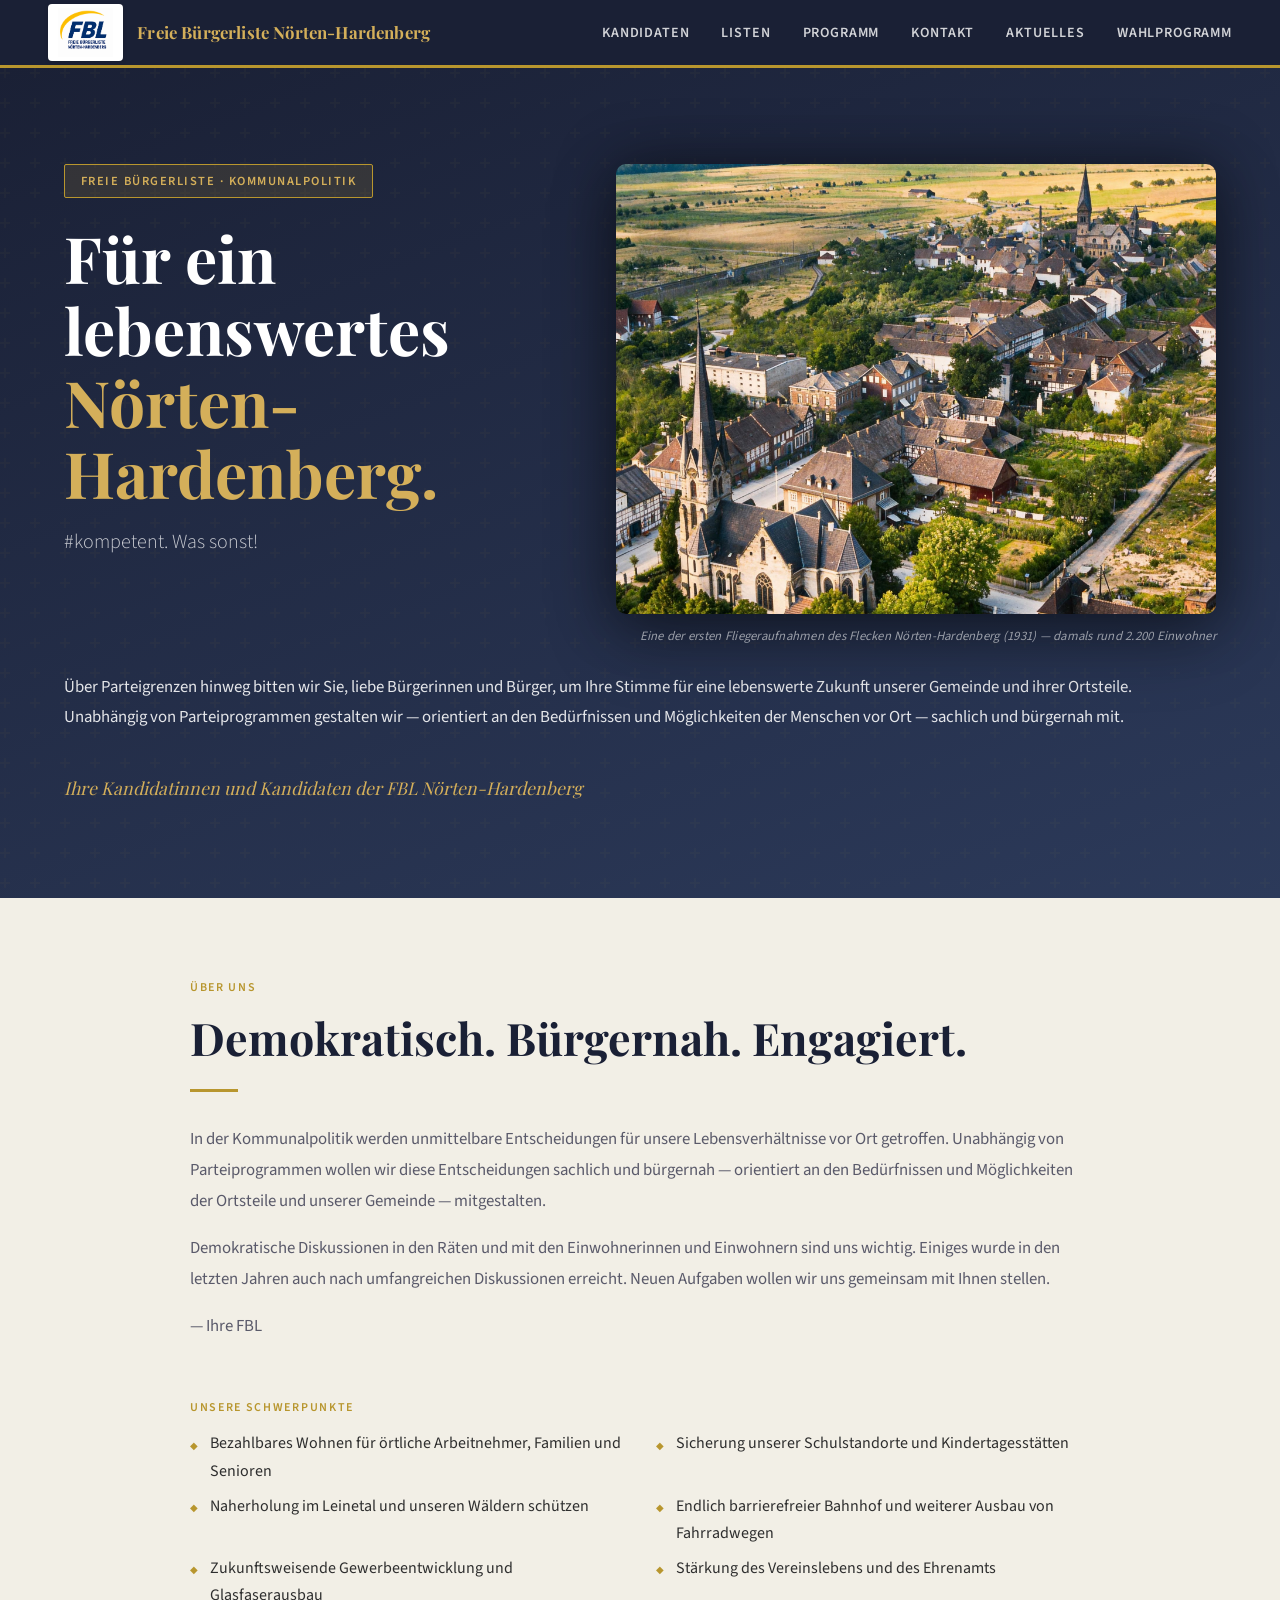
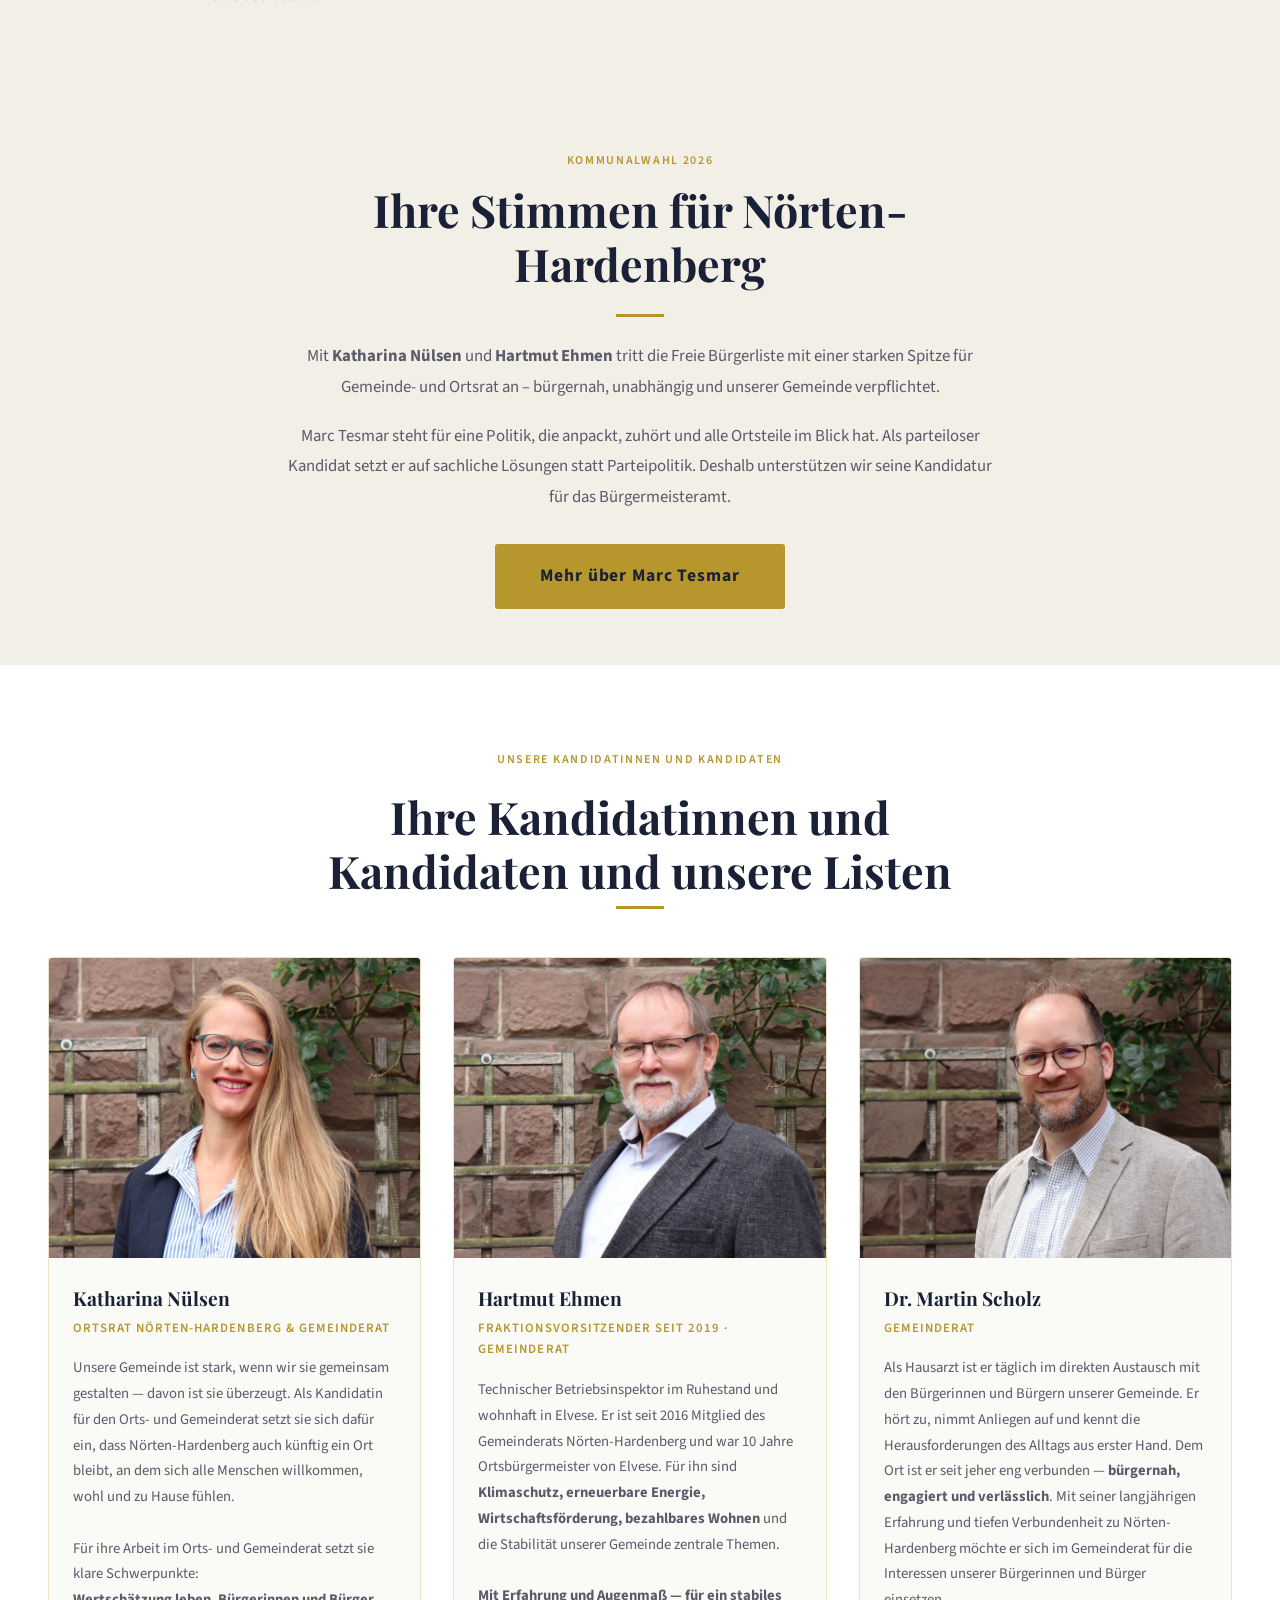
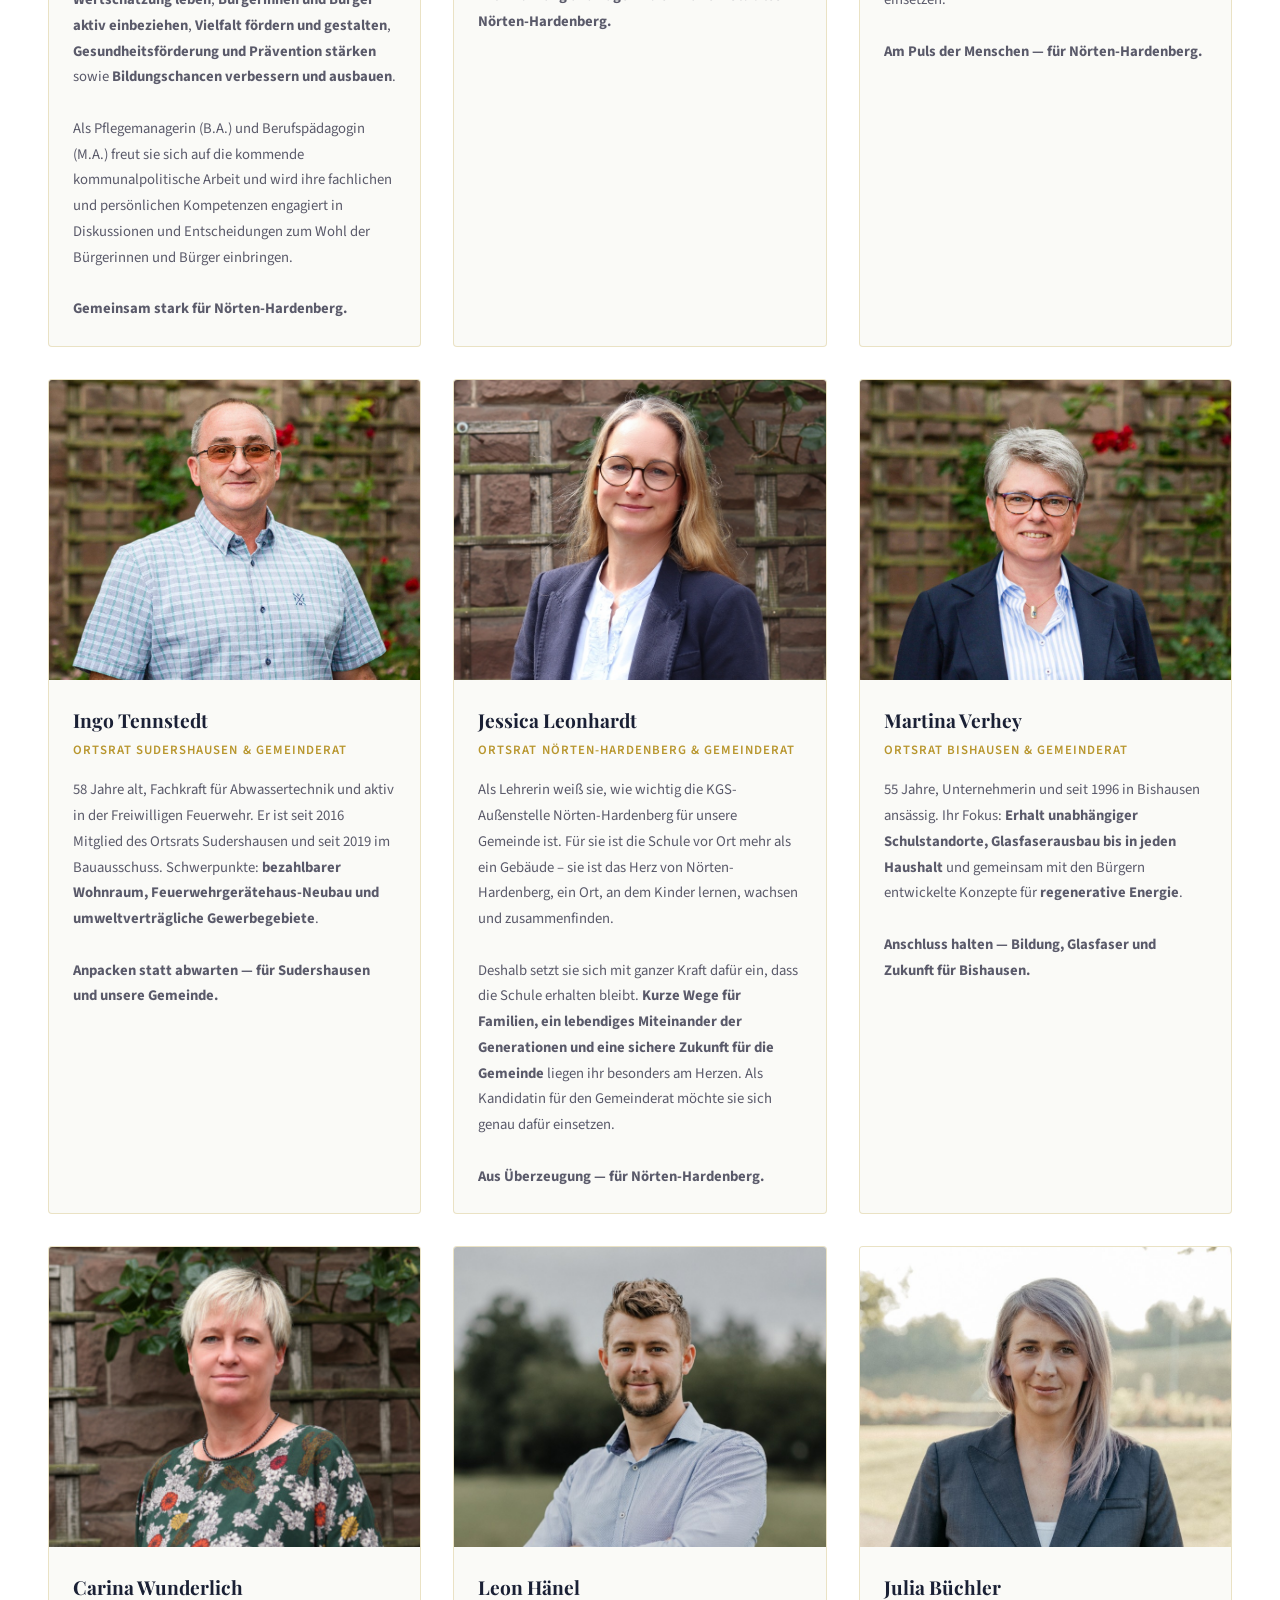
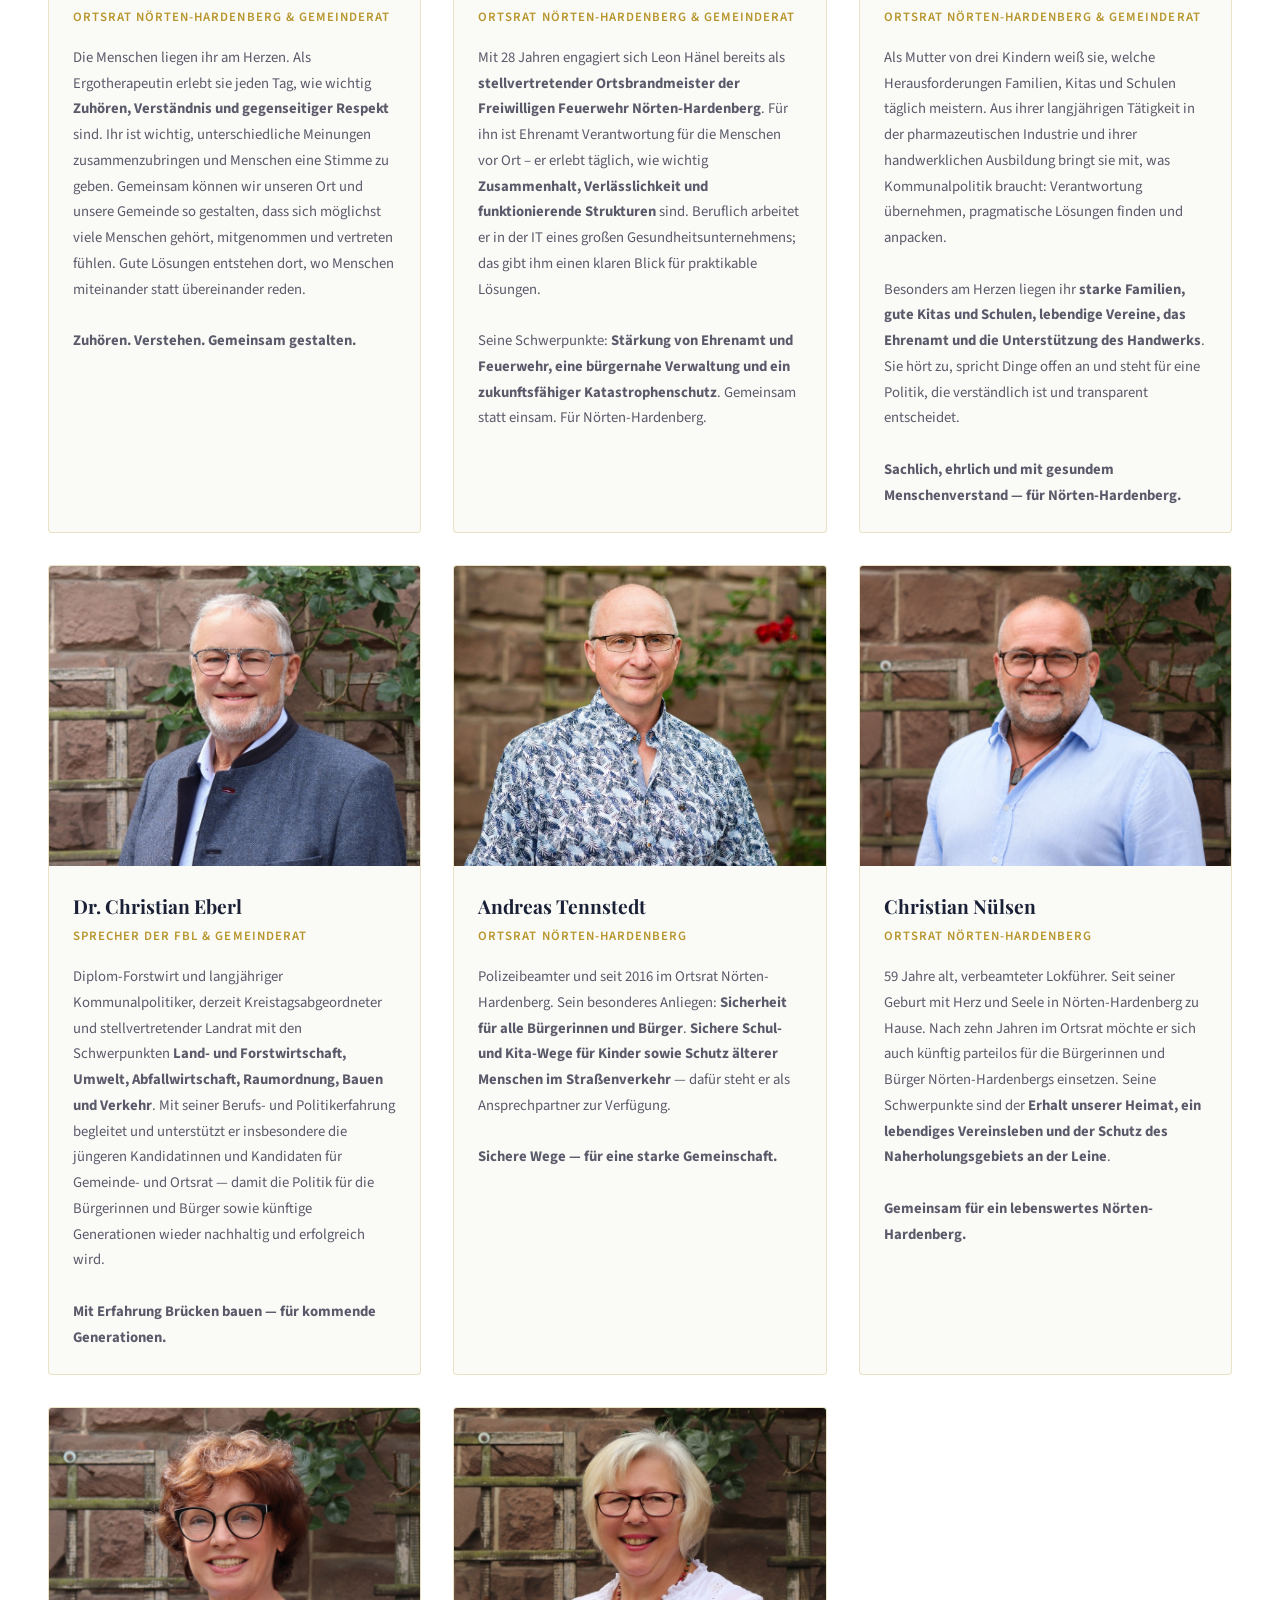
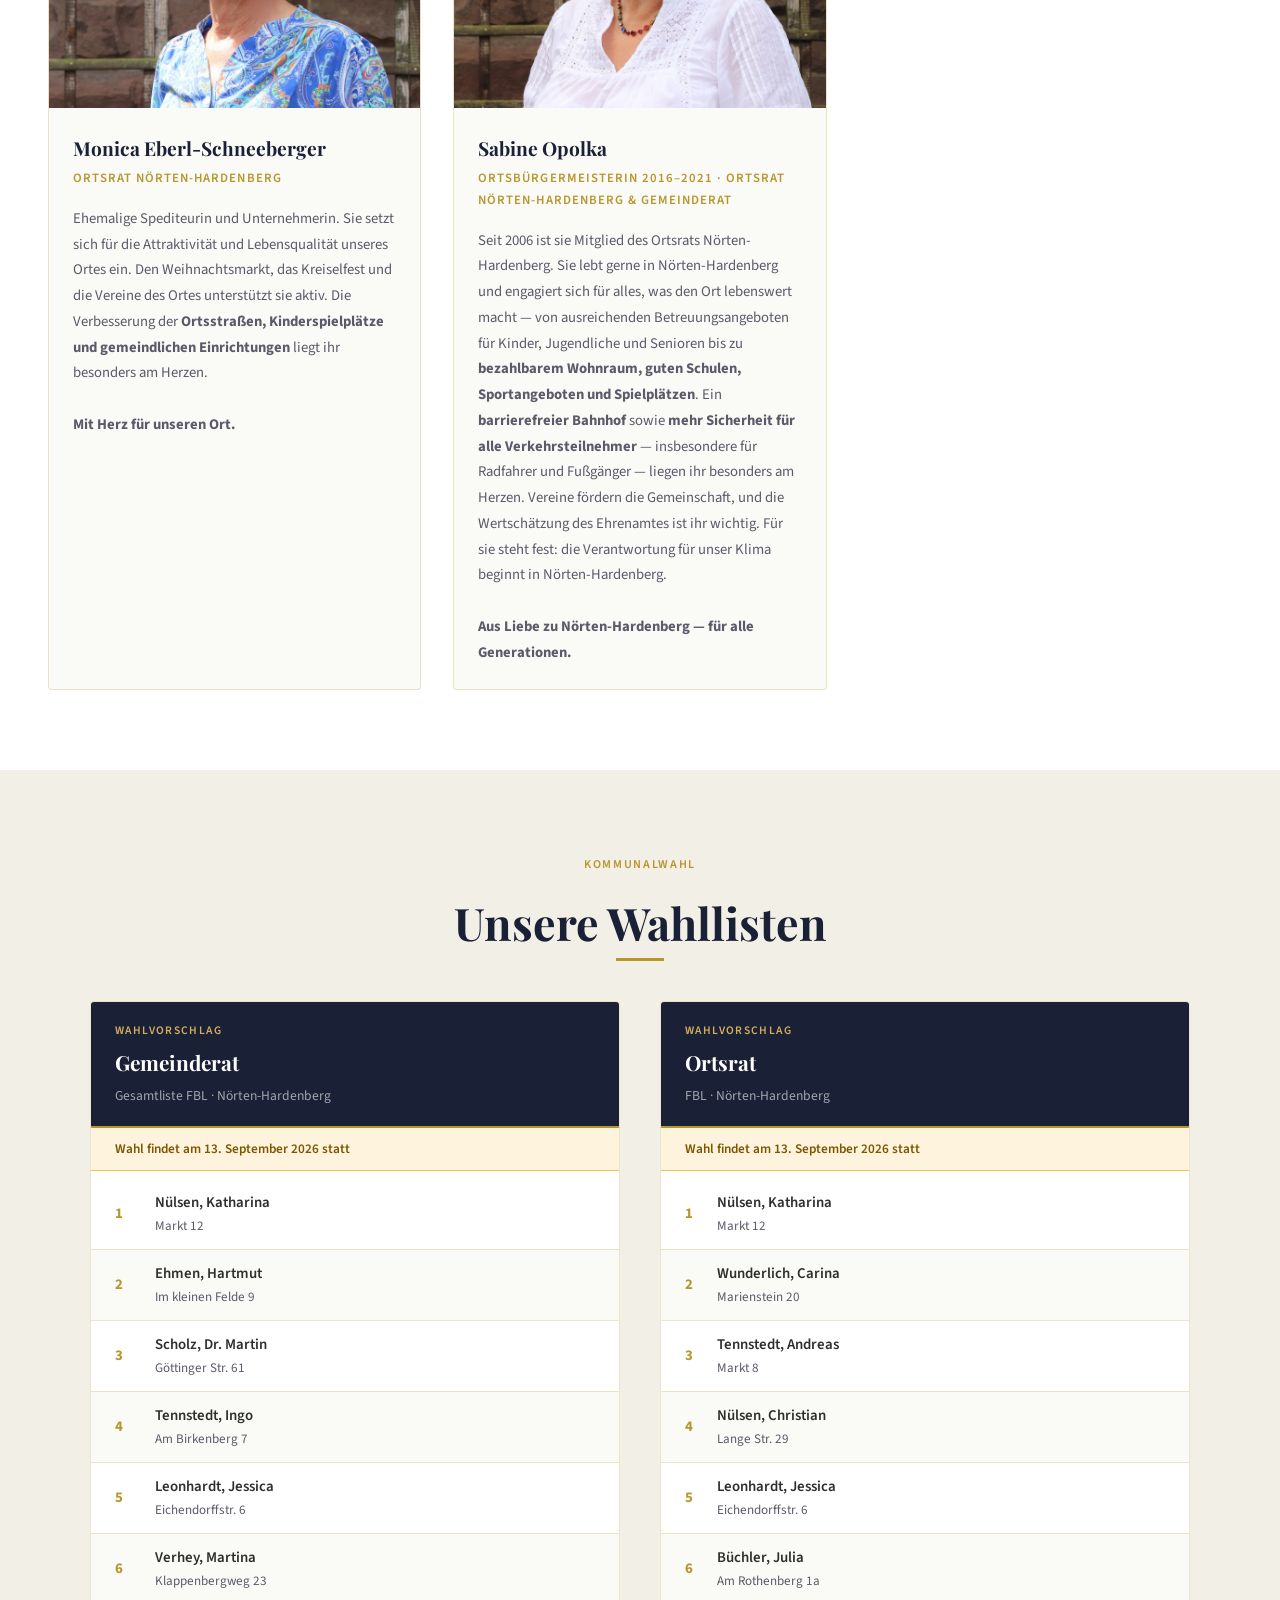
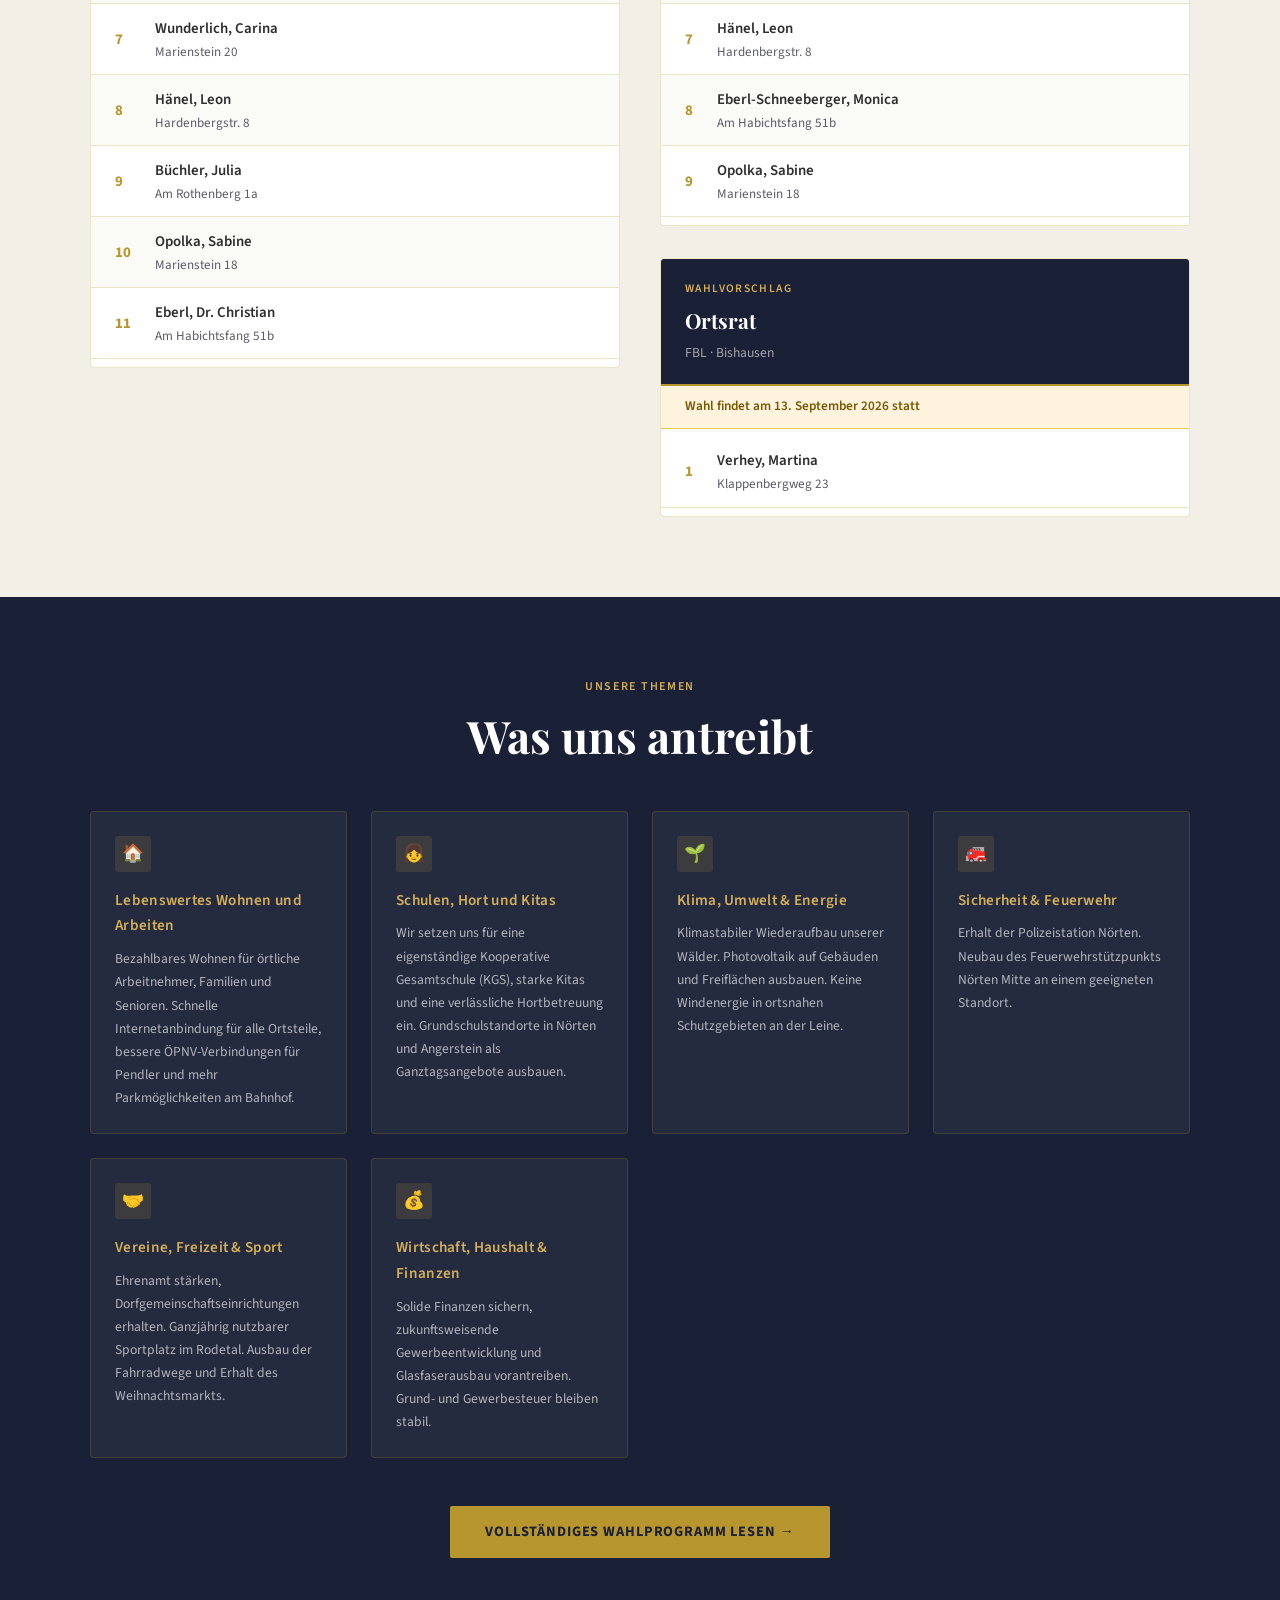
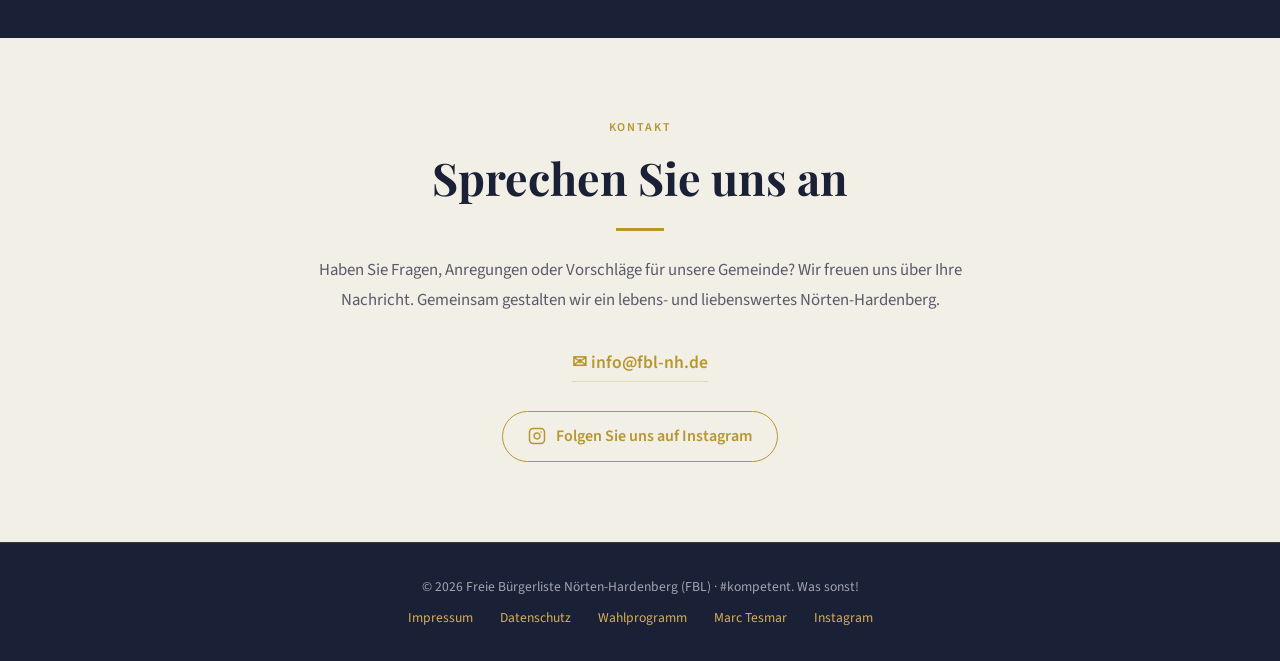
<file: index.html>
<!DOCTYPE html>
<html lang="de">
<head>
<meta charset="UTF-8">
<meta http-equiv="Content-Type" content="text/html; charset=UTF-8">
<meta http-equiv="X-UA-Compatible" content="IE=edge">
<meta name="viewport" content="width=device-width, initial-scale=1.0">
<meta name="robots" content="index, follow">
<meta name="google-site-verification" content="BM6h_R5bqLzsdIXKJ0d6WZlgbGO-ZKQSl4t8DhfO24Y" />

<!-- SEO: Title & Description -->
<title>FBL Nörten-Hardenberg – Freie Bürgerliste | Kommunalwahl 2026</title>
<meta name="description" content="Die Freie Bürgerliste Nörten-Hardenberg (FBL) – bürgernah, unabhängig, kompetent. Unsere Kandidatinnen und Kandidaten für Gemeinderat und Ortsrat bei der Kommunalwahl 2026 im Landkreis Northeim.">
<meta name="keywords" content="FBL, Freie Bürgerliste, Freie Bürgerliste Nörten-Hardenberg, Nörten-Hardenberg, Gemeinderat, Ortsrat, Kommunalwahl 2026, Gemeinderatswahl 2026, Wahl Nörten-Hardenberg 2026, Landkreis Northeim, Gemeinderat Northeim, Niedersachsen, Kommunalpolitik, Wählergemeinschaft, unabhängige Liste, Bürgerinitiative, bürgernah, unabhängig, kompetent, Christian Eberl, Dr. Christian Eberl, Hartmut Ehmen, Martin Scholz, Dr. Martin Scholz, Sabine Opolka, Katharina Nülsen, Monica Eberl-Schneeberger, Andreas Tennstedt, Carina Wunderlich, Ingo Tennstedt, Elvese, Angerstein, Sudershausen, Marienstein, Hardenberg, Nörten, Ortsteil, Feuerwehr Nörten-Hardenberg, Feuerwehrneubau, Bahnhof barrierefrei, Photovoltaik, PV-Anlage, erneuerbare Energie, Trinkwasser, Harzwasserwerke, Wohnraum, bezahlbares Wohnen, Klimaschutz, Wirtschaftsförderung, Schule Nörten-Hardenberg, Novalis Schule, Kita, Kindergarten, Ortsbürgermeister, Fraktionsvorsitzender, Hausarzt Nörten-Hardenberg, FBL wählen, Wahl 2026, Gemeinderatswahl Niedersachsen, Liste 1, Ortsratswahl">
<meta name="author" content="Freie Bürgerliste Nörten-Hardenberg">
<link rel="canonical" href="https://fbl-nh.de/">
<link rel="sitemap" type="application/xml" href="/sitemap.xml">

<!-- Favicons -->
<link rel="icon" type="image/x-icon" href="/favicon.ico">
<link rel="icon" type="image/png" sizes="16x16" href="/favicon-16x16.png">
<link rel="icon" type="image/png" sizes="32x32" href="/favicon-32x32.png">
<link rel="apple-touch-icon" sizes="180x180" href="/apple-touch-icon.png">
<link rel="icon" type="image/png" sizes="192x192" href="/android-chrome-192x192.png">
<link rel="icon" type="image/png" sizes="512x512" href="/android-chrome-512x512.png">
<link rel="manifest" href="/site.webmanifest">
<meta name="theme-color" content="#1A2035">


<!-- Open Graph (Facebook, WhatsApp, LinkedIn) -->
<meta property="og:type" content="website">
<meta property="og:url" content="https://fbl-nh.de/">
<meta property="og:title" content="FBL Nörten-Hardenberg – Freie Bürgerliste | Kommunalwahl 2026">
<meta property="og:description" content="Die Freie Bürgerliste Nörten-Hardenberg – bürgernah, unabhängig, kompetent. Unsere Kandidatinnen und Kandidaten für Gemeinderat und Ortsrat 2026.">
<meta property="og:locale" content="de_DE">

<!-- Strukturierte Daten (Google Rich Results) -->
<script type="application/ld+json">
{
  "@context": "https://schema.org",
  "@type": "PoliticalParty",
  "name": "Freie Bürgerliste Nörten-Hardenberg",
  "alternateName": "FBL Nörten-Hardenberg",
  "url": "https://fbl-nh.de",
  "description": "Bürgernah, unabhängig und kompetent – die Freie Bürgerliste Nörten-Hardenberg tritt zur Kommunalwahl 2026 an.",
  "areaServed": {
    "@type": "AdministrativeArea",
    "name": "Nörten-Hardenberg",
    "containedInPlace": {
      "@type": "AdministrativeArea",
      "name": "Landkreis Northeim"
    }
  }
}
</script>
<!-- Lokal gehostete Schriften – keine Verbindung zu Google -->
<link rel="preload" href="fonts/source-sans-3-latin.woff2" as="font" type="font/woff2" crossorigin>
<link rel="preload" href="fonts/playfair-display-latin.woff2" as="font" type="font/woff2" crossorigin>
<link rel="stylesheet" href="fonts.css">
<style>
  *, *::before, *::after { box-sizing: border-box; margin: 0; padding: 0; }

  :root {
    --gold: #B8962E;
    --gold-light: #D4AF5A;
    --gold-pale: #F5EDD8;
    --dark: #1A2035;
    --mid: #2C3A5A;
    --text: #2E2E2E;
    --text-muted: #5A5A6A;
    --bg: #FAFAF7;
    --bg-section: #F2EFE6;
    --white: #FFFFFF;
    --border: rgba(184,150,46,0.25);
  }

  html { scroll-behavior: smooth; }

  body {
    font-family: 'Source Sans 3', sans-serif;
    font-weight: 400;
    color: var(--text);
    background: var(--bg);
    line-height: 1.7;
  }

  /* ── NAV ── */
  nav {
    position: sticky;
    top: 0;
    z-index: 100;
    background: var(--dark);
    display: flex;
    align-items: center;
    justify-content: space-between;
    padding: 0 3rem;
    height: 68px;
    border-bottom: 3px solid var(--gold);
  }

  .nav-logo {
    display: flex;
    align-items: center;
    text-decoration: none;
    flex-shrink: 0;
    height: 100%;
    padding: 4px 0;
  }
  .nav-logo img {
    height: 100%;
    width: auto;
    max-height: 60px;
    background: #FFFFFF;
    padding: 4px 10px;
    border-radius: 4px;
    box-shadow: 0 1px 4px rgba(0,0,0,0.15);
    display: block;
  }
  .nav-logo-text {
    display: inline-block;
    font-family: "Playfair Display", serif;
    font-size: 1.05rem;
    font-weight: 700;
    color: var(--gold-light);
    margin-left: 14px;
    white-space: nowrap;
    letter-spacing: 0.01em;
    line-height: 1;
  }

  .nav-links {
    display: flex;
    gap: 2rem;
    list-style: none;
  }

  .nav-links a {
    color: rgba(255,255,255,0.8);
    text-decoration: none;
    font-size: 0.88rem;
    font-weight: 600;
    letter-spacing: 0.06em;
    text-transform: uppercase;
    transition: color 0.2s;
  }

  .nav-links a:hover { color: var(--gold-light); }

  /* ── HAMBURGER ── */
  .nav-toggle {
    display: none;
    flex-direction: column;
    justify-content: center;
    gap: 5px;
    background: none;
    border: none;
    cursor: pointer;
    padding: 6px;
    z-index: 200;
  }

  .nav-toggle span {
    display: block;
    width: 24px;
    height: 2px;
    background: var(--gold-light);
    border-radius: 2px;
    transition: transform 0.3s, opacity 0.3s;
  }

  .nav-toggle.open span:nth-child(1) { transform: translateY(7px) rotate(45deg); }
  .nav-toggle.open span:nth-child(2) { opacity: 0; }
  .nav-toggle.open span:nth-child(3) { transform: translateY(-7px) rotate(-45deg); }

  /* Mobile menu overlay */
  .nav-mobile {
    display: none;
    position: fixed;
    top: 70px;
    left: 0; right: 0;
    background: var(--dark);
    border-top: 1px solid rgba(184,150,46,0.3);
    border-bottom: 2px solid var(--gold);
    z-index: 99;
    padding: 1rem 0;
  }

  .nav-mobile.open { display: block; }

  .nav-mobile li {
    list-style: none;
    border-bottom: 1px solid rgba(255,255,255,0.06);
  }

  .nav-mobile li:last-child { border-bottom: none; }

  .nav-mobile a {
    display: block;
    padding: 0.9rem 2rem;
    color: rgba(255,255,255,0.85);
    text-decoration: none;
    font-size: 0.95rem;
    font-weight: 600;
    letter-spacing: 0.06em;
    text-transform: uppercase;
    transition: color 0.2s, background 0.2s;
  }

  .nav-mobile a:hover {
    color: var(--gold-light);
    background: rgba(255,255,255,0.04);
  }

  /* ── HERO ── */
  .hero {
    background: linear-gradient(160deg, var(--dark) 0%, var(--mid) 100%);
    min-height: 88vh;
    display: flex;
    align-items: center;
    justify-content: center;
    position: relative;
    overflow: visible;
    padding: 5rem 3rem;
  }

  .hero::before {
    content: '';
    position: absolute;
    inset: 0;
    background: url("data:image/svg+xml,%3Csvg width='60' height='60' viewBox='0 0 60 60' xmlns='http://www.w3.org/2000/svg'%3E%3Cg fill='none' fill-rule='evenodd'%3E%3Cg fill='%23B8962E' fill-opacity='0.04'%3E%3Cpath d='M36 34v-4h-2v4h-4v2h4v4h2v-4h4v-2h-4zm0-30V0h-2v4h-4v2h4v4h2V6h4V4h-4zM6 34v-4H4v4H0v2h4v4h2v-4h4v-2H6zM6 4V0H4v4H0v2h4v4h2V6h4V4H6z'/%3E%3C/g%3E%3C/g%3E%3C/svg%3E") repeat;
    opacity: 1;
  }

  .hero-inner {
    position: relative;
    max-width: 860px;
    width: 100%;
    margin: 0 auto;
  }

  .hero-inner.has-media {
    max-width: 1240px;
    display: grid;
    grid-template-columns: 0.92fr 1.08fr;
    gap: 1.5rem 2.5rem;
    align-items: start;
  }

  .hero-media {
    position: relative;
    align-self: start;
  }

  .hero-media-caption {
    margin-top: 0.75rem;
    font-size: 0.8rem;
    font-style: italic;
    color: rgba(255,255,255,0.55);
    text-align: right;
    letter-spacing: 0.02em;
  }

  .hero-media img {
    display: block;
    width: 100%;
    height: 100%;
    object-fit: cover;
    aspect-ratio: 4 / 3;
    border-radius: 10px;
    box-shadow: 0 0 60px rgba(0,0,0,0.45), 0 25px 70px rgba(0,0,0,0.3);
  }

  .hero-fullrow {
    grid-column: 1 / -1;
  }

  .hero-badge {
    display: inline-block;
    background: rgba(184,150,46,0.15);
    border: 1px solid var(--gold);
    color: var(--gold-light);
    font-size: 0.78rem;
    font-weight: 600;
    letter-spacing: 0.12em;
    text-transform: uppercase;
    padding: 0.35rem 1rem;
    border-radius: 2px;
    margin-bottom: 1.5rem;
  }

  .hero h1 {
    font-family: 'Playfair Display', serif;
    font-size: clamp(2.8rem, 5vw, 5.5rem);
    color: var(--white);
    font-weight: 700;
    line-height: 1.12;
    margin-bottom: 1rem;
  }

  .hero h1 span {
    color: var(--gold-light);
    display: block;
  }

  .hero-tagline {
    font-size: 1.25rem;
    color: rgba(255,255,255,0.75);
    font-weight: 300;
    margin-bottom: 2.5rem;
    max-width: 580px;
  }

  .hero-body {
    color: rgba(255,255,255,0.88);
    font-size: 1.05rem;
    max-width: 560px;
    margin-bottom: 2.5rem;
    line-height: 1.8;
  }

  .hero-sig {
    font-family: 'Playfair Display', serif;
    font-size: 1.1rem;
    color: var(--gold-light);
    font-style: italic;
  }

  .hero-decor {
    display: none;
  }

  .hero-decor::after {
    content: '';
    position: absolute;
    inset: 30px;
    border-radius: 50%;
    border: 1px solid rgba(184,150,46,0.12);
  }

  /* ── SECTION SHARED ── */
  section { padding: 5rem 3rem; }

  .section-label {
    font-size: 0.75rem;
    font-weight: 600;
    letter-spacing: 0.14em;
    text-transform: uppercase;
    color: var(--gold);
    margin-bottom: 0.75rem;
  }

  .section-title {
    font-family: 'Playfair Display', serif;
    font-size: clamp(1.8rem, 3.5vw, 2.8rem);
    color: var(--dark);
    font-weight: 700;
    line-height: 1.2;
    margin-bottom: 1.5rem;
  }

  .divider {
    width: 48px;
    height: 3px;
    background: var(--gold);
    margin-bottom: 2rem;
  }

  /* ── INTRO ── */
  .intro { background: var(--bg-section); }
  @media (min-width: 1200px) {
    .intro { padding: 5rem 4rem; }
    .hero { padding: 6rem 4rem; }
    .hero-inner { max-width: 960px; }
  }

  .intro-grid {
    display: flex;
    flex-direction: column;
    gap: 2.5rem;
    max-width: 900px;
    margin: 0 auto;
  }

  .intro-text p {
    color: var(--text-muted);
    font-size: 1.05rem;
    margin-bottom: 1rem;
    line-height: 1.85;
  }

  .values-list {
    list-style: none;
    display: flex;
    flex-direction: column;
    gap: 1rem;
  }

  .values-list li {
    display: flex;
    align-items: flex-start;
    gap: 0.75rem;
    font-size: 1rem;
    color: var(--text);
  }

  .values-list li::before {
    content: '◆';
    color: var(--gold);
    font-size: 0.6rem;
    margin-top: 0.45rem;
    flex-shrink: 0;
  }

  /* ── KANDIDATEN ── */
  .kandidaten { background: var(--white); }

  .kandidaten-grid {
    display: grid;
    grid-template-columns: repeat(auto-fill, minmax(300px, 1fr));
    gap: 2rem;
    max-width: 1200px;
    margin: 3rem auto 0;
  }

  .kand-card {
    background: var(--bg);
    border: 1px solid var(--border);
    border-radius: 4px;
    overflow: hidden;
    transition: transform 0.25s, box-shadow 0.25s;
  }

  .kand-card:hover {
    transform: translateY(-4px);
    box-shadow: 0 12px 40px rgba(26,32,53,0.12);
  }

  .kand-img-wrap {
    width: 100%;
    height: 300px;
    background: var(--bg-section);
    overflow: hidden;
    display: flex;
    align-items: center;
    justify-content: center;
    position: relative;
  }

  .kand-img-wrap img {
    width: 100%;
    height: 100%;
    object-fit: cover;
    object-position: center 22%;
    display: block;
    transition: transform 0.4s ease;
  }

  .kand-card:hover .kand-img-wrap img {
  }

  .kand-initials {
    font-family: 'Playfair Display', serif;
    font-size: 3.5rem;
    font-weight: 700;
    color: var(--gold);
    opacity: 0.6;
    letter-spacing: -0.02em;
  }

  .kand-body { padding: 1.5rem; }

  .kand-name {
    font-family: 'Playfair Display', serif;
    font-size: 1.2rem;
    color: var(--dark);
    font-weight: 700;
    margin-bottom: 0.2rem;
  }

  .kand-role {
    font-size: 0.8rem;
    font-weight: 600;
    letter-spacing: 0.08em;
    text-transform: uppercase;
    color: var(--gold);
    margin-bottom: 1rem;
  }

  .kand-text {
    font-size: 0.92rem;
    color: var(--text-muted);
    line-height: 1.75;
  }

  /* ── PROGRAMM ── */
  .programm { background: var(--dark); }

  .programm .section-title { color: var(--white); }
  .programm .section-label { color: var(--gold-light); }

  .themen-grid {
    display: grid;
    grid-template-columns: repeat(auto-fill, minmax(220px, 1fr));
    gap: 1.5rem;
    max-width: 1100px;
    margin: 3rem auto 0;
  }

  .thema-card {
    background: rgba(255,255,255,0.05);
    border: 1px solid rgba(184,150,46,0.2);
    border-radius: 4px;
    padding: 1.5rem;
    transition: background 0.2s;
  }

  .thema-card:hover { background: rgba(255,255,255,0.08); }

  .thema-icon {
    width: 36px;
    height: 36px;
    background: rgba(184,150,46,0.15);
    border-radius: 3px;
    display: flex;
    align-items: center;
    justify-content: center;
    margin-bottom: 1rem;
    font-size: 1.1rem;
  }

  .thema-title {
    color: var(--gold-light);
    font-weight: 600;
    font-size: 0.95rem;
    margin-bottom: 0.5rem;
    letter-spacing: 0.02em;
  }

  .thema-text {
    font-size: 0.85rem;
    color: rgba(255,255,255,0.65);
    line-height: 1.7;
  }

  .prog-cta {
    text-align: center;
    margin-top: 3rem;
  }

  .btn-gold {
    display: inline-block;
    background: var(--gold);
    color: var(--dark);
    text-decoration: none;
    font-weight: 700;
    font-size: 0.9rem;
    letter-spacing: 0.06em;
    text-transform: uppercase;
    padding: 0.85rem 2.2rem;
    border-radius: 2px;
    transition: background 0.2s;
  }

  .btn-gold:hover { background: var(--gold-light); }

  /* ── KONTAKT ── */
  .kontakt { background: var(--bg-section); }

  .kontakt-inner {
    max-width: 700px;
    margin: 0 auto;
    text-align: center;
  }

  .kontakt-email {
    display: inline-flex;
    align-items: center;
    gap: 0.5rem;
    color: var(--gold);
    font-size: 1.1rem;
    font-weight: 600;
    text-decoration: none;
    border-bottom: 1px solid var(--border);
    padding-bottom: 0.2rem;
    transition: color 0.2s;
    margin-top: 2rem;
  }

  .kontakt-email:hover { color: var(--dark); }

  /* ── FOOTER ── */
  footer {
    background: var(--dark);
    color: rgba(255,255,255,0.6);
    text-align: center;
    padding: 2rem 3rem;
    font-size: 0.85rem;
    border-top: 1px solid rgba(184,150,46,0.2);
  }

  footer a {
    color: var(--gold-light);
    text-decoration: none;
    margin: 0 0.75rem;
  }

  footer a:hover { text-decoration: underline; }

  .footer-links { margin-top: 0.5rem; }

  /* ════════════════════════════════════════
     RESPONSIVE — Mobile First
     320px  Smartphone klein
     480px  Smartphone groß
     768px  Tablet
     1024px Desktop
     ════════════════════════════════════════ */

  /* ── TABLET (bis 1024px) ── */
  @media (max-width: 1024px) {
    nav { padding: 0 2rem; }
    .nav-links { gap: 1.4rem; }
    .hero { padding: 4rem 2rem; }
    section { padding: 4rem 2rem; }
    .hero { padding: 4rem 2.5rem; }
    .hero-inner.has-media {
      grid-template-columns: 1fr;
      gap: 2rem;
    }
    .hero-media img {
      aspect-ratio: 16 / 9;
      box-shadow: 0 15px 40px rgba(0,0,0,0.3);
    }
    .kandidaten-grid { grid-template-columns: repeat(2, 1fr); gap: 1.5rem; }
    .themen-grid { grid-template-columns: repeat(2, 1fr); }
  }

  /* ── TABLET SCHMAL / GROSSES SMARTPHONE (bis 768px) ── */
  @media (max-width: 768px) {
    .nav-logo-text { display: none; }
    /* Navigation */
    nav { padding: 0 1.2rem; height: 60px; }
    .nav-links { display: none; }
    .nav-toggle { display: flex; }
    .nav-mobile { top: 62px; }

    /* Hero */
    .hero {
      padding: 3rem 1.2rem 3.5rem;
      min-height: auto;
      align-items: flex-start;
    }
    .hero-decor { display: none; }
    .hero-badge { font-size: 0.72rem; padding: 0.3rem 0.8rem; margin-bottom: 1rem; }
    .hero h1 { font-size: clamp(2rem, 8vw, 3rem); margin-bottom: 0.75rem; }
    .hero-tagline { font-size: 1.05rem; margin-bottom: 1.5rem; }
    .hero-body { font-size: 0.98rem; margin-bottom: 1.5rem; line-height: 1.75; }
    .hero-sig { font-size: 0.95rem; }

    /* Sections */
    section { padding: 3rem 1.2rem; }
    .section-title { font-size: clamp(1.5rem, 5vw, 2rem); }

    /* Intro */


    /* Kandidaten — 1 Spalte, kompaktere Karten */
    .kandidaten-grid { grid-template-columns: 1fr; gap: 1rem; margin-top: 2rem; }
    .kand-img-wrap { height: 140px; }
    .kand-initials { font-size: 2.8rem; }
    .kand-body { padding: 1rem 1.2rem; }
    .kand-name { font-size: 1.05rem; }
    .kand-text { font-size: 0.9rem; }

    /* Programm */
    .themen-grid { grid-template-columns: 1fr 1fr; gap: 1rem; margin-top: 2rem; }

    /* Kontakt */
    .kontakt-inner { padding: 0 0.5rem; }
    .kontakt-email { font-size: 1rem; }

    /* Footer */
    footer { padding: 1.5rem 1.2rem; font-size: 0.8rem; }
    .footer-links {
      display: flex;
      flex-direction: column;
      gap: 0.5rem;
      margin-top: 0.75rem;
    }
    footer a { margin: 0; }
  }

  /* ── SMARTPHONE (bis 480px) ── */
  @media (max-width: 480px) {
    /* Navigation */
    nav { padding: 0 1rem; height: 56px; }
    .nav-logo img { max-height: 42px; }
    .nav-mobile { top: 58px; }

    /* Hero */
    .hero { padding: 2.5rem 1rem 3rem; }
    .hero h1 { font-size: clamp(1.75rem, 9vw, 2.5rem); line-height: 1.15; }
    .hero-tagline { font-size: 0.95rem; }
    .hero-body { font-size: 0.93rem; }

    /* Sections */
    section { padding: 2.5rem 1rem; }

    /* Kandidaten — Foto oben, volle Breite (wie bei mittelgroßen Screens) */
    .kand-img-wrap {
      height: 190px;
      border-radius: 0;
    }
    .kand-initials { font-size: 2rem; }
    .kand-body { padding: 0.9rem 1rem; }
    .kand-name { font-size: 0.98rem; }
    .kand-role { font-size: 0.7rem; margin-bottom: 0.5rem; }
    .kand-text { font-size: 0.85rem; line-height: 1.6; }

    /* Programm — 1 Spalte auf kleinen Handys */
    .themen-grid { grid-template-columns: 1fr; gap: 0.85rem; }
    .thema-card { padding: 1.1rem; display: flex; gap: 1rem; align-items: flex-start; }
    .thema-icon { flex-shrink: 0; margin-bottom: 0; width: 32px; height: 32px; font-size: 1rem; }
    .thema-content { flex: 1; }

    /* Intro Schwerpunkte */
    .values-list li { font-size: 0.93rem; }

    /* Button */
    .btn-gold {
      display: block;
      text-align: center;
      padding: 1rem;
      font-size: 0.85rem;
    }
  }

  /* ── SEHR KLEINES SMARTPHONE (bis 360px) ── */
  @media (max-width: 360px) {
    .nav-logo { font-size: 0.9rem; }
    .hero h1 { font-size: 1.6rem; }
    .hero-badge { display: none; }
    .kand-initials { font-size: 1.7rem; }
  }

  /* ── TOUCH-GERÄTE: Hover-Effekte deaktivieren ── */
  @media (hover: none) {
    .kand-card:hover { transform: none; box-shadow: none; }
    .thema-card:hover { background: rgba(255,255,255,0.05); }
    .btn-gold:hover { background: var(--gold); }
    .kontakt-email:hover { color: var(--gold); }
  }

  /* ── LANDSCAPE SMARTPHONE ── */
  @media (max-width: 768px) and (orientation: landscape) {
    .hero { min-height: auto; padding: 2rem 2rem; }
    .hero h1 { font-size: clamp(1.6rem, 5vw, 2.2rem); }
    .kand-img-wrap { height: 190px; }
  }
</style>
</head>
<body>

<!-- NAV -->
<nav>
  <a href="#" class="nav-logo"><img src="Bilder/fbl_logo.png" alt="FBL Logo"><span class="nav-logo-text">Freie Bürgerliste Nörten-Hardenberg</span></a>

  <!-- Desktop Links -->
  <ul class="nav-links">
    <li><a href="#kandidaten">Kandidaten</a></li>
    <li><a href="#wahllisten">Listen</a></li>
    <li><a href="#programm">Programm</a></li>
    <li><a href="#kontakt">Kontakt</a></li>
    <li><a href="aktuelles.html">Aktuelles</a></li>
    <li><a href="wahlprogramm.html">Wahlprogramm</a></li>
  </ul>

  <!-- Hamburger Button (mobile only) -->
  <button class="nav-toggle" id="navToggle" aria-label="Menü öffnen">
    <span></span>
    <span></span>
    <span></span>
  </button>
</nav>

<!-- Mobile Dropdown Menu -->
<ul class="nav-mobile" id="navMobile">
  <li><a href="#kandidaten" class="nav-mobile-link">Kandidaten</a></li>
  <li><a href="#wahllisten" class="nav-mobile-link">Listen</a></li>
  <li><a href="#programm" class="nav-mobile-link">Programm</a></li>
  <li><a href="#kontakt" class="nav-mobile-link">Kontakt</a></li>
  <li><a href="aktuelles.html" class="nav-mobile-link">Aktuelles</a></li>
  <li><a href="wahlprogramm.html">Wahlprogramm</a></li>
</ul>

<!-- HERO -->
<section class="hero">
  <div class="hero-decor"></div>
  <div class="hero-inner has-media">
    <div>
      <div class="hero-badge">Freie Bürgerliste · Kommunalpolitik</div>
      <h1>
        Für ein lebenswertes
        <span>Nörten-Hardenberg.</span>
      </h1>
      <p class="hero-tagline">#kompetent. Was sonst!</p>
    </div>
    <div class="hero-media">
      <img src="Bilder/NH_von_oben.jpg" alt="Historische Fliegeraufnahme des Flecken Nörten-Hardenberg von 1931" loading="lazy">
      <p class="hero-media-caption">Eine der ersten Fliegeraufnahmen des Flecken Nörten-Hardenberg (1931) — damals rund 2.200 Einwohner</p>
    </div>
    <div class="hero-fullrow">
      <p class="hero-body" style="max-width: none;">
        Über Parteigrenzen hinweg bitten wir Sie, liebe Bürgerinnen und Bürger,
        um Ihre Stimme für eine lebenswerte Zukunft unserer Gemeinde und ihrer Ortsteile.
        Unabhängig von Parteiprogrammen gestalten wir — orientiert an den
        Bedürfnissen und Möglichkeiten der Menschen vor Ort — sachlich und bürgernah mit.
      </p>
      <p class="hero-sig">Ihre Kandidatinnen und Kandidaten der FBL Nörten-Hardenberg</p>
    </div>
  </div>
</section>

<!-- INTRO -->
<section class="intro" id="ueber">
  <div class="intro-grid">
    <div class="intro-left">
      <div class="section-label">Über uns</div>
      <h2 class="section-title">Demokratisch. Bürgernah. Engagiert.</h2>
      <div class="divider"></div>
      <div class="intro-text">
        <p>
          In der Kommunalpolitik werden unmittelbare Entscheidungen für unsere
          Lebensverhältnisse vor Ort getroffen. Unabhängig von Parteiprogrammen wollen
          wir diese Entscheidungen sachlich und bürgernah — orientiert an den Bedürfnissen
          und Möglichkeiten der Ortsteile und unserer Gemeinde — mitgestalten.
        </p>
        <p>
          Demokratische Diskussionen in den Räten und mit den Einwohnerinnen und Einwohnern
          sind uns wichtig. Einiges wurde in den letzten Jahren auch nach umfangreichen
          Diskussionen erreicht. Neuen Aufgaben wollen wir uns gemeinsam mit Ihnen stellen.
        </p>
        <p>— Ihre FBL</p>
      </div>
    </div>
    <div class="intro-right">
      <div class="section-label">Unsere Schwerpunkte</div>
      <ul class="values-list" style="display: grid; grid-template-columns: repeat(auto-fill, minmax(320px, 1fr)); gap: 0.5rem 2rem; list-style: none; margin: 0;">
        <li>Bezahlbares Wohnen für örtliche Arbeitnehmer, Familien und Senioren</li>
        <li>Sicherung unserer Schulstandorte und Kindertagesstätten</li>
        <li>Naherholung im Leinetal und unseren Wäldern schützen</li>
        <li>Endlich barrierefreier Bahnhof und weiterer Ausbau von Fahrradwegen</li>
        <li>Zukunftsweisende Gewerbeentwicklung und Glasfaserausbau</li>
        <li>Stärkung des Vereinslebens und des Ehrenamts</li>
      </ul>
    </div>
  </div>
</section>

<!-- BÜRGERMEISTEREMPFEHLUNG -->
<section style="padding: 3.5rem 1.5rem; text-align: center; background: var(--bg-section);">
  <div style="max-width: 720px; margin: 0 auto;">
    <div class="section-label" style="display:inline-block;">Kommunalwahl 2026</div>
    <h2 class="section-title">Ihre Stimmen für Nörten-Hardenberg</h2>
    <div class="divider" style="margin: 0 auto 1.5rem;"></div>
    <p style="color: var(--text-muted); font-size: 1.05rem; line-height: 1.8;">
      Mit <b>Katharina Nülsen</b> und <b>Hartmut Ehmen</b> tritt die Freie Bürgerliste
      mit einer starken Spitze für Gemeinde- und Ortsrat an – bürgernah, unabhängig und
      unserer Gemeinde verpflichtet.
    </p>
    <p style="color: var(--text-muted); font-size: 1.05rem; line-height: 1.8; margin-top: 1.2rem;">
      Marc Tesmar steht für eine Politik, die anpackt, zuhört und alle Ortsteile im Blick
      hat. Als parteiloser Kandidat setzt er auf sachliche Lösungen statt Parteipolitik.
      Deshalb unterstützen wir seine Kandidatur für das Bürgermeisteramt.
    </p>
    <a href="https://marctesmar.de" target="_blank" rel="noopener" style="display:inline-block; margin-top: 2rem; background: var(--gold); color: var(--dark); font-weight: 700; font-size: 1.1rem; letter-spacing: 0.05em; padding: 1.1rem 2.8rem; border-radius: 3px; text-decoration: none;">
      Mehr über Marc Tesmar
    </a>
  </div>
</section>

<!-- KANDIDATEN -->
<section class="kandidaten" id="kandidaten">
  <div style="text-align:center; margin-bottom: 0.5rem;">
    <div class="section-label" style="display:inline-block;">Unsere Kandidatinnen und Kandidaten</div>
  </div>
  <h2 class="section-title" style="text-align:center; max-width:700px; margin:0 auto 0.5rem;">Ihre Kandidatinnen und Kandidaten und unsere Listen</h2>
  <div class="divider" style="margin: 0 auto 0;"></div>

  <div class="kandidaten-grid">



    <!-- Katharina Nülsen -->
    <div class="kand-card">
      <div class="kand-img-wrap">
        <img src="Bilder/KatharinaNuelsen-scaled.jpg" alt="Foto von Katharina Nülsen" loading="lazy"
             onerror="this.style.display='none';this.nextElementSibling.style.display='flex'"
             style="width:100%;height:100%;object-fit:cover;object-position: center 20%;">
        <div class="kand-initials" style="display:none;">KN</div>
      </div>
      <div class="kand-body">
        <div class="kand-name">Katharina Nülsen</div>
        <div class="kand-role">Ortsrat Nörten-Hardenberg & Gemeinderat</div>
        <p class="kand-text">
          Unsere Gemeinde ist stark, wenn wir sie gemeinsam gestalten — davon ist sie überzeugt. Als Kandidatin für den Orts- und Gemeinderat setzt sie sich dafür ein, dass Nörten-Hardenberg auch künftig ein Ort bleibt, an dem sich alle Menschen willkommen, wohl und zu Hause fühlen.<br/><br/>Für ihre Arbeit im Orts- und Gemeinderat setzt sie klare Schwerpunkte:<br/><b>Wertschätzung leben</b>, <b>Bürgerinnen und Bürger aktiv einbeziehen</b>, <b>Vielfalt fördern und gestalten</b>, <b>Gesundheitsförderung und Prävention stärken</b> sowie <b>Bildungschancen verbessern und ausbauen</b>.<br/><br/>Als Pflegemanagerin (B.A.) und Berufspädagogin (M.A.) freut sie sich auf die kommende kommunalpolitische Arbeit und wird ihre fachlichen und persönlichen Kompetenzen engagiert in Diskussionen und Entscheidungen zum Wohl der Bürgerinnen und Bürger einbringen.<br/><br/><b>Gemeinsam stark für Nörten-Hardenberg.</b>
        </p>
      </div>
    </div>

    <!-- Hartmut Ehmen -->
    <div class="kand-card">
      <div class="kand-img-wrap">
        <img src="Bilder/HartmutEhmen-scaled.jpg" alt="Foto von Hartmut Ehmen" loading="lazy"
             onerror="this.style.display='none';this.nextElementSibling.style.display='flex'"
             style="width:100%;height:100%;object-fit:cover;object-position: center 20%;">
        <div class="kand-initials" style="display:none;">HE</div>
      </div>
      <div class="kand-body">
        <div class="kand-name">Hartmut Ehmen</div>
        <div class="kand-role">Fraktionsvorsitzender seit 2019 · Gemeinderat</div>
        <p class="kand-text">
          Technischer Betriebsinspektor im Ruhestand und wohnhaft in Elvese. Er ist seit 2016 Mitglied des Gemeinderats Nörten-Hardenberg und war 10 Jahre Ortsbürgermeister von Elvese. Für ihn sind <b>Klimaschutz, erneuerbare Energie, Wirtschaftsförderung, bezahlbares Wohnen</b> und die Stabilität unserer Gemeinde zentrale Themen.<br/><br/><b>Mit Erfahrung und Augenmaß — für ein stabiles Nörten-Hardenberg.</b>
        </p>
      </div>
    </div>

    <!-- Dr. Martin Scholz -->
    <div class="kand-card">
      <div class="kand-img-wrap">
        <img src="Bilder/MartinScholz-scaled.jpg" alt="Foto von Dr. Martin Scholz" loading="lazy"
             onerror="this.style.display='none';this.nextElementSibling.style.display='flex'"
             style="width:100%;height:100%;object-fit:cover;object-position: center 20%;">
        <div class="kand-initials" style="display:none;">MS</div>
      </div>
      <div class="kand-body">
        <div class="kand-name">Dr. Martin Scholz</div>
        <div class="kand-role">Gemeinderat</div>
        <p class="kand-text">
          Als Hausarzt ist er täglich im direkten Austausch mit den Bürgerinnen und Bürgern unserer Gemeinde. Er hört zu, nimmt Anliegen auf und kennt die Herausforderungen des Alltags aus erster Hand. Dem Ort ist er seit jeher eng verbunden — <b>bürgernah, engagiert und verlässlich</b>. Mit seiner langjährigen Erfahrung und tiefen Verbundenheit zu Nörten-Hardenberg möchte er sich im Gemeinderat für die Interessen unserer Bürgerinnen und Bürger einsetzen.<br/><br/><b>Am Puls der Menschen — für Nörten-Hardenberg.</b>
        </p>
      </div>
    </div>

    <!-- Ingo Tennstedt -->
    <div class="kand-card">
      <div class="kand-img-wrap">
        <img src="Bilder/IngoTennstedt-scaled.jpg" alt="Foto von Ingo Tennstedt" loading="lazy"
             onerror="this.style.display='none';this.nextElementSibling.style.display='flex'"
             style="width:100%;height:100%;object-fit:cover;object-position: center 17%;">
        <div class="kand-initials" style="display:none;">IT</div>
      </div>
      <div class="kand-body">
        <div class="kand-name">Ingo Tennstedt</div>
        <div class="kand-role">Ortsrat Sudershausen & Gemeinderat</div>
        <p class="kand-text">
          58 Jahre alt, Fachkraft für Abwassertechnik und aktiv in der Freiwilligen Feuerwehr. Er ist seit 2016 Mitglied des Ortsrats Sudershausen und seit 2019 im Bauausschuss. Schwerpunkte: <b>bezahlbarer Wohnraum, Feuerwehrgerätehaus-Neubau und umweltverträgliche Gewerbegebiete</b>.<br/><br/><b>Anpacken statt abwarten — für Sudershausen und unsere Gemeinde.</b>
        </p>
      </div>
    </div>

    <!-- Jessica Leonhardt -->
    <div class="kand-card">
      <div class="kand-img-wrap">
        <img src="Bilder/JessicaLeonhardt-scaled.jpg" alt="Foto von Jessica Leonhardt" loading="lazy"
             onerror="this.style.display='none';this.nextElementSibling.style.display='flex'"
             style="width:100%;height:100%;object-fit:cover;object-position: center 20%;">
        <div class="kand-initials" style="display:none;">JL</div>
      </div>
      <div class="kand-body">
        <div class="kand-name">Jessica Leonhardt</div>
        <div class="kand-role">Ortsrat Nörten-Hardenberg & Gemeinderat</div>
        <p class="kand-text">
          Als Lehrerin weiß sie, wie wichtig die KGS-Außenstelle Nörten-Hardenberg für unsere Gemeinde ist. Für sie ist die Schule vor Ort mehr als ein Gebäude – sie ist das Herz von Nörten-Hardenberg, ein Ort, an dem Kinder lernen, wachsen und zusammenfinden.<br/><br/>Deshalb setzt sie sich mit ganzer Kraft dafür ein, dass die Schule erhalten bleibt. <b>Kurze Wege für Familien, ein lebendiges Miteinander der Generationen und eine sichere Zukunft für die Gemeinde</b> liegen ihr besonders am Herzen. Als Kandidatin für den Gemeinderat möchte sie sich genau dafür einsetzen.<br/><br/><b>Aus Überzeugung — für Nörten-Hardenberg.</b>
        </p>
      </div>
    </div>

    <!-- Martina Verhey -->
    <div class="kand-card">
      <div class="kand-img-wrap">
        <img src="Bilder/MartinaVerhey-scaled.jpg" alt="Foto von Martina Verhey" loading="lazy"
             onerror="this.style.display='none';this.nextElementSibling.style.display='flex'"
             style="width:100%;height:100%;object-fit:cover;object-position: center 32%; transform: scale(1.15); transform-origin: center 30%;">
        <div class="kand-initials" style="display:none;">MV</div>
      </div>
      <div class="kand-body">
        <div class="kand-name">Martina Verhey</div>
        <div class="kand-role">Ortsrat Bishausen & Gemeinderat</div>
        <p class="kand-text">
          55 Jahre, Unternehmerin und seit 1996 in Bishausen ansässig. Ihr Fokus: <b>Erhalt unabhängiger Schulstandorte, Glasfaserausbau bis in jeden Haushalt</b> und gemeinsam mit den Bürgern entwickelte Konzepte für <b>regenerative Energie</b>.<br/><br/><b>Anschluss halten — Bildung, Glasfaser und Zukunft für Bishausen.</b>
        </p>
      </div>
    </div>

    <!-- Carina Wunderlich -->
    <div class="kand-card">
      <div class="kand-img-wrap">
        <img src="Bilder/CarinaWunderlich-scaled.jpg" alt="Foto von Carina Wunderlich" loading="lazy"
             onerror="this.style.display='none';this.nextElementSibling.style.display='flex'"
             style="width:100%;height:100%;object-fit:cover;object-position: center 19%;">
        <div class="kand-initials" style="display:none;">CW</div>
      </div>
      <div class="kand-body">
        <div class="kand-name">Carina Wunderlich</div>
        <div class="kand-role">Ortsrat Nörten-Hardenberg & Gemeinderat</div>
        <p class="kand-text">
          Die Menschen liegen ihr am Herzen. Als Ergotherapeutin erlebt sie jeden Tag, wie wichtig <b>Zuhören, Verständnis und gegenseitiger Respekt</b> sind. Ihr ist wichtig, unterschiedliche Meinungen zusammenzubringen und Menschen eine Stimme zu geben. Gemeinsam können wir unseren Ort und unsere Gemeinde so gestalten, dass sich möglichst viele Menschen gehört, mitgenommen und vertreten fühlen. Gute Lösungen entstehen dort, wo Menschen miteinander statt übereinander reden.<br/><br/><b>Zuhören. Verstehen. Gemeinsam gestalten.</b>
        </p>
      </div>
    </div>

    <!-- Leon Hänel -->
    <div class="kand-card">
      <div class="kand-img-wrap">
        <img src="Bilder/LeonHaenel-scaled.jpg" alt="Foto von Leon Hänel" loading="lazy"
             onerror="this.style.display='none';this.nextElementSibling.style.display='flex'"
             style="width:100%;height:100%;object-fit:cover;object-position: center 20%;">
        <div class="kand-initials" style="display:none;">LH</div>
      </div>
      <div class="kand-body">
        <div class="kand-name">Leon Hänel</div>
        <div class="kand-role">Ortsrat Nörten-Hardenberg & Gemeinderat</div>
        <p class="kand-text">
          Mit 28 Jahren engagiert sich Leon Hänel bereits als <b>stellvertretender Ortsbrandmeister der Freiwilligen Feuerwehr Nörten-Hardenberg</b>. Für ihn ist Ehrenamt Verantwortung für die Menschen vor Ort – er erlebt täglich, wie wichtig <b>Zusammenhalt, Verlässlichkeit und funktionierende Strukturen</b> sind. Beruflich arbeitet er in der IT eines großen Gesundheitsunternehmens; das gibt ihm einen klaren Blick für praktikable Lösungen.<br/><br/>Seine Schwerpunkte: <b>Stärkung von Ehrenamt und Feuerwehr, eine bürgernahe Verwaltung und ein zukunftsfähiger Katastrophenschutz</b>. Gemeinsam statt einsam. Für Nörten-Hardenberg.
        </p>
      </div>
    </div>

    <!-- Julia Büchler -->
    <div class="kand-card">
      <div class="kand-img-wrap">
        <img src="Bilder/JuliaBuechler-scaled.jpg" alt="Foto von Julia Büchler" loading="lazy"
             onerror="this.style.display='none';this.nextElementSibling.style.display='flex'"
             style="width:100%;height:100%;object-fit:cover;object-position: center 20%;">
        <div class="kand-initials" style="display:none;">JB</div>
      </div>
      <div class="kand-body">
        <div class="kand-name">Julia Büchler</div>
        <div class="kand-role">Ortsrat Nörten-Hardenberg & Gemeinderat</div>
        <p class="kand-text">
          Als Mutter von drei Kindern weiß sie, welche Herausforderungen Familien, Kitas und Schulen täglich meistern. Aus ihrer langjährigen Tätigkeit in der pharmazeutischen Industrie und ihrer handwerklichen Ausbildung bringt sie mit, was Kommunalpolitik braucht: Verantwortung übernehmen, pragmatische Lösungen finden und anpacken.<br/><br/>Besonders am Herzen liegen ihr <b>starke Familien, gute Kitas und Schulen, lebendige Vereine, das Ehrenamt und die Unterstützung des Handwerks</b>. Sie hört zu, spricht Dinge offen an und steht für eine Politik, die verständlich ist und transparent entscheidet.<br/><br/><b>Sachlich, ehrlich und mit gesundem Menschenverstand — für Nörten-Hardenberg.</b>
        </p>
      </div>
    </div>

    <!-- Dr. Christian Eberl -->
    <div class="kand-card">
      <div class="kand-img-wrap">
        <img src="Bilder/ChristianEberl-scaled.jpg" alt="Foto von Dr. Christian Eberl" loading="lazy"
             onerror="this.style.display='none';this.nextElementSibling.style.display='flex'"
             style="width:100%;height:100%;object-fit:cover;object-position: center 20%;">
        <div class="kand-initials" style="display:none;">CE</div>
      </div>
      <div class="kand-body">
        <div class="kand-name">Dr. Christian Eberl</div>
        <div class="kand-role">Sprecher der FBL & Gemeinderat</div>
        <p class="kand-text">
          Diplom-Forstwirt und langjähriger Kommunalpolitiker, derzeit Kreistagsabgeordneter und stellvertretender Landrat mit den Schwerpunkten <b>Land- und Forstwirtschaft, Umwelt, Abfallwirtschaft, Raumordnung, Bauen und Verkehr</b>. Mit seiner Berufs- und Politikerfahrung begleitet und unterstützt er insbesondere die jüngeren Kandidatinnen und Kandidaten für Gemeinde- und Ortsrat — damit die Politik für die Bürgerinnen und Bürger sowie künftige Generationen wieder nachhaltig und erfolgreich wird.<br/><br/><b>Mit Erfahrung Brücken bauen — für kommende Generationen.</b>
        </p>
      </div>
    </div>

    <!-- Andreas Tennstedt -->
    <div class="kand-card">
      <div class="kand-img-wrap">
        <img src="Bilder/AndreasTennstedt-scaled.jpg" alt="Foto von Andreas Tennstedt" loading="lazy"
             onerror="this.style.display='none';this.nextElementSibling.style.display='flex'"
             style="width:100%;height:100%;object-fit:cover;object-position: center 18%;">
        <div class="kand-initials" style="display:none;">AT</div>
      </div>
      <div class="kand-body">
        <div class="kand-name">Andreas Tennstedt</div>
        <div class="kand-role">Ortsrat Nörten-Hardenberg</div>
        <p class="kand-text">
          Polizeibeamter und seit 2016 im Ortsrat Nörten-Hardenberg. Sein besonderes Anliegen: <b>Sicherheit für alle Bürgerinnen und Bürger</b>. <b>Sichere Schul- und Kita-Wege für Kinder sowie Schutz älterer Menschen im Straßenverkehr</b> — dafür steht er als Ansprechpartner zur Verfügung.<br/><br/><b>Sichere Wege — für eine starke Gemeinschaft.</b>
        </p>
      </div>
    </div>

    <!-- Christian Nülsen -->
    <div class="kand-card">
      <div class="kand-img-wrap">
        <img src="Bilder/ChristianNuelsen-scaled.jpg" alt="Foto von Christian Nülsen" loading="lazy"
             onerror="this.style.display='none';this.nextElementSibling.style.display='flex'"
             style="width:100%;height:100%;object-fit:cover;object-position: center 20%;">
        <div class="kand-initials" style="display:none;">CN</div>
      </div>
      <div class="kand-body">
        <div class="kand-name">Christian Nülsen</div>
        <div class="kand-role">Ortsrat Nörten-Hardenberg</div>
        <p class="kand-text">
          59 Jahre alt, verbeamteter Lokführer. Seit seiner Geburt mit Herz und Seele in Nörten-Hardenberg zu Hause. Nach zehn Jahren im Ortsrat möchte er sich auch künftig parteilos für die Bürgerinnen und Bürger Nörten-Hardenbergs einsetzen. Seine Schwerpunkte sind der <b>Erhalt unserer Heimat, ein lebendiges Vereinsleben und der Schutz des Naherholungsgebiets an der Leine</b>.<br/><br/><b>Gemeinsam für ein lebenswertes Nörten-Hardenberg.</b>
        </p>
      </div>
    </div>

    <!-- Monica Eberl-Schneeberger -->
    <div class="kand-card">
      <div class="kand-img-wrap">
        <img src="Bilder/MonicaEberl-scaled.jpg" alt="Foto von Monica Eberl-Schneeberger" loading="lazy"
             onerror="this.style.display='none';this.nextElementSibling.style.display='flex'"
             style="width:100%;height:100%;object-fit:cover;object-position: center 20%;">
        <div class="kand-initials" style="display:none;">ME</div>
      </div>
      <div class="kand-body">
        <div class="kand-name">Monica Eberl-Schneeberger</div>
        <div class="kand-role">Ortsrat Nörten-Hardenberg</div>
        <p class="kand-text">
          Ehemalige Spediteurin und Unternehmerin. Sie setzt sich für die Attraktivität und Lebensqualität unseres Ortes ein. Den Weihnachtsmarkt, das Kreiselfest und die Vereine des Ortes unterstützt sie aktiv. Die Verbesserung der <b>Ortsstraßen, Kinderspielplätze und gemeindlichen Einrichtungen</b> liegt ihr besonders am Herzen.<br/><br/><b>Mit Herz für unseren Ort.</b>
        </p>
      </div>
    </div>






    <!-- Sabine Opolka -->
    <div class="kand-card">
      <div class="kand-img-wrap">
        <img src="Bilder/SabineOpolka-scaled.jpg" alt="Foto von Sabine Opolka" loading="lazy"
             onerror="this.style.display='none';this.nextElementSibling.style.display='flex'"
             style="width:100%;height:100%;object-fit:cover;object-position: center 20%;">
        <div class="kand-initials" style="display:none;">SO</div>
      </div>
      <div class="kand-body">
        <div class="kand-name">Sabine Opolka</div>
        <div class="kand-role">Ortsbürgermeisterin 2016–2021 · Ortsrat Nörten-Hardenberg & Gemeinderat</div>
        <p class="kand-text">
          Seit 2006 ist sie Mitglied des Ortsrats Nörten-Hardenberg. Sie lebt gerne in Nörten-Hardenberg und engagiert sich für alles, was den Ort lebenswert macht — von ausreichenden Betreuungsangeboten für Kinder, Jugendliche und Senioren bis zu <b>bezahlbarem Wohnraum, guten Schulen, Sportangeboten und Spielplätzen</b>. Ein <b>barrierefreier Bahnhof</b> sowie <b>mehr Sicherheit für alle Verkehrsteilnehmer</b> — insbesondere für Radfahrer und Fußgänger — liegen ihr besonders am Herzen. Vereine fördern die Gemeinschaft, und die Wertschätzung des Ehrenamtes ist ihr wichtig. Für sie steht fest: die Verantwortung für unser Klima beginnt in Nörten-Hardenberg.<br/><br/><b>Aus Liebe zu Nörten-Hardenberg — für alle Generationen.</b>
        </p>
      </div>
    </div>

  </div>
</section>


<!-- WAHLLISTEN -->
<section id="wahllisten" style="background: var(--bg-section);">
  <div style="text-align:center; margin-bottom: 0.5rem;">
    <div class="section-label" style="display:inline-block;">Kommunalwahl</div>
  </div>
  <h2 class="section-title" style="text-align:center; max-width:700px; margin:0 auto 0.5rem;">Unsere Wahllisten</h2>
  <div class="divider" style="margin: 0 auto 2.5rem;"></div>

          <div class="listen-grid" style="max-width: 1100px; margin: 0 auto; display: grid; grid-template-columns: 1fr 1fr; gap: 2.5rem; align-items: start;">

    <div style="background: var(--white); border: 1px solid var(--border); border-radius: 4px; overflow: hidden; position: relative;">
      <div style="background: var(--dark); padding: 1.2rem 1.5rem; border-bottom: 2px solid var(--gold);">
        <div style="font-size: 0.72rem; font-weight: 600; letter-spacing: 0.12em; text-transform: uppercase; color: var(--gold-light); margin-bottom: 0.3rem;">Wahlvorschlag</div>
        <div style="font-family: 'Playfair Display', serif; font-size: 1.3rem; color: var(--white); font-weight: 700;">Gemeinderat</div>
        <div style="font-size: 0.85rem; color: rgba(255,255,255,0.6); margin-top: 0.2rem;">Gesamtliste FBL · Nörten-Hardenberg</div>
      </div>
      <div style="background: #FEF3DC; border-bottom: 1px solid #E8C84A; padding: 0.6rem 1.5rem; display: flex; align-items: center; gap: 0.6rem;">
        <span style="font-size: 0.83rem; color: #7a5800; font-weight: 600;">Wahl findet am 13. September 2026 statt</span>
      </div>
      <div style="padding: 0.5rem 0;">
        <table style="width:100%; border-collapse: collapse; font-size: 0.93rem;">
          <tbody>
            <tr style="border-bottom: 1px solid var(--border); ">
              <td style="padding: 0.7rem 1.5rem; color: var(--gold); font-weight: 700; width: 2rem;">1</td>
              <td style="padding: 0.7rem 0.5rem 0.7rem 0;">
                <div style="font-weight: 600; color: var(--text);">Nülsen, Katharina</div>
                <div style="font-size: 0.82rem; color: var(--text-muted);">Markt 12</div>
              </td>
            </tr>
            <tr style="border-bottom: 1px solid var(--border); background: var(--bg);">
              <td style="padding: 0.7rem 1.5rem; color: var(--gold); font-weight: 700; width: 2rem;">2</td>
              <td style="padding: 0.7rem 0.5rem 0.7rem 0;">
                <div style="font-weight: 600; color: var(--text);">Ehmen, Hartmut</div>
                <div style="font-size: 0.82rem; color: var(--text-muted);">Im kleinen Felde 9</div>
              </td>
            </tr>
            <tr style="border-bottom: 1px solid var(--border); ">
              <td style="padding: 0.7rem 1.5rem; color: var(--gold); font-weight: 700; width: 2rem;">3</td>
              <td style="padding: 0.7rem 0.5rem 0.7rem 0;">
                <div style="font-weight: 600; color: var(--text);">Scholz, Dr. Martin</div>
                <div style="font-size: 0.82rem; color: var(--text-muted);">Göttinger Str. 61</div>
              </td>
            </tr>
            <tr style="border-bottom: 1px solid var(--border); background: var(--bg);">
              <td style="padding: 0.7rem 1.5rem; color: var(--gold); font-weight: 700; width: 2rem;">4</td>
              <td style="padding: 0.7rem 0.5rem 0.7rem 0;">
                <div style="font-weight: 600; color: var(--text);">Tennstedt, Ingo</div>
                <div style="font-size: 0.82rem; color: var(--text-muted);">Am Birkenberg 7</div>
              </td>
            </tr>
            <tr style="border-bottom: 1px solid var(--border); ">
              <td style="padding: 0.7rem 1.5rem; color: var(--gold); font-weight: 700; width: 2rem;">5</td>
              <td style="padding: 0.7rem 0.5rem 0.7rem 0;">
                <div style="font-weight: 600; color: var(--text);">Leonhardt, Jessica</div>
                <div style="font-size: 0.82rem; color: var(--text-muted);">Eichendorffstr. 6</div>
              </td>
            </tr>
            <tr style="border-bottom: 1px solid var(--border); background: var(--bg);">
              <td style="padding: 0.7rem 1.5rem; color: var(--gold); font-weight: 700; width: 2rem;">6</td>
              <td style="padding: 0.7rem 0.5rem 0.7rem 0;">
                <div style="font-weight: 600; color: var(--text);">Verhey, Martina</div>
                <div style="font-size: 0.82rem; color: var(--text-muted);">Klappenbergweg 23</div>
              </td>
            </tr>
            <tr style="border-bottom: 1px solid var(--border); ">
              <td style="padding: 0.7rem 1.5rem; color: var(--gold); font-weight: 700; width: 2rem;">7</td>
              <td style="padding: 0.7rem 0.5rem 0.7rem 0;">
                <div style="font-weight: 600; color: var(--text);">Wunderlich, Carina</div>
                <div style="font-size: 0.82rem; color: var(--text-muted);">Marienstein 20</div>
              </td>
            </tr>
            <tr style="border-bottom: 1px solid var(--border); background: var(--bg);">
              <td style="padding: 0.7rem 1.5rem; color: var(--gold); font-weight: 700; width: 2rem;">8</td>
              <td style="padding: 0.7rem 0.5rem 0.7rem 0;">
                <div style="font-weight: 600; color: var(--text);">Hänel, Leon</div>
                <div style="font-size: 0.82rem; color: var(--text-muted);">Hardenbergstr. 8</div>
              </td>
            </tr>
            <tr style="border-bottom: 1px solid var(--border); ">
              <td style="padding: 0.7rem 1.5rem; color: var(--gold); font-weight: 700; width: 2rem;">9</td>
              <td style="padding: 0.7rem 0.5rem 0.7rem 0;">
                <div style="font-weight: 600; color: var(--text);">Büchler, Julia</div>
                <div style="font-size: 0.82rem; color: var(--text-muted);">Am Rothenberg 1a</div>
              </td>
            </tr>
            <tr style="border-bottom: 1px solid var(--border); background: var(--bg);">
              <td style="padding: 0.7rem 1.5rem; color: var(--gold); font-weight: 700; width: 2rem;">10</td>
              <td style="padding: 0.7rem 0.5rem 0.7rem 0;">
                <div style="font-weight: 600; color: var(--text);">Opolka, Sabine</div>
                <div style="font-size: 0.82rem; color: var(--text-muted);">Marienstein 18</div>
              </td>
            </tr>
            <tr style="border-bottom: 1px solid var(--border); ">
              <td style="padding: 0.7rem 1.5rem; color: var(--gold); font-weight: 700; width: 2rem;">11</td>
              <td style="padding: 0.7rem 0.5rem 0.7rem 0;">
                <div style="font-weight: 600; color: var(--text);">Eberl, Dr. Christian</div>
                <div style="font-size: 0.82rem; color: var(--text-muted);">Am Habichtsfang 51b</div>
              </td>
            </tr>
          </tbody>
        </table>
      </div>
    </div>

    <div style="display: flex; flex-direction: column; gap: 2rem;">

    <div style="background: var(--white); border: 1px solid var(--border); border-radius: 4px; overflow: hidden; position: relative;">
      <div style="background: var(--dark); padding: 1.2rem 1.5rem; border-bottom: 2px solid var(--gold);">
        <div style="font-size: 0.72rem; font-weight: 600; letter-spacing: 0.12em; text-transform: uppercase; color: var(--gold-light); margin-bottom: 0.3rem;">Wahlvorschlag</div>
        <div style="font-family: 'Playfair Display', serif; font-size: 1.3rem; color: var(--white); font-weight: 700;">Ortsrat</div>
        <div style="font-size: 0.85rem; color: rgba(255,255,255,0.6); margin-top: 0.2rem;">FBL · Nörten-Hardenberg</div>
      </div>
      <div style="background: #FEF3DC; border-bottom: 1px solid #E8C84A; padding: 0.6rem 1.5rem; display: flex; align-items: center; gap: 0.6rem;">
        <span style="font-size: 0.83rem; color: #7a5800; font-weight: 600;">Wahl findet am 13. September 2026 statt</span>
      </div>
      <div style="padding: 0.5rem 0;">
        <table style="width:100%; border-collapse: collapse; font-size: 0.93rem;">
          <tbody>
            <tr style="border-bottom: 1px solid var(--border); ">
              <td style="padding: 0.7rem 1.5rem; color: var(--gold); font-weight: 700; width: 2rem;">1</td>
              <td style="padding: 0.7rem 0.5rem 0.7rem 0;">
                <div style="font-weight: 600; color: var(--text);">Nülsen, Katharina</div>
                <div style="font-size: 0.82rem; color: var(--text-muted);">Markt 12</div>
              </td>
            </tr>
            <tr style="border-bottom: 1px solid var(--border); background: var(--bg);">
              <td style="padding: 0.7rem 1.5rem; color: var(--gold); font-weight: 700; width: 2rem;">2</td>
              <td style="padding: 0.7rem 0.5rem 0.7rem 0;">
                <div style="font-weight: 600; color: var(--text);">Wunderlich, Carina</div>
                <div style="font-size: 0.82rem; color: var(--text-muted);">Marienstein 20</div>
              </td>
            </tr>
            <tr style="border-bottom: 1px solid var(--border); ">
              <td style="padding: 0.7rem 1.5rem; color: var(--gold); font-weight: 700; width: 2rem;">3</td>
              <td style="padding: 0.7rem 0.5rem 0.7rem 0;">
                <div style="font-weight: 600; color: var(--text);">Tennstedt, Andreas</div>
                <div style="font-size: 0.82rem; color: var(--text-muted);">Markt 8</div>
              </td>
            </tr>
            <tr style="border-bottom: 1px solid var(--border); background: var(--bg);">
              <td style="padding: 0.7rem 1.5rem; color: var(--gold); font-weight: 700; width: 2rem;">4</td>
              <td style="padding: 0.7rem 0.5rem 0.7rem 0;">
                <div style="font-weight: 600; color: var(--text);">Nülsen, Christian</div>
                <div style="font-size: 0.82rem; color: var(--text-muted);">Lange Str. 29</div>
              </td>
            </tr>
            <tr style="border-bottom: 1px solid var(--border); ">
              <td style="padding: 0.7rem 1.5rem; color: var(--gold); font-weight: 700; width: 2rem;">5</td>
              <td style="padding: 0.7rem 0.5rem 0.7rem 0;">
                <div style="font-weight: 600; color: var(--text);">Leonhardt, Jessica</div>
                <div style="font-size: 0.82rem; color: var(--text-muted);">Eichendorffstr. 6</div>
              </td>
            </tr>
            <tr style="border-bottom: 1px solid var(--border); background: var(--bg);">
              <td style="padding: 0.7rem 1.5rem; color: var(--gold); font-weight: 700; width: 2rem;">6</td>
              <td style="padding: 0.7rem 0.5rem 0.7rem 0;">
                <div style="font-weight: 600; color: var(--text);">Büchler, Julia</div>
                <div style="font-size: 0.82rem; color: var(--text-muted);">Am Rothenberg 1a</div>
              </td>
            </tr>
            <tr style="border-bottom: 1px solid var(--border); ">
              <td style="padding: 0.7rem 1.5rem; color: var(--gold); font-weight: 700; width: 2rem;">7</td>
              <td style="padding: 0.7rem 0.5rem 0.7rem 0;">
                <div style="font-weight: 600; color: var(--text);">Hänel, Leon</div>
                <div style="font-size: 0.82rem; color: var(--text-muted);">Hardenbergstr. 8</div>
              </td>
            </tr>
            <tr style="border-bottom: 1px solid var(--border); background: var(--bg);">
              <td style="padding: 0.7rem 1.5rem; color: var(--gold); font-weight: 700; width: 2rem;">8</td>
              <td style="padding: 0.7rem 0.5rem 0.7rem 0;">
                <div style="font-weight: 600; color: var(--text);">Eberl-Schneeberger, Monica</div>
                <div style="font-size: 0.82rem; color: var(--text-muted);">Am Habichtsfang 51b</div>
              </td>
            </tr>
            <tr style="border-bottom: 1px solid var(--border); ">
              <td style="padding: 0.7rem 1.5rem; color: var(--gold); font-weight: 700; width: 2rem;">9</td>
              <td style="padding: 0.7rem 0.5rem 0.7rem 0;">
                <div style="font-weight: 600; color: var(--text);">Opolka, Sabine</div>
                <div style="font-size: 0.82rem; color: var(--text-muted);">Marienstein 18</div>
              </td>
            </tr>
          </tbody>
        </table>
      </div>
    </div>

    <div style="background: var(--white); border: 1px solid var(--border); border-radius: 4px; overflow: hidden; position: relative;">
      <div style="background: var(--dark); padding: 1.2rem 1.5rem; border-bottom: 2px solid var(--gold);">
        <div style="font-size: 0.72rem; font-weight: 600; letter-spacing: 0.12em; text-transform: uppercase; color: var(--gold-light); margin-bottom: 0.3rem;">Wahlvorschlag</div>
        <div style="font-family: 'Playfair Display', serif; font-size: 1.3rem; color: var(--white); font-weight: 700;">Ortsrat</div>
        <div style="font-size: 0.85rem; color: rgba(255,255,255,0.6); margin-top: 0.2rem;">FBL · Bishausen</div>
      </div>
      <div style="background: #FEF3DC; border-bottom: 1px solid #E8C84A; padding: 0.6rem 1.5rem; display: flex; align-items: center; gap: 0.6rem;">
        <span style="font-size: 0.83rem; color: #7a5800; font-weight: 600;">Wahl findet am 13. September 2026 statt</span>
      </div>
      <div style="padding: 0.5rem 0;">
        <table style="width:100%; border-collapse: collapse; font-size: 0.93rem;">
          <tbody>
            <tr style="border-bottom: 1px solid var(--border); ">
              <td style="padding: 0.7rem 1.5rem; color: var(--gold); font-weight: 700; width: 2rem;">1</td>
              <td style="padding: 0.7rem 0.5rem 0.7rem 0;">
                <div style="font-weight: 600; color: var(--text);">Verhey, Martina</div>
                <div style="font-size: 0.82rem; color: var(--text-muted);">Klappenbergweg 23</div>
              </td>
            </tr>
          </tbody>
        </table>
      </div>
    </div>

    </div>

  </div>

  <!-- Responsive -->
  <style>
    @media (max-width: 768px) {
      .listen-grid { grid-template-columns: 1fr !important; }
    }
  </style>

</section>

<!-- PROGRAMM -->
<section class="programm" id="programm">
  <div style="text-align:center;">
    <div class="section-label">Unsere Themen</div>
    <h2 class="section-title">Was uns antreibt</h2>
  </div>
      <div class="themen-grid">
    <div class="thema-card">
      <div class="thema-icon">🏠</div>
      <div class="thema-content">
        <div class="thema-title">Lebenswertes Wohnen und Arbeiten</div>
        <p class="thema-text">Bezahlbares Wohnen für örtliche Arbeitnehmer, Familien und Senioren. Schnelle Internetanbindung für alle Ortsteile, bessere ÖPNV-Verbindungen für Pendler und mehr Parkmöglichkeiten am Bahnhof.</p>
      </div>
    </div>
    <div class="thema-card">
      <div class="thema-icon">👧</div>
      <div class="thema-content">
        <div class="thema-title">Schulen, Hort und Kitas</div>
        <p class="thema-text">Wir setzen uns für eine eigenständige Kooperative Gesamtschule (KGS), starke Kitas und eine verlässliche Hortbetreuung ein. Grundschulstandorte in Nörten und Angerstein als Ganztagsangebote ausbauen.</p>
      </div>
    </div>
    <div class="thema-card">
      <div class="thema-icon">🌱</div>
      <div class="thema-content">
        <div class="thema-title">Klima, Umwelt &amp; Energie</div>
        <p class="thema-text">Klimastabiler Wiederaufbau unserer Wälder. Photovoltaik auf Gebäuden und Freiflächen ausbauen. Keine Windenergie in ortsnahen Schutzgebieten an der Leine.</p>
      </div>
    </div>
    <div class="thema-card">
      <div class="thema-icon">🚒</div>
      <div class="thema-content">
        <div class="thema-title">Sicherheit &amp; Feuerwehr</div>
        <p class="thema-text">Erhalt der Polizeistation Nörten. Neubau des Feuerwehrstützpunkts Nörten Mitte an einem geeigneten Standort.</p>
      </div>
    </div>
    <div class="thema-card">
      <div class="thema-icon">🤝</div>
      <div class="thema-content">
        <div class="thema-title">Vereine, Freizeit &amp; Sport</div>
        <p class="thema-text">Ehrenamt stärken, Dorfgemeinschaftseinrichtungen erhalten. Ganzjährig nutzbarer Sportplatz im Rodetal. Ausbau der Fahrradwege und Erhalt des Weihnachtsmarkts.</p>
      </div>
    </div>
    <div class="thema-card">
      <div class="thema-icon">💰</div>
      <div class="thema-content">
        <div class="thema-title">Wirtschaft, Haushalt &amp; Finanzen</div>
        <p class="thema-text">Solide Finanzen sichern, zukunftsweisende Gewerbeentwicklung und Glasfaserausbau vorantreiben. Grund- und Gewerbesteuer bleiben stabil.</p>
      </div>
    </div>
  </div>

  <div class="prog-cta">
    <a href="wahlprogramm.html" class="btn-gold">Vollständiges Wahlprogramm lesen →</a>
  </div>
</section>

<!-- KONTAKT -->
<section class="kontakt" id="kontakt">
  <div class="kontakt-inner">
    <div class="section-label">Kontakt</div>
    <h2 class="section-title">Sprechen Sie uns an</h2>
    <div class="divider" style="margin: 0 auto 1.5rem;"></div>
    <p style="color: var(--text-muted); font-size: 1.05rem; line-height: 1.8;">
      Haben Sie Fragen, Anregungen oder Vorschläge für unsere Gemeinde? Wir freuen uns
      über Ihre Nachricht. Gemeinsam gestalten wir ein lebens- und liebenswertes
      Nörten-Hardenberg.
    </p>
    <a href="mailto:info@fbl-nh.de" class="kontakt-email">
      ✉ info@fbl-nh.de
    </a>
    <div style="margin-top: 1.8rem;">
      <a href="https://www.instagram.com/fbl_nh/" target="_blank" rel="noopener"
         style="display: inline-flex; align-items: center; gap: 0.6rem; color: var(--gold);
                text-decoration: none; font-weight: 600; font-size: 1rem;
                border: 1px solid var(--gold); padding: 0.7rem 1.6rem; border-radius: 30px;
                transition: background 0.25s, color 0.25s;"
         onmouseover="this.style.background='var(--gold)'; this.style.color='#fff';"
         onmouseout="this.style.background='transparent'; this.style.color='var(--gold)';">
        <svg width="18" height="18" viewBox="0 0 24 24" fill="none" stroke="currentColor" stroke-width="2" stroke-linecap="round" stroke-linejoin="round">
          <rect x="2" y="2" width="20" height="20" rx="5" ry="5"></rect>
          <path d="M16 11.37A4 4 0 1 1 12.63 8 4 4 0 0 1 16 11.37z"></path>
          <line x1="17.5" y1="6.5" x2="17.51" y2="6.5"></line>
        </svg>
        Folgen Sie uns auf Instagram
      </a>
    </div>
  </div>
</section>

<!-- FOOTER -->
<footer>
  <p>© 2026 Freie Bürgerliste Nörten-Hardenberg (FBL) · #kompetent. Was sonst!</p>
  <div class="footer-links">
    <a href="impressum.html">Impressum</a>
    <a href="datenschutz.html">Datenschutz</a>
    <a href="wahlprogramm.html">Wahlprogramm</a>
    <a href="https://marctesmar.de" target="_blank" rel="noopener">Marc Tesmar</a>
      <a href="https://www.instagram.com/fbl_nh/" target="_blank" rel="noopener">Instagram</a>
  </div>
</footer>

<script>
  const toggle = document.getElementById('navToggle');
  const mobileMenu = document.getElementById('navMobile');
  const mobileLinks = document.querySelectorAll('.nav-mobile-link');

  toggle.addEventListener('click', () => {
    const isOpen = mobileMenu.classList.toggle('open');
    toggle.classList.toggle('open', isOpen);
    toggle.setAttribute('aria-label', isOpen ? 'Menü schließen' : 'Menü öffnen');
  });

  // Close menu when a link is clicked
  mobileLinks.forEach(link => {
    link.addEventListener('click', () => {
      mobileMenu.classList.remove('open');
      toggle.classList.remove('open');
      toggle.setAttribute('aria-label', 'Menü öffnen');
    });
  });

  // Close menu on outside click
  document.addEventListener('click', (e) => {
    if (!toggle.contains(e.target) && !mobileMenu.contains(e.target)) {
      mobileMenu.classList.remove('open');
      toggle.classList.remove('open');
      toggle.setAttribute('aria-label', 'Menü öffnen');
    }
  });
</script>

<!-- Reichweitenmessung: GoatCounter (cookiefrei, anonym) -->
<script data-goatcounter="https://fbl-nh.goatcounter.com/count"
        async src="//gc.zgo.at/count.js"></script>

</body>
</html>
</file>
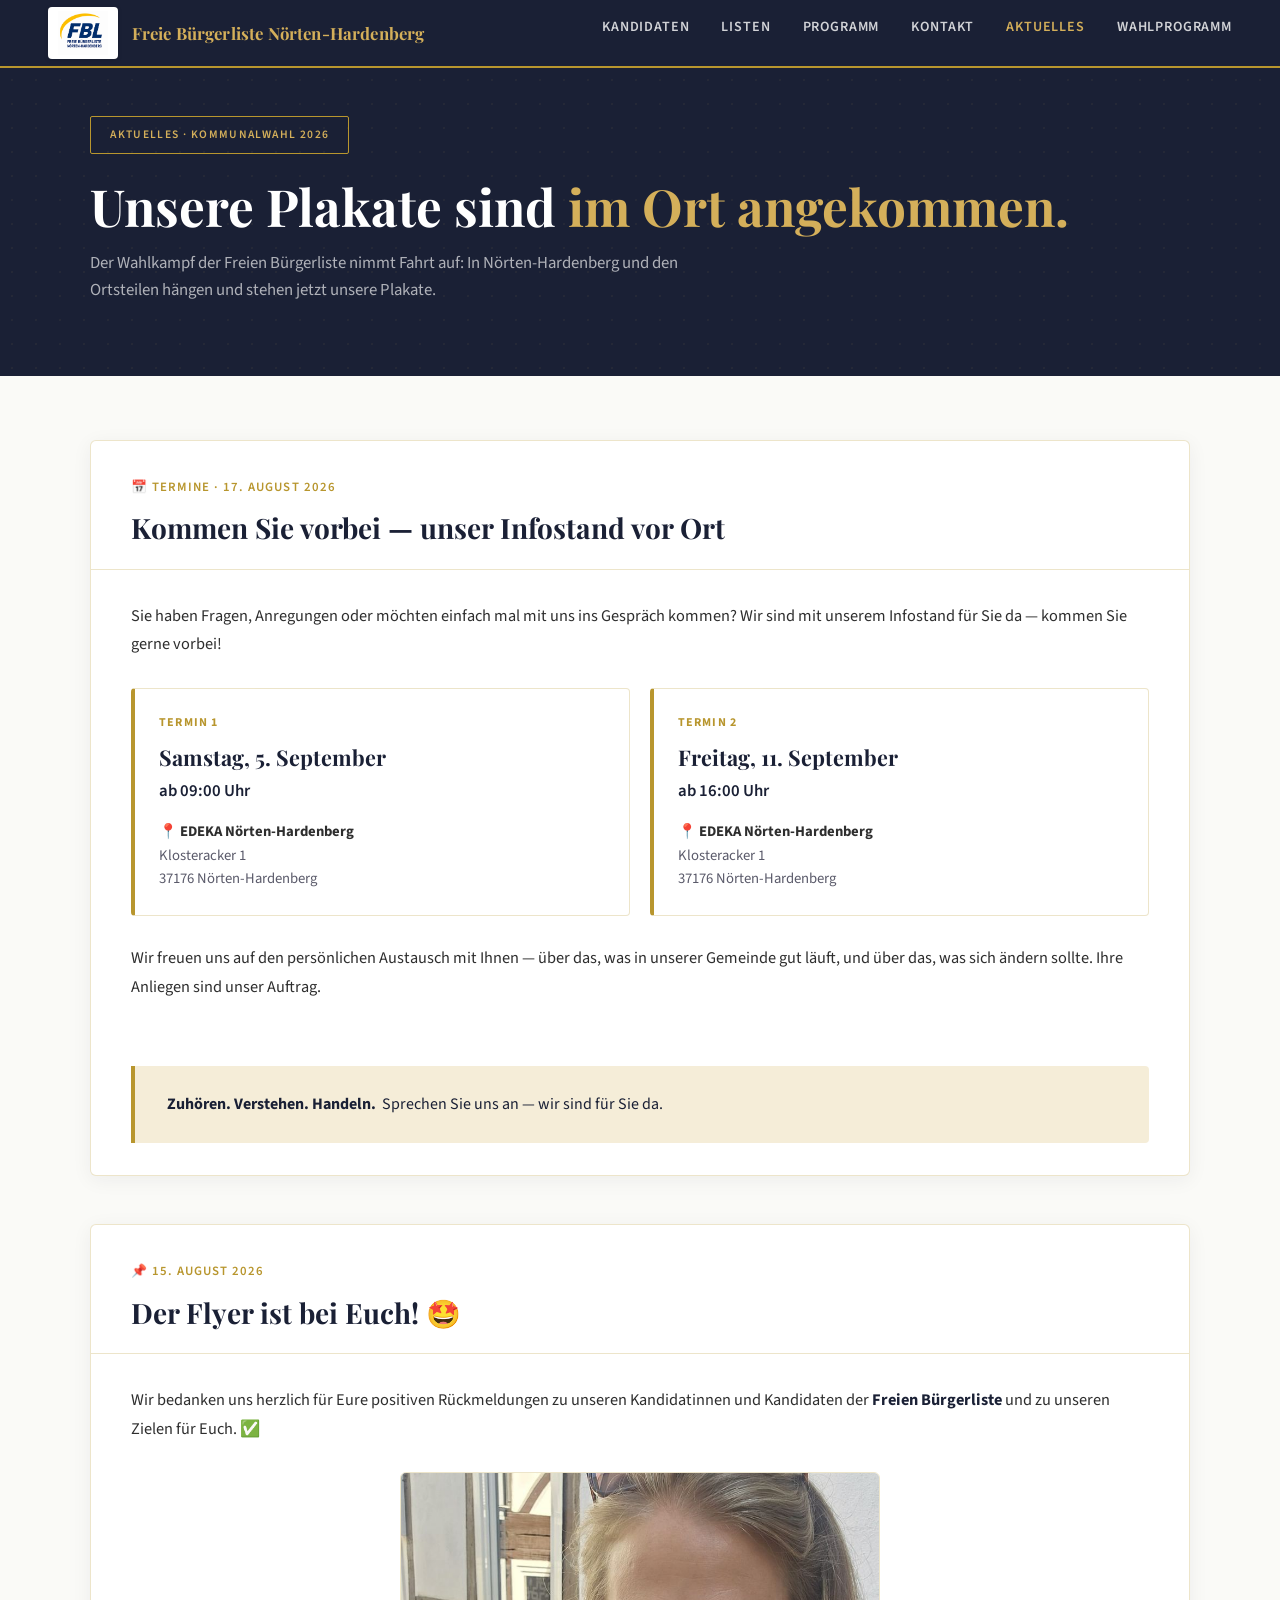
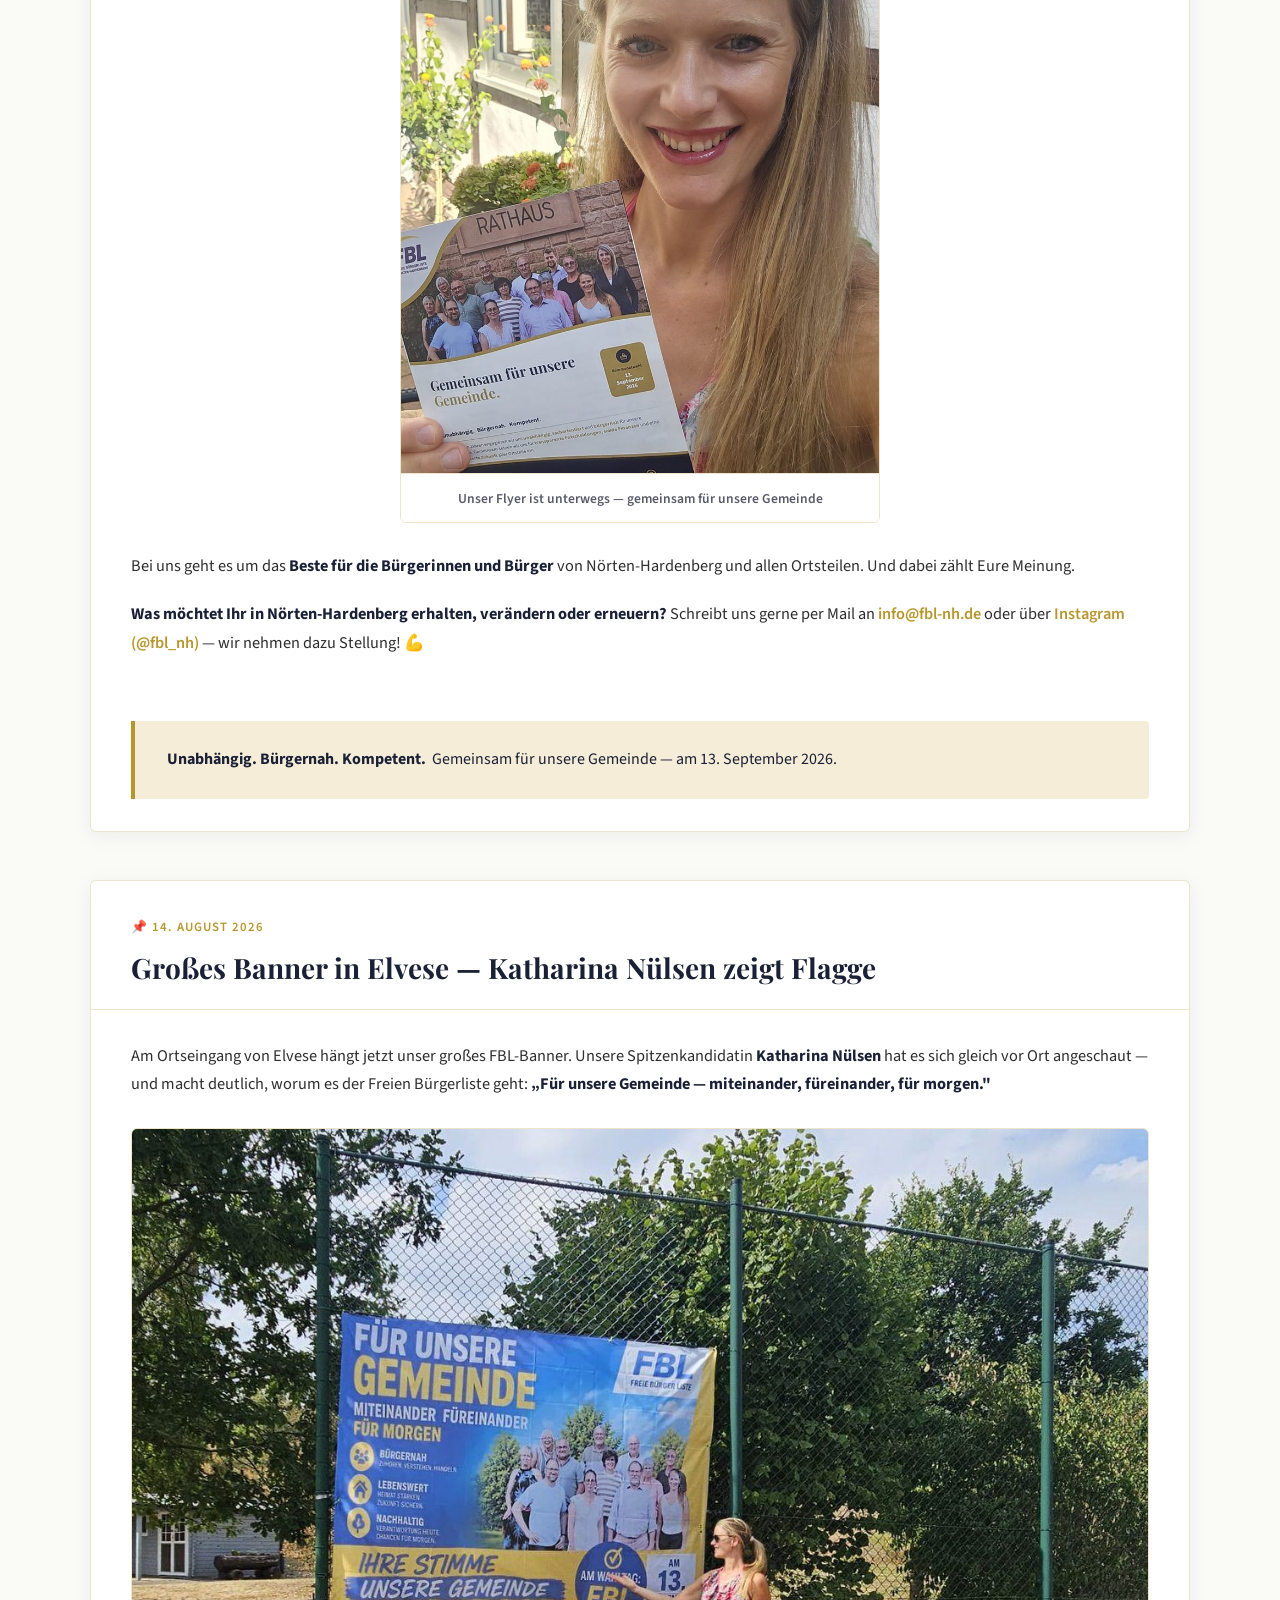
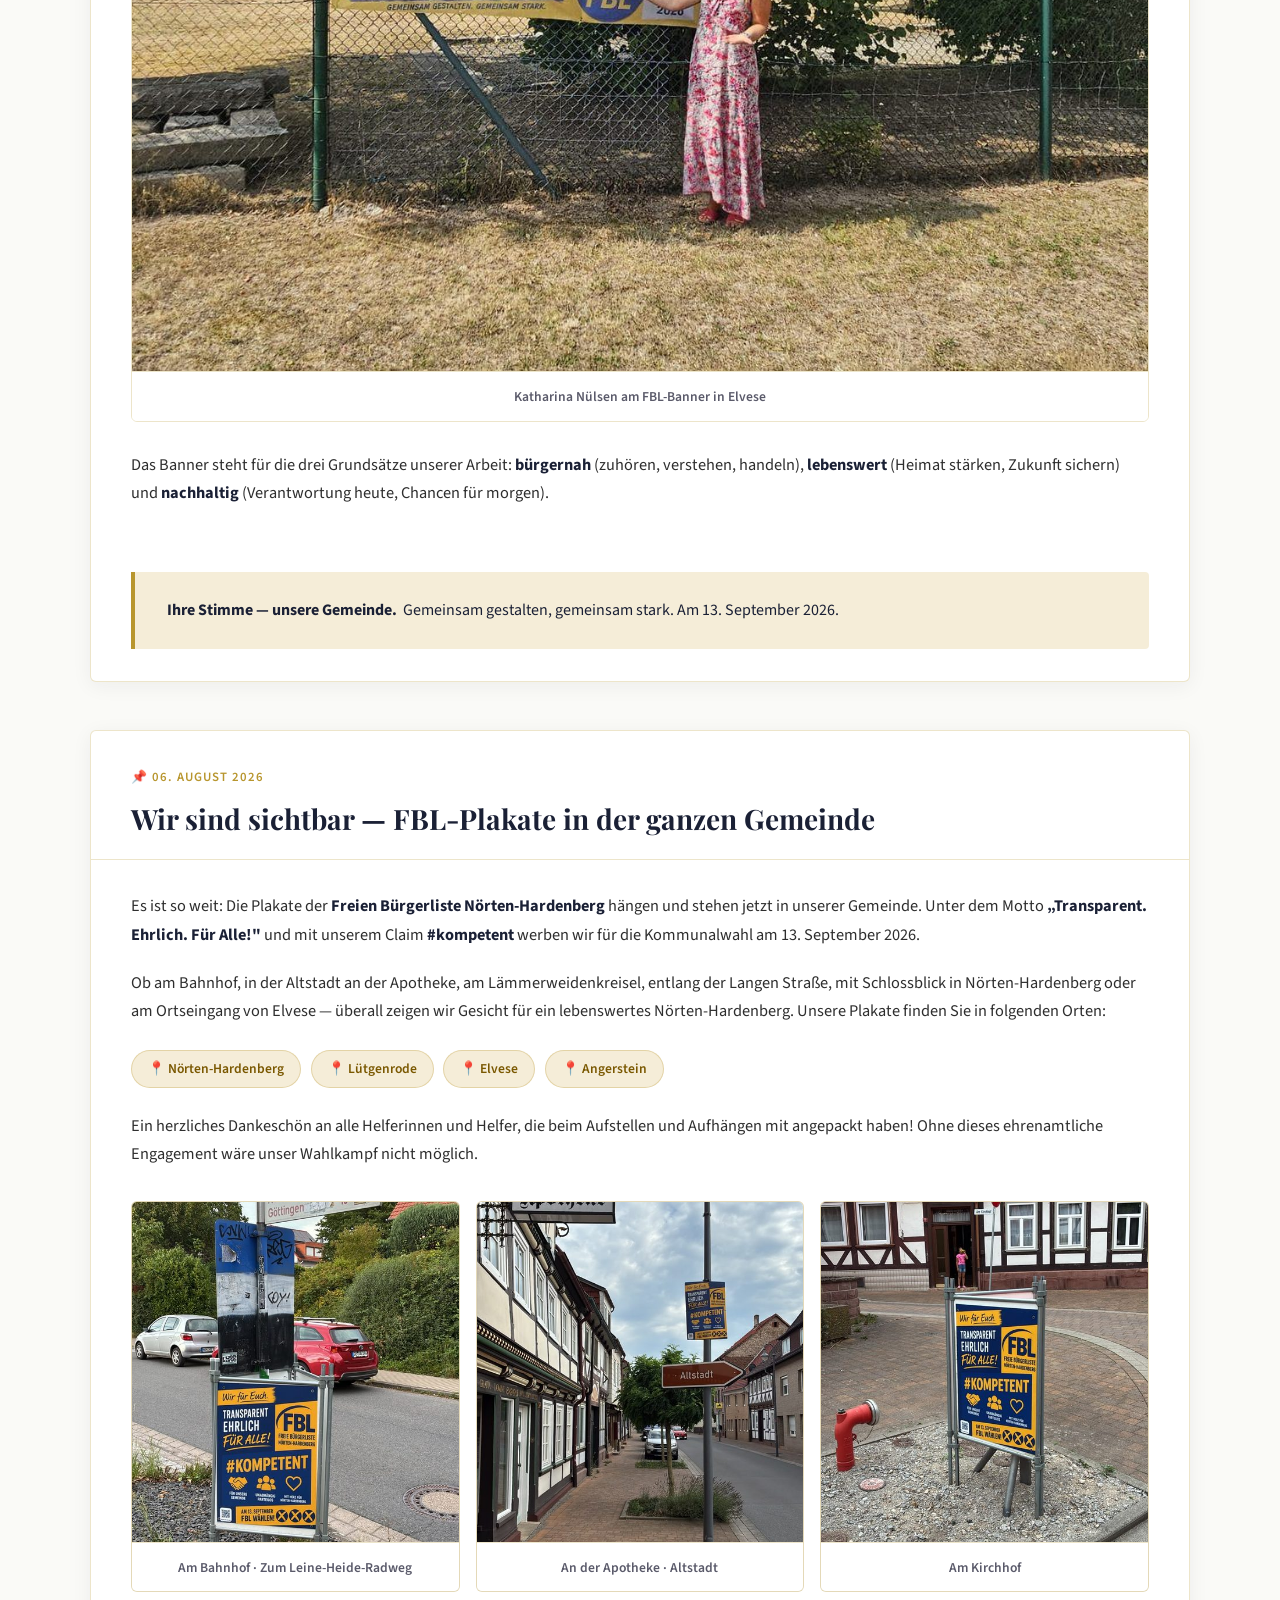
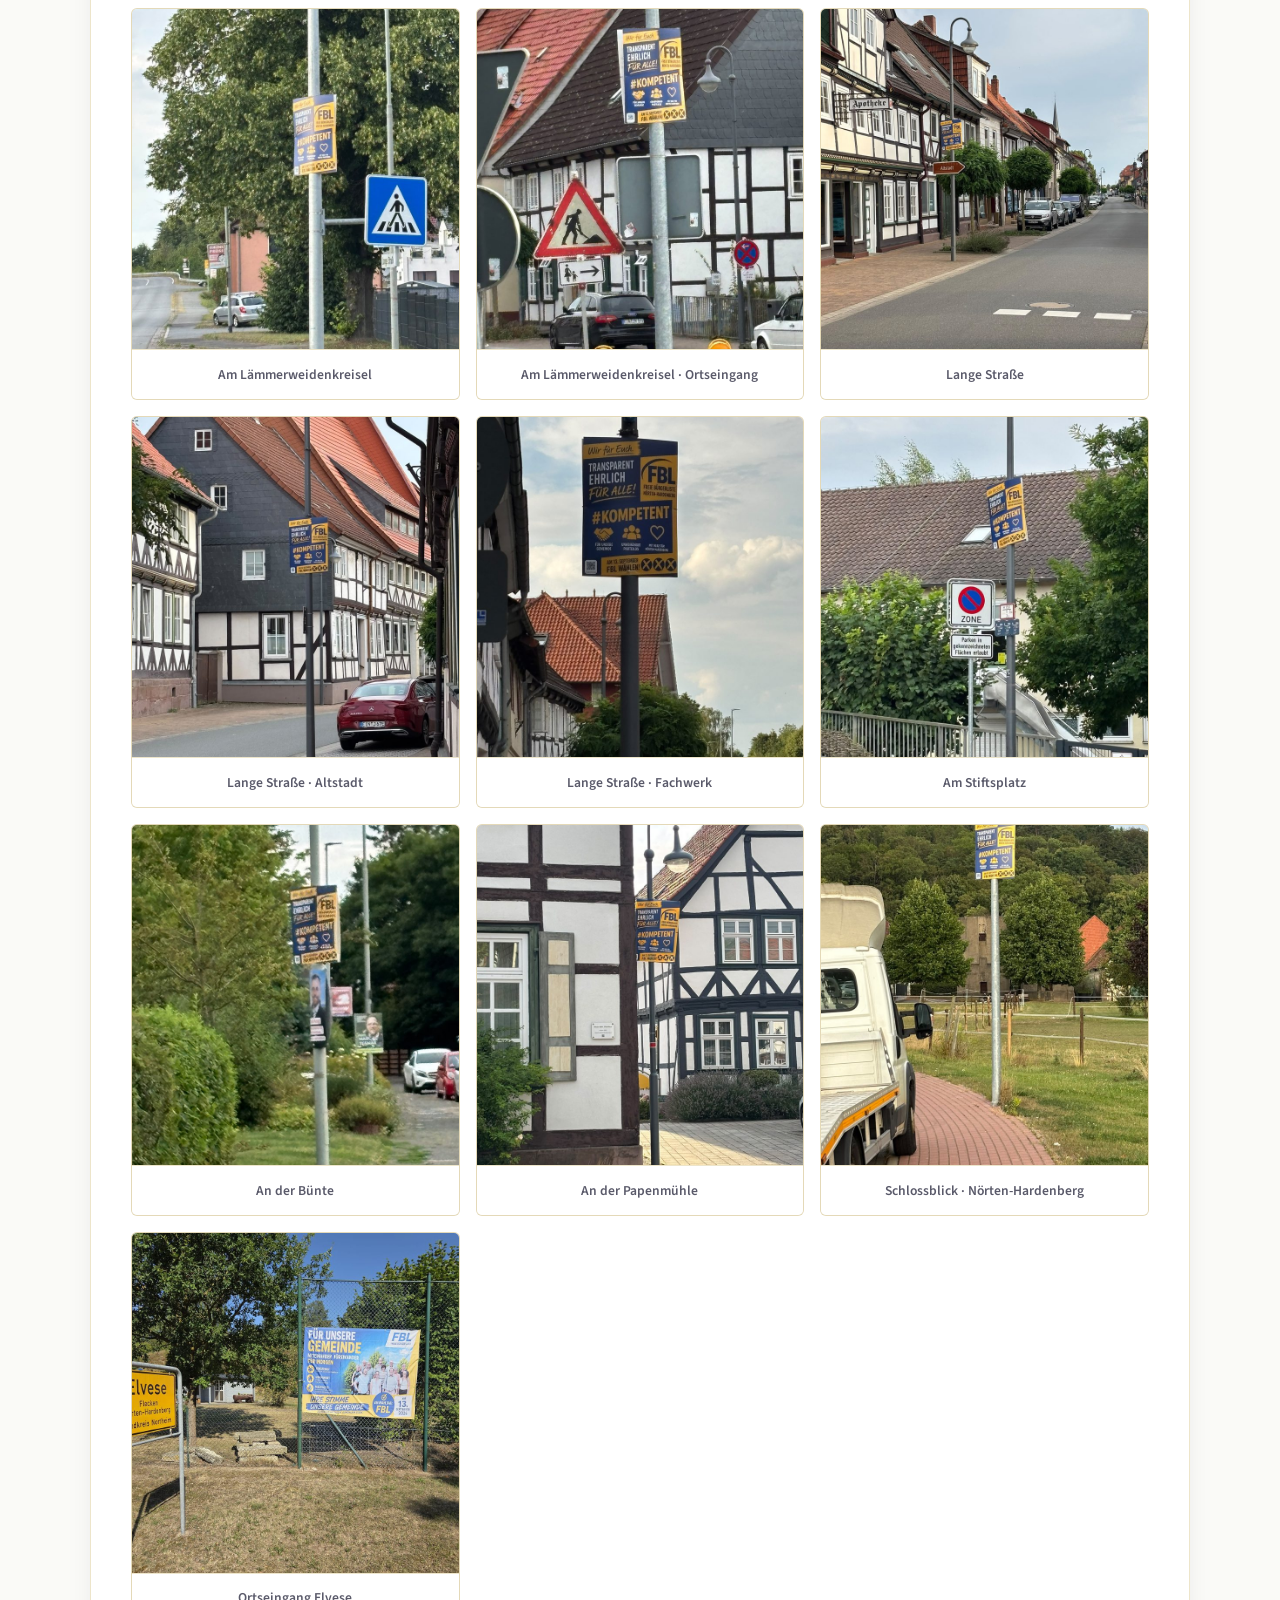
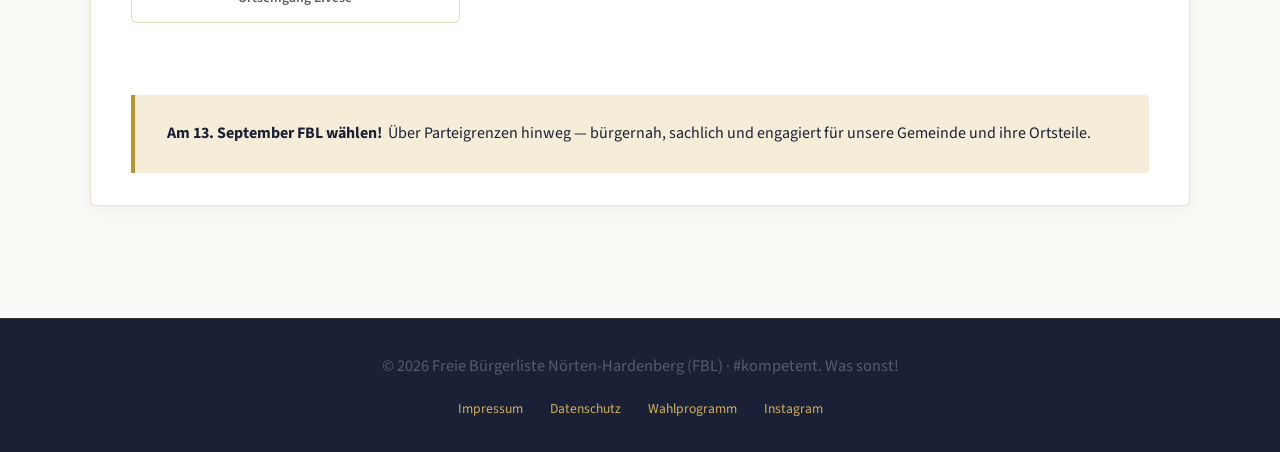
<file: aktuelles.html>
<!DOCTYPE html>
<html lang="de">
<head>
  <meta charset="UTF-8">
  <meta name="viewport" content="width=device-width, initial-scale=1.0">
  <title>Aktuelles | FBL Nörten-Hardenberg – Freie Bürgerliste</title>
  <meta name="description" content="Aktuelle Nachrichten der Freien Bürgerliste Nörten-Hardenberg zur Kommunalwahl am 13. September 2026.">
  <meta name="keywords" content="FBL, Freie Bürgerliste, Nörten-Hardenberg, News, Aktuelles, Wahlplakate, Kommunalwahl 2026, Elvese, Angerstein, Lütgenrode">
  <link rel="preconnect" href="https://fonts.googleapis.com">
  <link rel="preconnect" href="https://fonts.gstatic.com" crossorigin>
  <link href="https://fonts.googleapis.com/css2?family=Playfair+Display:wght@400;600;700&family=Source+Sans+3:wght@300;400;600&display=swap" rel="stylesheet">
<style>
  *, *::before, *::after { box-sizing: border-box; margin: 0; padding: 0; }
  :root {
    --gold: #B8962E; --gold-light: #D4AF5A; --gold-pale: #F5EDD8;
    --dark: #1A2035; --mid: #2C3A5A; --text: #2E2E2E;
    --text-muted: #5A5A6A; --bg: #FAFAF7; --bg-section: #F2EFE6;
    --white: #FFFFFF; --border: rgba(184,150,46,0.25);
  }
  html { scroll-behavior: smooth; }
  body { font-family: "Source Sans 3", sans-serif; color: var(--text); background: var(--bg); line-height: 1.7; }

  /* NAV */
  nav {
    position: sticky; top: 0; z-index: 100; background: var(--dark);
    display: flex; align-items: center; justify-content: space-between;
    padding: 0 3rem; height: 68px; border-bottom: 2px solid var(--gold);
  }
  .nav-logo {
    display: flex;
    align-items: center;
    text-decoration: none;
    flex-shrink: 0;
    height: 100%;
    padding: 7px 0;
  }
  .nav-logo img {
    height: 100%;
    width: auto;
    max-height: 54px;
    background: #FFFFFF;
    padding: 4px 10px;
    border-radius: 4px;
    box-shadow: 0 1px 4px rgba(0,0,0,0.15);
    display: block;
  }
  .nav-logo-text {
    font-family: "Playfair Display", serif;
    font-size: 1.05rem;
    font-weight: 700;
    color: var(--gold-light);
    margin-left: 14px;
    white-space: nowrap;
    letter-spacing: 0.01em;
  }
  .nav-links { display: flex; gap: 2rem; list-style: none; }
  .nav-links a {
    color: rgba(255,255,255,0.8); text-decoration: none; font-size: 0.88rem;
    font-weight: 600; letter-spacing: 0.06em; text-transform: uppercase; transition: color 0.2s;
  }
  .nav-links a:hover, .nav-links a.active { color: var(--gold-light); }
  .nav-toggle {
    display: none; flex-direction: column; justify-content: center;
    gap: 5px; background: none; border: none; cursor: pointer; padding: 6px;
  }
  .nav-toggle span { display: block; width: 24px; height: 2px; background: var(--gold-light); border-radius: 2px; transition: transform 0.3s, opacity 0.3s; }
  .nav-toggle.open span:nth-child(1) { transform: translateY(7px) rotate(45deg); }
  .nav-toggle.open span:nth-child(2) { opacity: 0; }
  .nav-toggle.open span:nth-child(3) { transform: translateY(-7px) rotate(-45deg); }
  .nav-mobile {
    display: none; position: fixed; top: 70px; left: 0; right: 0;
    background: var(--dark); border-top: 1px solid rgba(184,150,46,0.3);
    border-bottom: 2px solid var(--gold); z-index: 99; padding: 1rem 0;
  }
  .nav-mobile.open { display: block; }
  .nav-mobile li { list-style: none; border-bottom: 1px solid rgba(255,255,255,0.06); }
  .nav-mobile li:last-child { border-bottom: none; }
  .nav-mobile a {
    display: block; padding: 0.9rem 2rem; color: rgba(255,255,255,0.85);
    text-decoration: none; font-size: 0.95rem; font-weight: 600;
    letter-spacing: 0.06em; text-transform: uppercase; transition: color 0.2s, background 0.2s;
  }
  .nav-mobile a:hover { color: var(--gold-light); background: rgba(255,255,255,0.04); }

  /* PAGE HEADER */
  .page-header {
    background: linear-gradient(160deg, var(--dark) 0%, var(--mid) 100%);
    padding: 4rem 3rem 3.5rem;
    border-bottom: 2px solid var(--gold);
    position: relative; overflow: hidden;
  }
  .page-header::before {
    content: ""; position: absolute; inset: 0;
    background: url("data:image/svg+xml,%3Csvg width='60' height='60' viewBox='0 0 60 60' xmlns='http://www.w3.org/2000/svg'%3E%3Cg fill='%23B8962E' fill-opacity='0.04'%3E%3Cpath d='M36 34v-4h-2v4h-4v2h4v4h2v-4h4v-2h-4zm0-30V0h-2v4h-4v2h4v4h2V6h4V4h-4zM6 34v-4H4v4H0v2h4v4h2v-4h4v-2H6zM6 4V0H4v4H0v2h4v4h2V6h4V4H6z'/%3E%3C/g%3E%3C/svg%3E") repeat;
  }
  .page-header-inner { position: relative; max-width: 800px; }
  .page-badge {
    display: inline-block; background: rgba(184,150,46,0.15);
    border: 1px solid var(--gold); color: var(--gold-light);
    font-size: 0.75rem; font-weight: 600; letter-spacing: 0.12em;
    text-transform: uppercase; padding: 0.3rem 0.9rem; border-radius: 2px; margin-bottom: 1rem;
  }
  .page-header h1 {
    font-family: "Playfair Display", serif; font-size: clamp(2rem, 5vw, 3.5rem);
    color: var(--white); font-weight: 700; line-height: 1.15; margin-bottom: 0.5rem;
  }
  .page-header h1 span { color: var(--gold-light); }
  .page-subtitle { color: rgba(255,255,255,0.7); font-size: 1.05rem; }

  /* CONTENT */
  .content-wrap { max-width: 860px; margin: 0 auto; padding: 4rem 3rem; }

  .section-title {
    font-family: "Playfair Display", serif; font-size: 1.4rem;
    color: var(--dark); font-weight: 700; margin: 2.5rem 0 0.75rem;
    padding-bottom: 0.5rem; border-bottom: 2px solid var(--gold);
  }
  .section-title:first-child { margin-top: 0; }

  p { color: var(--text-muted); line-height: 1.85; margin-bottom: 1rem; font-size: 1.02rem; }
  p strong { color: var(--text); }
  ul { margin: 0.5rem 0 1rem 1.5rem; }
  ul li { color: var(--text-muted); margin-bottom: 0.4rem; font-size: 1.02rem; line-height: 1.75; }
  a { color: var(--gold); text-decoration: none; }
  a:hover { text-decoration: underline; }

  /* Info Box */
  .info-box {
    background: var(--bg-section); border-left: 3px solid var(--gold);
    padding: 1.25rem 1.5rem; border-radius: 0 4px 4px 0;
    margin: 1.5rem 0; font-size: 0.98rem;
  }
  .info-box p { margin-bottom: 0.3rem; color: var(--text); }
  .info-box p:last-child { margin-bottom: 0; }

  /* Warning Box */
  .warn-box {
    background: #FEF9EC; border-left: 3px solid var(--gold);
    padding: 1rem 1.5rem; border-radius: 0 4px 4px 0; margin: 1.5rem 0;
  }
  .warn-box p { color: #5a4a00; margin: 0; font-size: 0.95rem; }

  /* Programm specific */
  .prog-section {
    background: var(--white); border: 1px solid var(--border);
    border-radius: 4px; padding: 1.75rem 2rem; margin-bottom: 1.5rem;
  }
  .prog-num {
    display: inline-block; background: var(--gold); color: var(--dark);
    font-weight: 700; font-size: 0.85rem; padding: 0.2rem 0.6rem;
    border-radius: 2px; margin-bottom: 0.75rem;
  }
  .prog-title {
    font-family: "Playfair Display", serif; font-size: 1.25rem;
    color: var(--dark); font-weight: 700; margin-bottom: 1rem;
  }
  .prog-section p { margin-bottom: 0.75rem; }
  .prog-section p:last-child { margin-bottom: 0; }

  /* FOOTER */
  footer {
    background: var(--dark); color: rgba(255,255,255,0.6);
    text-align: center; padding: 2rem 3rem; font-size: 0.85rem;
    border-top: 1px solid rgba(184,150,46,0.2);
  }
  footer a { color: var(--gold-light); text-decoration: none; margin: 0 0.75rem; }
  footer a:hover { text-decoration: underline; }
  .footer-links { margin-top: 0.5rem; }

  /* RESPONSIVE */
  @media (max-width: 768px) {
    .nav-logo-text { display: none; }
    nav { padding: 0 1.2rem; height: 60px; }
    .nav-links { display: none; }
    .nav-toggle { display: flex; }
    .nav-mobile { top: 62px; }
    .page-header { padding: 3rem 1.5rem 2.5rem; }
    .content-wrap { padding: 2.5rem 1.5rem; }
  }
  @media (max-width: 480px) {
    nav { padding: 0 1rem; height: 56px; }
    .nav-logo img { max-height: 42px; }
    .nav-mobile { top: 58px; }
    .page-header { padding: 2.5rem 1rem 2rem; }
    .content-wrap { padding: 2rem 1rem; }
    .prog-section { padding: 1.25rem 1rem; }
    footer { padding: 1.5rem 1rem; }
    .footer-links { display: flex; flex-direction: column; gap: 0.4rem; }
    footer a { margin: 0; }
  }
  @media (hover: none) { }

  /* ── NEWS ── */
  .news-hero {
    background: var(--dark);
    padding: 3rem 3rem 3.5rem;
    position: relative;
    overflow: hidden;
  }
  .news-hero::before {
    content: "";
    position: absolute; inset: 0;
    background-image: radial-gradient(circle, rgba(212,175,90,0.06) 1px, transparent 1px);
    background-size: 24px 24px;
    pointer-events: none;
  }
  .news-hero-inner { max-width: 1100px; margin: 0 auto; position: relative; }
  .news-badge {
    display: inline-block;
    border: 1px solid var(--gold);
    color: var(--gold-light);
    font-size: 0.72rem; font-weight: 600;
    letter-spacing: 0.12em; text-transform: uppercase;
    padding: 0.5rem 1.2rem; border-radius: 2px;
    margin-bottom: 1.5rem;
  }
  .news-hero h1 {
    font-family: 'Playfair Display', serif;
    font-size: clamp(2rem, 5vw, 3.2rem);
    color: var(--white); line-height: 1.1;
    font-weight: 700;
  }
  .news-hero h1 .accent { color: var(--gold-light); }
  .news-hero .subtitle {
    color: rgba(255,255,255,0.65);
    font-size: 1.05rem; margin-top: 1rem;
    max-width: 640px; line-height: 1.6;
  }

  .news-section { padding: 4rem 3rem; background: var(--bg); }
  .news-wrap { max-width: 1100px; margin: 0 auto; }

  .news-article {
    background: var(--white);
    border: 1px solid var(--border);
    border-radius: 6px;
    overflow: hidden;
    margin-bottom: 3rem;
    box-shadow: 0 4px 20px rgba(26,32,53,0.06);
  }
  .news-article-header {
    padding: 2rem 2.5rem 1.5rem;
    border-bottom: 1px solid var(--border);
  }
  .news-date {
    display: inline-flex; align-items: center; gap: 0.5rem;
    font-size: 0.8rem; font-weight: 600;
    color: var(--gold); text-transform: uppercase;
    letter-spacing: 0.08em; margin-bottom: 0.8rem;
  }
  .news-article-header h2 {
    font-family: 'Playfair Display', serif;
    font-size: 1.75rem; color: var(--dark);
    font-weight: 700; line-height: 1.2;
  }
  .news-body { padding: 2rem 2.5rem; }
  .news-body p { color: var(--text); line-height: 1.75; margin-bottom: 1.2rem; font-size: 1.02rem; }
  .news-body p:last-child { margin-bottom: 0; }
  .news-body strong { color: var(--dark); }

  .news-orte {
    display: flex; flex-wrap: wrap; gap: 0.6rem;
    margin: 1.5rem 0;
  }
  .news-ort-tag {
    background: var(--gold-pale);
    color: #7a5800;
    font-size: 0.85rem; font-weight: 600;
    padding: 0.4rem 1rem; border-radius: 20px;
    border: 1px solid rgba(184,150,46,0.3);
  }

  .news-gallery {
    display: grid;
    grid-template-columns: repeat(3, 1fr);
    gap: 1rem;
    padding: 0 2.5rem 2.5rem;
  }
  .news-photo {
    border-radius: 6px; overflow: hidden;
    border: 1px solid var(--border);
    background: var(--bg-section);
    position: relative;
  }
  .news-photo img {
    width: 100%; height: 340px;
    object-fit: cover; display: block;
    transition: transform 0.4s ease;
  }
  .news-photo:hover img { transform: scale(1.05); }
  .news-photo-caption {
    padding: 0.8rem 1rem;
    font-size: 0.85rem; color: var(--text-muted);
    font-weight: 600; text-align: center;
    background: var(--white);
    border-top: 1px solid var(--border);
  }

  .news-cta {
    background: var(--gold-pale);
    border-left: 4px solid var(--gold);
    padding: 1.5rem 2rem;
    margin: 2rem 2.5rem;
    border-radius: 0 4px 4px 0;
  }
  .news-cta p { margin: 0; color: var(--dark); font-size: 1rem; }
  .news-cta strong { color: var(--dark); }

  @media (max-width: 768px) {
    .news-hero { padding: 2rem 1.5rem 2.5rem; }
    .news-section { padding: 2.5rem 1.2rem; }
    .news-article-header, .news-body { padding-left: 1.5rem; padding-right: 1.5rem; }
    .news-gallery { grid-template-columns: 1fr; padding: 0 1.5rem 1.5rem; }
    .news-photo img { height: 400px; }
    .news-cta { margin: 2rem 1.5rem; }
  }


  @media (max-width: 640px) {
    .news-body > div[style*="grid-template-columns: 1fr 1fr"] {
      grid-template-columns: 1fr !important;
    }
  }
</style>
</head>
<body>

<nav>
  <a href="index.html" class="nav-logo"><img src="Bilder/fbl_logo.png" alt="FBL Logo"><span class="nav-logo-text">Freie Bürgerliste Nörten-Hardenberg</span></a>
  <ul class="nav-links">
    <li><a href="index.html#kandidaten">Kandidaten</a></li>
    <li><a href="index.html#wahllisten">Listen</a></li>
    <li><a href="index.html#programm">Programm</a></li>
    <li><a href="index.html#kontakt">Kontakt</a></li>
    <li><a href="aktuelles.html" class="active">Aktuelles</a></li>
    <li><a href="wahlprogramm.html">Wahlprogramm</a></li>
  </ul>
  <button class="nav-toggle" id="navToggle" aria-label="Menü öffnen">
    <span></span><span></span><span></span>
  </button>
</nav>

<ul class="nav-mobile" id="navMobile">
  <li><a href="index.html#kandidaten" class="nav-mobile-link">Kandidaten</a></li>
  <li><a href="index.html#wahllisten" class="nav-mobile-link">Listen</a></li>
  <li><a href="index.html#programm" class="nav-mobile-link">Programm</a></li>
  <li><a href="index.html#kontakt" class="nav-mobile-link">Kontakt</a></li>
  <li><a href="aktuelles.html" class="nav-mobile-link">Aktuelles</a></li>
  <li><a href="wahlprogramm.html" class="nav-mobile-link">Wahlprogramm</a></li>
</ul>

<!-- HERO -->
<section class="news-hero">
  <div class="news-hero-inner">
    <div class="news-badge">Aktuelles · Kommunalwahl 2026</div>
    <h1>Unsere Plakate sind <span class="accent">im Ort angekommen.</span></h1>
    <p class="subtitle">
      Der Wahlkampf der Freien Bürgerliste nimmt Fahrt auf: In Nörten-Hardenberg
      und den Ortsteilen hängen und stehen jetzt unsere Plakate.
    </p>
  </div>
</section>

<!-- NEWS -->
<section class="news-section">
  <div class="news-wrap">

    <article class="news-article">
      <div class="news-article-header">
        <div class="news-date">📅 Termine · 17. August 2026</div>
        <h2>Kommen Sie vorbei — unser Infostand vor Ort</h2>
      </div>

      <div class="news-body">
        <p>
          Sie haben Fragen, Anregungen oder möchten einfach mal mit uns ins Gespräch kommen?
          Wir sind mit unserem Infostand für Sie da — kommen Sie gerne vorbei!
        </p>

        <div style="display: grid; grid-template-columns: 1fr 1fr; gap: 1.2rem; margin: 1.8rem 0;">

          <div style="background: var(--white); border: 1px solid var(--border); border-left: 4px solid var(--gold); border-radius: 4px; padding: 1.5rem;">
            <div style="font-size: 0.75rem; font-weight: 700; letter-spacing: 0.1em; text-transform: uppercase; color: var(--gold); margin-bottom: 0.6rem;">Termin 1</div>
            <div style="font-family: 'Playfair Display', serif; font-size: 1.35rem; color: var(--dark); font-weight: 700; line-height: 1.3; margin-bottom: 0.4rem;">
              Samstag, 5. September
            </div>
            <div style="font-size: 1.05rem; color: var(--dark); font-weight: 600; margin-bottom: 0.9rem;">ab 09:00 Uhr</div>
            <div style="font-size: 0.92rem; color: var(--text-muted); line-height: 1.6;">
              📍 <strong style="color: var(--text);">EDEKA Nörten-Hardenberg</strong><br>
              Klosteracker 1<br>
              37176 Nörten-Hardenberg
            </div>
          </div>

          <div style="background: var(--white); border: 1px solid var(--border); border-left: 4px solid var(--gold); border-radius: 4px; padding: 1.5rem;">
            <div style="font-size: 0.75rem; font-weight: 700; letter-spacing: 0.1em; text-transform: uppercase; color: var(--gold); margin-bottom: 0.6rem;">Termin 2</div>
            <div style="font-family: 'Playfair Display', serif; font-size: 1.35rem; color: var(--dark); font-weight: 700; line-height: 1.3; margin-bottom: 0.4rem;">
              Freitag, 11. September
            </div>
            <div style="font-size: 1.05rem; color: var(--dark); font-weight: 600; margin-bottom: 0.9rem;">ab 16:00 Uhr</div>
            <div style="font-size: 0.92rem; color: var(--text-muted); line-height: 1.6;">
              📍 <strong style="color: var(--text);">EDEKA Nörten-Hardenberg</strong><br>
              Klosteracker 1<br>
              37176 Nörten-Hardenberg
            </div>
          </div>

        </div>

        <p>
          Wir freuen uns auf den persönlichen Austausch mit Ihnen — über das, was in unserer
          Gemeinde gut läuft, und über das, was sich ändern sollte. Ihre Anliegen sind unser
          Auftrag.
        </p>
      </div>

      <div class="news-cta">
        <p>
          <strong>Zuhören. Verstehen. Handeln.</strong> &nbsp;Sprechen Sie uns an — wir sind
          für Sie da.
        </p>
      </div>
    </article>

    <article class="news-article">
      <div class="news-article-header">
        <div class="news-date">📌 15. August 2026</div>
        <h2>Der Flyer ist bei Euch! 🤩</h2>
      </div>

      <div class="news-body">
        <p>
          Wir bedanken uns herzlich für Eure positiven Rückmeldungen zu unseren
          Kandidatinnen und Kandidaten der <strong>Freien Bürgerliste</strong> und zu
          unseren Zielen für Euch. ✅
        </p>

        <div style="border-radius: 6px; overflow: hidden; border: 1px solid var(--border); margin: 1.8rem auto; max-width: 480px;">
          <img src="Bilder/Flyer_Katharina.jpeg"
               alt="Katharina Nülsen mit dem FBL-Flyer zur Kommunalwahl 2026"
               loading="lazy"
               style="width: 100%; height: auto; display: block;">
          <div style="padding: 0.8rem 1rem; font-size: 0.85rem; color: var(--text-muted); font-weight: 600; text-align: center; background: var(--white); border-top: 1px solid var(--border);">
            Unser Flyer ist unterwegs — gemeinsam für unsere Gemeinde
          </div>
        </div>

        <p>
          Bei uns geht es um das <strong>Beste für die Bürgerinnen und Bürger</strong> von
          Nörten-Hardenberg und allen Ortsteilen. Und dabei zählt Eure Meinung.
        </p>

        <p>
          <strong>Was möchtet Ihr in Nörten-Hardenberg erhalten, verändern oder erneuern?</strong>
          Schreibt uns gerne per Mail an
          <a href="mailto:info@fbl-nh.de" style="color: var(--gold); font-weight: 600;">info@fbl-nh.de</a>
          oder über <a href="https://www.instagram.com/fbl_nh/" target="_blank" rel="noopener" style="color: var(--gold); font-weight: 600;">Instagram (@fbl_nh)</a> — wir nehmen dazu Stellung! 💪
        </p>
      </div>

      <div class="news-cta">
        <p>
          <strong>Unabhängig. Bürgernah. Kompetent.</strong> &nbsp;Gemeinsam für unsere
          Gemeinde — am 13. September 2026.
        </p>
      </div>
    </article>

    <article class="news-article">
      <div class="news-article-header">
        <div class="news-date">📌 14. August 2026</div>
        <h2>Großes Banner in Elvese — Katharina Nülsen zeigt Flagge</h2>
      </div>

      <div class="news-body">
        <p>
          Am Ortseingang von Elvese hängt jetzt unser großes FBL-Banner. Unsere
          Spitzenkandidatin <strong>Katharina Nülsen</strong> hat es sich gleich vor Ort
          angeschaut — und macht deutlich, worum es der Freien Bürgerliste geht:
          <strong>„Für unsere Gemeinde — miteinander, füreinander, für morgen."</strong>
        </p>

        <div style="border-radius: 6px; overflow: hidden; border: 1px solid var(--border); margin: 1.8rem 0;">
          <img src="Bilder/Katharina_Banner_Elvese.jpeg"
               alt="Katharina Nülsen vor dem FBL-Banner am Ortseingang Elvese"
               loading="lazy"
               style="width: 100%; height: auto; display: block;">
          <div style="padding: 0.8rem 1rem; font-size: 0.85rem; color: var(--text-muted); font-weight: 600; text-align: center; background: var(--white); border-top: 1px solid var(--border);">
            Katharina Nülsen am FBL-Banner in Elvese
          </div>
        </div>

        <p>
          Das Banner steht für die drei Grundsätze unserer Arbeit: <strong>bürgernah</strong>
          (zuhören, verstehen, handeln), <strong>lebenswert</strong> (Heimat stärken, Zukunft
          sichern) und <strong>nachhaltig</strong> (Verantwortung heute, Chancen für morgen).
        </p>
      </div>

      <div class="news-cta">
        <p>
          <strong>Ihre Stimme — unsere Gemeinde.</strong> &nbsp;Gemeinsam gestalten,
          gemeinsam stark. Am 13. September 2026.
        </p>
      </div>
    </article>

    <article class="news-article">
      <div class="news-article-header">
        <div class="news-date">📌 06. August 2026</div>
        <h2>Wir sind sichtbar — FBL-Plakate in der ganzen Gemeinde</h2>
      </div>

      <div class="news-body">
        <p>
          Es ist so weit: Die Plakate der <strong>Freien Bürgerliste Nörten-Hardenberg</strong>
          hängen und stehen jetzt in unserer Gemeinde. Unter dem Motto
          <strong>„Transparent. Ehrlich. Für Alle!"</strong> und mit unserem Claim
          <strong>#kompetent</strong> werben wir für die Kommunalwahl am 13. September 2026.
        </p>
        <p>
          Ob am Bahnhof, in der Altstadt an der Apotheke, am Lämmerweidenkreisel, entlang
          der Langen Straße, mit Schlossblick in Nörten-Hardenberg oder am Ortseingang von
          Elvese — überall zeigen wir Gesicht für ein lebenswertes Nörten-Hardenberg.
          Unsere Plakate finden Sie in folgenden Orten:
        </p>

        <div class="news-orte">
          <span class="news-ort-tag">📍 Nörten-Hardenberg</span>
          <span class="news-ort-tag">📍 Lütgenrode</span>
          <span class="news-ort-tag">📍 Elvese</span>
          <span class="news-ort-tag">📍 Angerstein</span>
        </div>

        <p>
          Ein herzliches Dankeschön an alle Helferinnen und Helfer, die beim Aufstellen und
          Aufhängen mit angepackt haben! Ohne dieses ehrenamtliche Engagement wäre unser
          Wahlkampf nicht möglich.
        </p>
      </div>

      <div class="news-gallery">
        <div class="news-photo">
          <img src="Bilder/Am_Bahnhof.jpeg" alt="FBL-Plakat am Bahnhof Nörten-Hardenberg" loading="lazy">
          <div class="news-photo-caption">Am Bahnhof · Zum Leine-Heide-Radweg</div>
        </div>
        <div class="news-photo">
          <img src="Bilder/An_der_Apotheke.jpeg" alt="FBL-Plakat an der Apotheke in der Altstadt" loading="lazy">
          <div class="news-photo-caption">An der Apotheke · Altstadt</div>
        </div>
        <div class="news-photo">
          <img src="Bilder/Am_Kirchhof2_.jpeg" alt="FBL-Plakat Am Kirchhof" loading="lazy">
          <div class="news-photo-caption">Am Kirchhof</div>
        </div>
        <div class="news-photo">
          <img src="Bilder/Lämmerweidenkreisel_1.jpeg" alt="FBL-Plakat Am Lämmerweidenkreisel" loading="lazy">
          <div class="news-photo-caption">Am Lämmerweidenkreisel</div>
        </div>
        <div class="news-photo">
          <img src="Bilder/Lämmerweidenkreisel_2.jpeg" alt="FBL-Plakat Am Lämmerweidenkreisel · Ortseingang" loading="lazy">
          <div class="news-photo-caption">Am Lämmerweidenkreisel · Ortseingang</div>
        </div>
        <div class="news-photo">
          <img src="Bilder/Lange_Straße_Bild_1.jpeg" alt="FBL-Plakat Lange Straße" loading="lazy">
          <div class="news-photo-caption">Lange Straße</div>
        </div>
        <div class="news-photo">
          <img src="Bilder/Lange_Straße_Bild_2.jpeg" alt="FBL-Plakat Lange Straße · Altstadt" loading="lazy">
          <div class="news-photo-caption">Lange Straße · Altstadt</div>
        </div>
        <div class="news-photo">
          <img src="Bilder/Lange_Straße_Bild_3.jpeg" alt="FBL-Plakat Lange Straße · Fachwerk" loading="lazy">
          <div class="news-photo-caption">Lange Straße · Fachwerk</div>
        </div>
        <div class="news-photo">
          <img src="Bilder/Stiftsplatz.jpeg" alt="FBL-Plakat Am Stiftsplatz" loading="lazy">
          <div class="news-photo-caption">Am Stiftsplatz</div>
        </div>
        <div class="news-photo">
          <img src="Bilder/An_der_Bünte.jpeg" alt="FBL-Plakat An der Bünte" loading="lazy">
          <div class="news-photo-caption">An der Bünte</div>
        </div>
        <div class="news-photo">
          <img src="Bilder/An_der_Papenmühle.jpeg" alt="FBL-Plakat An der Papenmühle" loading="lazy">
          <div class="news-photo-caption">An der Papenmühle</div>
        </div>
        <div class="news-photo">
          <img src="Bilder/Schlossblick.jpeg" alt="FBL-Plakat Schlossblick · Nörten-Hardenberg" loading="lazy">
          <div class="news-photo-caption">Schlossblick · Nörten-Hardenberg</div>
        </div>
        <div class="news-photo">
          <img src="Bilder/Elvese.jpeg" alt="FBL-Banner am Ortseingang Elvese" loading="lazy">
          <div class="news-photo-caption">Ortseingang Elvese</div>
        </div>
      </div>

      <div class="news-cta">
        <p>
          <strong>Am 13. September FBL wählen!</strong> &nbsp;Über Parteigrenzen hinweg —
          bürgernah, sachlich und engagiert für unsere Gemeinde und ihre Ortsteile.
        </p>
      </div>
    </article>

  </div>
</section>

<footer>
  <p>© 2026 Freie Bürgerliste Nörten-Hardenberg (FBL) · #kompetent. Was sonst!</p>
  <div class="footer-links">
    <a href="impressum.html">Impressum</a>
    <a href="datenschutz.html">Datenschutz</a>
    <a href="wahlprogramm.html">Wahlprogramm</a>
      <a href="https://www.instagram.com/fbl_nh/" target="_blank" rel="noopener">Instagram</a>
  </div>
</footer>

<script>
  const toggle = document.getElementById('navToggle');
  const mobileMenu = document.getElementById('navMobile');
  const mobileLinks = document.querySelectorAll('.nav-mobile-link');
  toggle.addEventListener('click', () => {
    const isOpen = mobileMenu.classList.toggle('open');
    toggle.classList.toggle('open', isOpen);
    toggle.setAttribute('aria-label', isOpen ? 'Menü schließen' : 'Menü öffnen');
  });
  mobileLinks.forEach(link => link.addEventListener('click', () => {
    mobileMenu.classList.remove('open');
    toggle.classList.remove('open');
    toggle.setAttribute('aria-label', 'Menü öffnen');
  }));
  document.addEventListener('click', (e) => {
    if (!toggle.contains(e.target) && !mobileMenu.contains(e.target)) {
      mobileMenu.classList.remove('open');
      toggle.classList.remove('open');
    }
  });
</script>

</body>
</html>
</file>
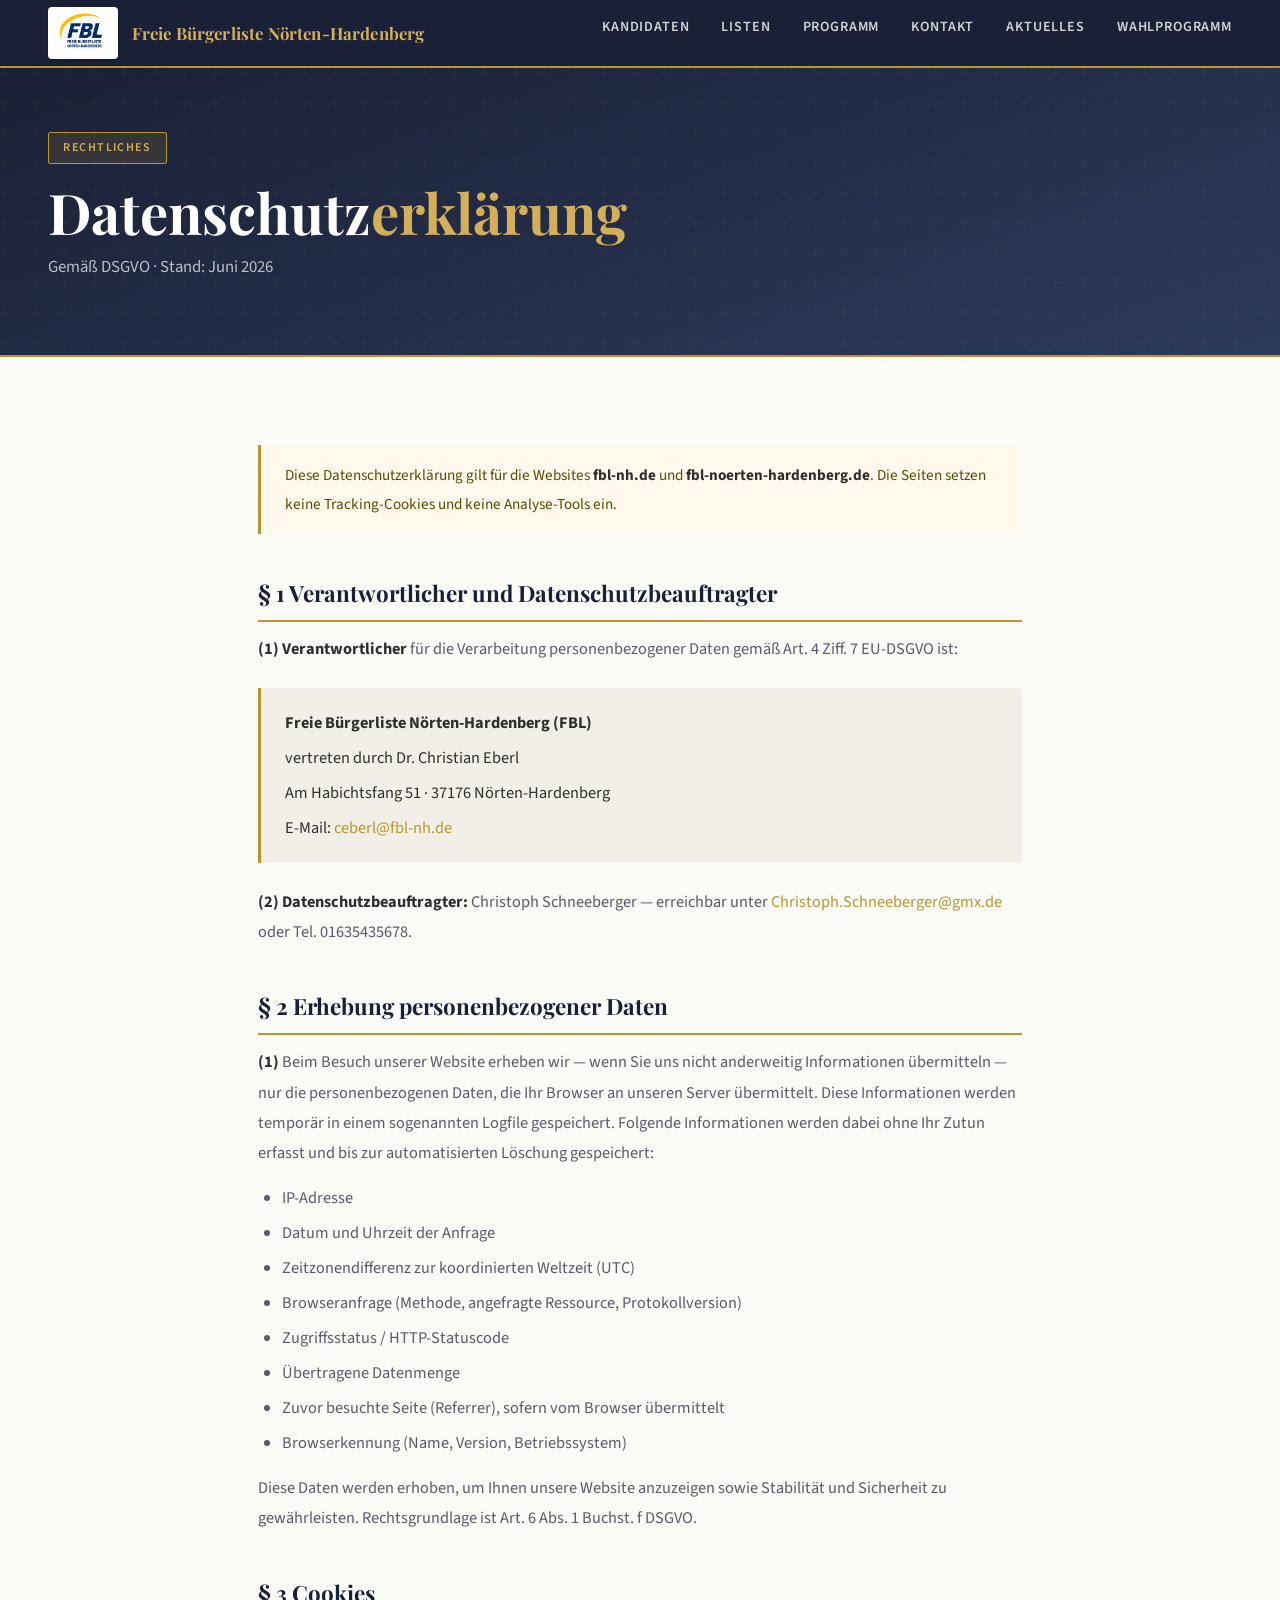
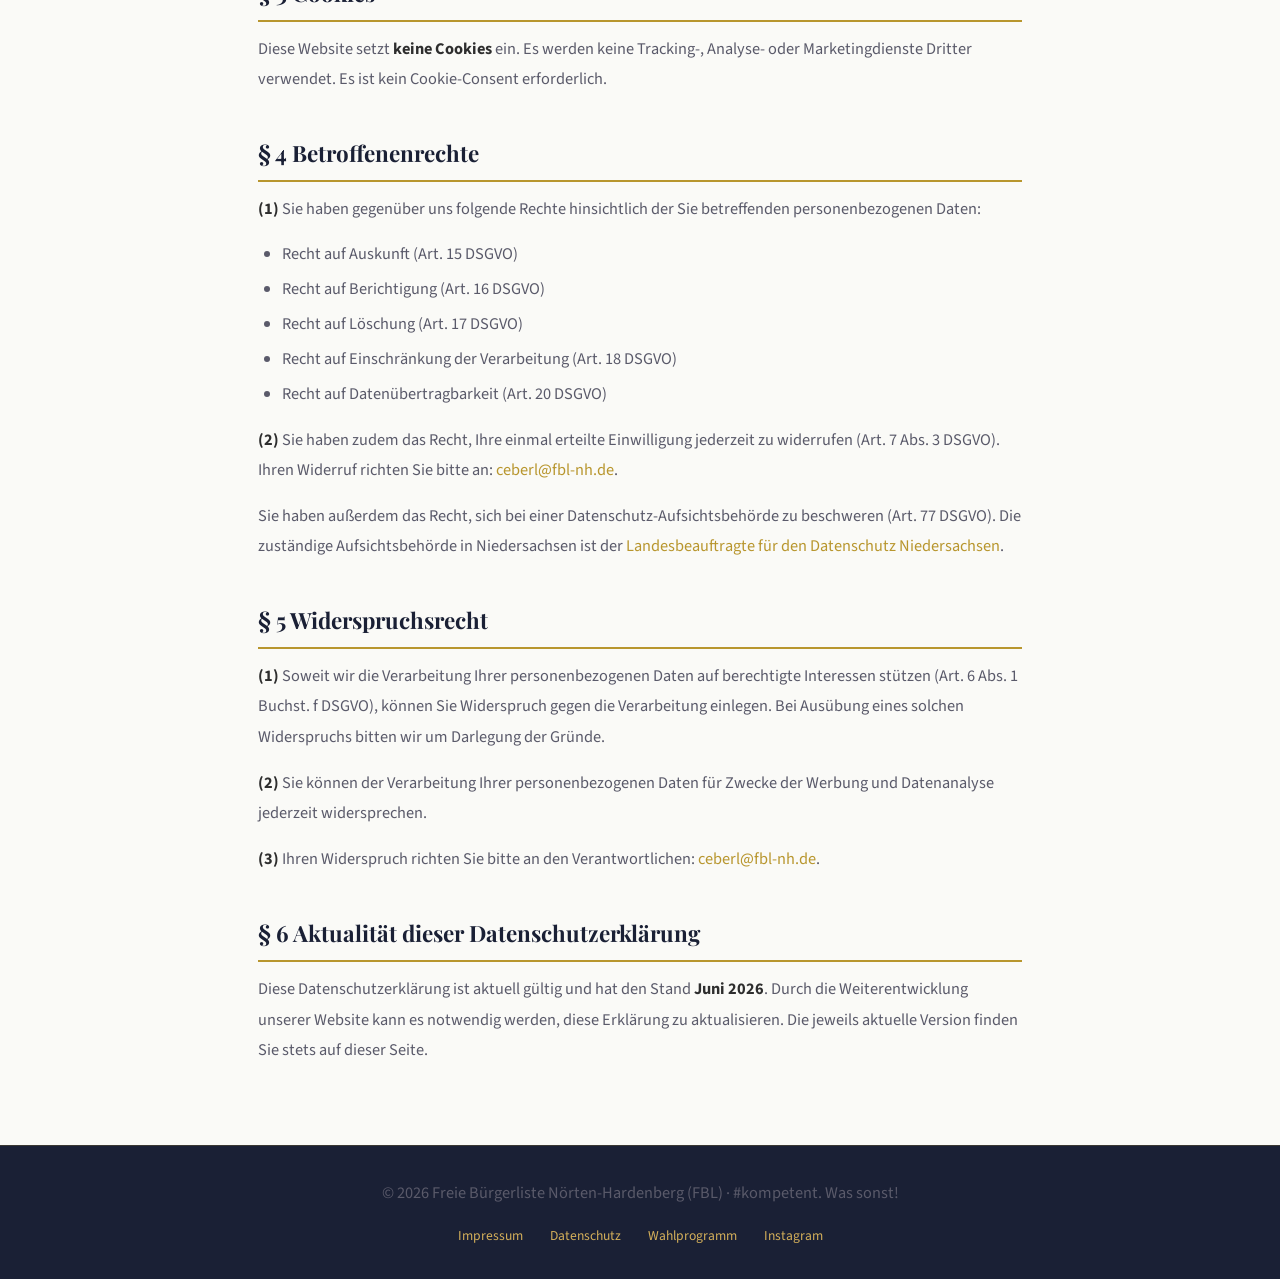
<file: datenschutz.html>
<!DOCTYPE html>
<html lang="de">
<head>
<meta charset="UTF-8">
<meta http-equiv="Content-Type" content="text/html; charset=UTF-8">
<meta http-equiv="X-UA-Compatible" content="IE=edge">
<meta name="viewport" content="width=device-width, initial-scale=1.0">
<meta name="robots" content="index, follow">
<link rel="preconnect" href="https://fonts.googleapis.com">
<link href="https://fonts.googleapis.com/css2?family=Playfair+Display:wght@400;600;700&family=Source+Sans+3:wght@300;400;600&display=swap" rel="stylesheet">
<style>
  *, *::before, *::after { box-sizing: border-box; margin: 0; padding: 0; }
  :root {
    --gold: #B8962E; --gold-light: #D4AF5A; --gold-pale: #F5EDD8;
    --dark: #1A2035; --mid: #2C3A5A; --text: #2E2E2E;
    --text-muted: #5A5A6A; --bg: #FAFAF7; --bg-section: #F2EFE6;
    --white: #FFFFFF; --border: rgba(184,150,46,0.25);
  }
  html { scroll-behavior: smooth; }
  body { font-family: "Source Sans 3", sans-serif; color: var(--text); background: var(--bg); line-height: 1.7; }

  /* NAV */
  nav {
    position: sticky; top: 0; z-index: 100; background: var(--dark);
    display: flex; align-items: center; justify-content: space-between;
    padding: 0 3rem; height: 68px; border-bottom: 2px solid var(--gold);
  }
  .nav-logo {
    display: flex;
    align-items: center;
    text-decoration: none;
    flex-shrink: 0;
    height: 100%;
    padding: 7px 0;
  }
  .nav-logo img {
    height: 100%;
    width: auto;
    max-height: 54px;
    background: #FFFFFF;
    padding: 4px 10px;
    border-radius: 4px;
    box-shadow: 0 1px 4px rgba(0,0,0,0.15);
    display: block;
  }
  .nav-logo-text {
    font-family: "Playfair Display", serif;
    font-size: 1.05rem;
    font-weight: 700;
    color: var(--gold-light);
    margin-left: 14px;
    white-space: nowrap;
    letter-spacing: 0.01em;
  }
  .nav-links { display: flex; gap: 2rem; list-style: none; }
  .nav-links a {
    color: rgba(255,255,255,0.8); text-decoration: none; font-size: 0.88rem;
    font-weight: 600; letter-spacing: 0.06em; text-transform: uppercase; transition: color 0.2s;
  }
  .nav-links a:hover, .nav-links a.active { color: var(--gold-light); }
  .nav-toggle {
    display: none; flex-direction: column; justify-content: center;
    gap: 5px; background: none; border: none; cursor: pointer; padding: 6px;
  }
  .nav-toggle span { display: block; width: 24px; height: 2px; background: var(--gold-light); border-radius: 2px; transition: transform 0.3s, opacity 0.3s; }
  .nav-toggle.open span:nth-child(1) { transform: translateY(7px) rotate(45deg); }
  .nav-toggle.open span:nth-child(2) { opacity: 0; }
  .nav-toggle.open span:nth-child(3) { transform: translateY(-7px) rotate(-45deg); }
  .nav-mobile {
    display: none; position: fixed; top: 70px; left: 0; right: 0;
    background: var(--dark); border-top: 1px solid rgba(184,150,46,0.3);
    border-bottom: 2px solid var(--gold); z-index: 99; padding: 1rem 0;
  }
  .nav-mobile.open { display: block; }
  .nav-mobile li { list-style: none; border-bottom: 1px solid rgba(255,255,255,0.06); }
  .nav-mobile li:last-child { border-bottom: none; }
  .nav-mobile a {
    display: block; padding: 0.9rem 2rem; color: rgba(255,255,255,0.85);
    text-decoration: none; font-size: 0.95rem; font-weight: 600;
    letter-spacing: 0.06em; text-transform: uppercase; transition: color 0.2s, background 0.2s;
  }
  .nav-mobile a:hover { color: var(--gold-light); background: rgba(255,255,255,0.04); }

  /* PAGE HEADER */
  .page-header {
    background: linear-gradient(160deg, var(--dark) 0%, var(--mid) 100%);
    padding: 4rem 3rem 3.5rem;
    border-bottom: 2px solid var(--gold);
    position: relative; overflow: hidden;
  }
  .page-header::before {
    content: ""; position: absolute; inset: 0;
    background: url("data:image/svg+xml,%3Csvg width='60' height='60' viewBox='0 0 60 60' xmlns='http://www.w3.org/2000/svg'%3E%3Cg fill='%23B8962E' fill-opacity='0.04'%3E%3Cpath d='M36 34v-4h-2v4h-4v2h4v4h2v-4h4v-2h-4zm0-30V0h-2v4h-4v2h4v4h2V6h4V4h-4zM6 34v-4H4v4H0v2h4v4h2v-4h4v-2H6zM6 4V0H4v4H0v2h4v4h2V6h4V4H6z'/%3E%3C/g%3E%3C/svg%3E") repeat;
  }
  .page-header-inner { position: relative; max-width: 800px; }
  .page-badge {
    display: inline-block; background: rgba(184,150,46,0.15);
    border: 1px solid var(--gold); color: var(--gold-light);
    font-size: 0.75rem; font-weight: 600; letter-spacing: 0.12em;
    text-transform: uppercase; padding: 0.3rem 0.9rem; border-radius: 2px; margin-bottom: 1rem;
  }
  .page-header h1 {
    font-family: "Playfair Display", serif; font-size: clamp(2rem, 5vw, 3.5rem);
    color: var(--white); font-weight: 700; line-height: 1.15; margin-bottom: 0.5rem;
  }
  .page-header h1 span { color: var(--gold-light); }
  .page-subtitle { color: rgba(255,255,255,0.7); font-size: 1.05rem; }

  /* CONTENT */
  .content-wrap { max-width: 860px; margin: 0 auto; padding: 4rem 3rem; }

  .section-title {
    font-family: "Playfair Display", serif; font-size: 1.4rem;
    color: var(--dark); font-weight: 700; margin: 2.5rem 0 0.75rem;
    padding-bottom: 0.5rem; border-bottom: 2px solid var(--gold);
  }
  .section-title:first-child { margin-top: 0; }

  p { color: var(--text-muted); line-height: 1.85; margin-bottom: 1rem; font-size: 1.02rem; }
  p strong { color: var(--text); }
  ul { margin: 0.5rem 0 1rem 1.5rem; }
  ul li { color: var(--text-muted); margin-bottom: 0.4rem; font-size: 1.02rem; line-height: 1.75; }
  a { color: var(--gold); text-decoration: none; }
  a:hover { text-decoration: underline; }

  /* Info Box */
  .info-box {
    background: var(--bg-section); border-left: 3px solid var(--gold);
    padding: 1.25rem 1.5rem; border-radius: 0 4px 4px 0;
    margin: 1.5rem 0; font-size: 0.98rem;
  }
  .info-box p { margin-bottom: 0.3rem; color: var(--text); }
  .info-box p:last-child { margin-bottom: 0; }

  /* Warning Box */
  .warn-box {
    background: #FEF9EC; border-left: 3px solid var(--gold);
    padding: 1rem 1.5rem; border-radius: 0 4px 4px 0; margin: 1.5rem 0;
  }
  .warn-box p { color: #5a4a00; margin: 0; font-size: 0.95rem; }

  /* Programm specific */
  .prog-section {
    background: var(--white); border: 1px solid var(--border);
    border-radius: 4px; padding: 1.75rem 2rem; margin-bottom: 1.5rem;
  }
  .prog-num {
    display: inline-block; background: var(--gold); color: var(--dark);
    font-weight: 700; font-size: 0.85rem; padding: 0.2rem 0.6rem;
    border-radius: 2px; margin-bottom: 0.75rem;
  }
  .prog-title {
    font-family: "Playfair Display", serif; font-size: 1.25rem;
    color: var(--dark); font-weight: 700; margin-bottom: 1rem;
  }
  .prog-section p { margin-bottom: 0.75rem; }
  .prog-section p:last-child { margin-bottom: 0; }

  /* FOOTER */
  footer {
    background: var(--dark); color: rgba(255,255,255,0.6);
    text-align: center; padding: 2rem 3rem; font-size: 0.85rem;
    border-top: 1px solid rgba(184,150,46,0.2);
  }
  footer a { color: var(--gold-light); text-decoration: none; margin: 0 0.75rem; }
  footer a:hover { text-decoration: underline; }
  .footer-links { margin-top: 0.5rem; }

  /* RESPONSIVE */
  @media (max-width: 768px) {
    .nav-logo-text { display: none; }
    nav { padding: 0 1.2rem; height: 60px; }
    .nav-links { display: none; }
    .nav-toggle { display: flex; }
    .nav-mobile { top: 62px; }
    .page-header { padding: 3rem 1.5rem 2.5rem; }
    .content-wrap { padding: 2.5rem 1.5rem; }
  }
  @media (max-width: 480px) {
    nav { padding: 0 1rem; height: 56px; }
    .nav-logo img { max-height: 42px; }
    .nav-mobile { top: 58px; }
    .page-header { padding: 2.5rem 1rem 2rem; }
    .content-wrap { padding: 2rem 1rem; }
    .prog-section { padding: 1.25rem 1rem; }
    footer { padding: 1.5rem 1rem; }
    .footer-links { display: flex; flex-direction: column; gap: 0.4rem; }
    footer a { margin: 0; }
  }
  @media (hover: none) { }
</style>
</head>
<body>
<title>Datenschutz | FBL Nörten-Hardenberg</title>
<meta name="description" content="Datenschutzerklärung der Freien Bürgerliste Nörten-Hardenberg gemäß DSGVO.">
<nav>
  <a href="index.html" class="nav-logo"><img src="Bilder/fbl_logo.png" alt="FBL Logo"><span class="nav-logo-text">Freie Bürgerliste Nörten-Hardenberg</span></a>
  <ul class="nav-links">
    <li><a href="index.html#kandidaten">Kandidaten</a></li>
    <li><a href="index.html#wahllisten">Listen</a></li>
    <li><a href="index.html#programm">Programm</a></li>
    <li><a href="index.html#kontakt">Kontakt</a></li>
    <li><a href="aktuelles.html">Aktuelles</a></li>
    <li><a href="wahlprogramm.html" >Wahlprogramm</a></li>
  </ul>
  <button class="nav-toggle" id="navToggle" aria-label="Menü öffnen">
    <span></span><span></span><span></span>
  </button>
</nav>
<ul class="nav-mobile" id="navMobile">
  <li><a href="index.html#kandidaten" class="nav-mobile-link">Kandidaten</a></li>
  <li><a href="index.html#wahllisten" class="nav-mobile-link">Listen</a></li>
  <li><a href="index.html#programm" class="nav-mobile-link">Programm</a></li>
  <li><a href="index.html#kontakt" class="nav-mobile-link">Kontakt</a></li>
  <li><a href="aktuelles.html" class="nav-mobile-link">Aktuelles</a></li>
  <li><a href="wahlprogramm.html" class="nav-mobile-link">Wahlprogramm</a></li>
</ul>

<div class="page-header">
  <div class="page-header-inner">
    <div class="page-badge">Rechtliches</div>
    <h1>Datenschutz<span>erklärung</span></h1>
    <p class="page-subtitle">Gemäß DSGVO · Stand: Juni 2026</p>
  </div>
</div>

<div class="content-wrap">

  <div class="warn-box">
    <p>Diese Datenschutzerklärung gilt für die Websites <strong>fbl-nh.de</strong> und
    <strong>fbl-noerten-hardenberg.de</strong>. Die Seiten setzen keine Tracking-Cookies
    und keine Analyse-Tools ein.</p>
  </div>

  <h2 class="section-title">§ 1 Verantwortlicher und Datenschutzbeauftragter</h2>
  <p><strong>(1) Verantwortlicher</strong> für die Verarbeitung personenbezogener Daten
  gemäß Art. 4 Ziff. 7 EU-DSGVO ist:</p>
  <div class="info-box">
    <p><strong>Freie Bürgerliste Nörten-Hardenberg (FBL)</strong></p>
    <p>vertreten durch Dr. Christian Eberl</p>
    <p>Am Habichtsfang 51 · 37176 Nörten-Hardenberg</p>
    <p>E-Mail: <a href="mailto:ceberl@fbl-nh.de">ceberl@fbl-nh.de</a></p>
  </div>
  <p><strong>(2) Datenschutzbeauftragter:</strong> Christoph Schneeberger —
  erreichbar unter <a href="mailto:Christoph.Schneeberger@gmx.de">Christoph.Schneeberger@gmx.de</a>
  oder Tel. 01635435678.</p>

  <h2 class="section-title">§ 2 Erhebung personenbezogener Daten</h2>
  <p><strong>(1)</strong> Beim Besuch unserer Website erheben wir — wenn Sie uns nicht
  anderweitig Informationen übermitteln — nur die personenbezogenen Daten, die Ihr Browser
  an unseren Server übermittelt. Diese Informationen werden temporär in einem sogenannten
  Logfile gespeichert. Folgende Informationen werden dabei ohne Ihr Zutun erfasst und bis
  zur automatisierten Löschung gespeichert:</p>
  <ul>
    <li>IP-Adresse</li>
    <li>Datum und Uhrzeit der Anfrage</li>
    <li>Zeitzonendifferenz zur koordinierten Weltzeit (UTC)</li>
    <li>Browseranfrage (Methode, angefragte Ressource, Protokollversion)</li>
    <li>Zugriffsstatus / HTTP-Statuscode</li>
    <li>Übertragene Datenmenge</li>
    <li>Zuvor besuchte Seite (Referrer), sofern vom Browser übermittelt</li>
    <li>Browserkennung (Name, Version, Betriebssystem)</li>
  </ul>
  <p>Diese Daten werden erhoben, um Ihnen unsere Website anzuzeigen sowie Stabilität
  und Sicherheit zu gewährleisten. Rechtsgrundlage ist Art. 6 Abs. 1 Buchst. f DSGVO.</p>

  <h2 class="section-title">§ 3 Cookies</h2>
  <p>Diese Website setzt <strong>keine Cookies</strong> ein. Es werden keine Tracking-,
  Analyse- oder Marketingdienste Dritter verwendet. Es ist kein Cookie-Consent erforderlich.</p>

  <h2 class="section-title">§ 4 Betroffenenrechte</h2>
  <p><strong>(1)</strong> Sie haben gegenüber uns folgende Rechte hinsichtlich der
  Sie betreffenden personenbezogenen Daten:</p>
  <ul>
    <li>Recht auf Auskunft (Art. 15 DSGVO)</li>
    <li>Recht auf Berichtigung (Art. 16 DSGVO)</li>
    <li>Recht auf Löschung (Art. 17 DSGVO)</li>
    <li>Recht auf Einschränkung der Verarbeitung (Art. 18 DSGVO)</li>
    <li>Recht auf Datenübertragbarkeit (Art. 20 DSGVO)</li>
  </ul>
  <p><strong>(2)</strong> Sie haben zudem das Recht, Ihre einmal erteilte Einwilligung
  jederzeit zu widerrufen (Art. 7 Abs. 3 DSGVO). Ihren Widerruf richten Sie bitte an:
  <a href="mailto:ceberl@fbl-nh.de">ceberl@fbl-nh.de</a>.</p>
  <p>Sie haben außerdem das Recht, sich bei einer Datenschutz-Aufsichtsbehörde zu beschweren
  (Art. 77 DSGVO). Die zuständige Aufsichtsbehörde in Niedersachsen ist der
  <a href="https://www.lfd.niedersachsen.de" target="_blank" rel="noopener">
  Landesbeauftragte für den Datenschutz Niedersachsen</a>.</p>

  <h2 class="section-title">§ 5 Widerspruchsrecht</h2>
  <p><strong>(1)</strong> Soweit wir die Verarbeitung Ihrer personenbezogenen Daten auf
  berechtigte Interessen stützen (Art. 6 Abs. 1 Buchst. f DSGVO), können Sie Widerspruch
  gegen die Verarbeitung einlegen. Bei Ausübung eines solchen Widerspruchs bitten wir um
  Darlegung der Gründe.</p>
  <p><strong>(2)</strong> Sie können der Verarbeitung Ihrer personenbezogenen Daten für
  Zwecke der Werbung und Datenanalyse jederzeit widersprechen.</p>
  <p><strong>(3)</strong> Ihren Widerspruch richten Sie bitte an den Verantwortlichen:
  <a href="mailto:ceberl@fbl-nh.de">ceberl@fbl-nh.de</a>.</p>

  <h2 class="section-title">§ 6 Aktualität dieser Datenschutzerklärung</h2>
  <p>Diese Datenschutzerklärung ist aktuell gültig und hat den Stand <strong>Juni 2026</strong>.
  Durch die Weiterentwicklung unserer Website kann es notwendig werden, diese Erklärung
  zu aktualisieren. Die jeweils aktuelle Version finden Sie stets auf dieser Seite.</p>

</div>
<footer>
  <p>© 2026 Freie Bürgerliste Nörten-Hardenberg (FBL) · #kompetent. Was sonst!</p>
  <div class="footer-links">
    <a href="impressum.html">Impressum</a>
    <a href="datenschutz.html">Datenschutz</a>
    <a href="wahlprogramm.html">Wahlprogramm</a>
      <a href="https://www.instagram.com/fbl_nh/" target="_blank" rel="noopener">Instagram</a>
  </div>
</footer><script>
  const toggle = document.getElementById('navToggle');
  const mobileMenu = document.getElementById('navMobile');
  const mobileLinks = document.querySelectorAll('.nav-mobile-link');
  toggle.addEventListener('click', () => {
    const isOpen = mobileMenu.classList.toggle('open');
    toggle.classList.toggle('open', isOpen);
    toggle.setAttribute('aria-label', isOpen ? 'Menü schließen' : 'Menü öffnen');
  });
  mobileLinks.forEach(link => link.addEventListener('click', () => {
    mobileMenu.classList.remove('open');
    toggle.classList.remove('open');
    toggle.setAttribute('aria-label', 'Menü öffnen');
  }));
  document.addEventListener('click', (e) => {
    if (!toggle.contains(e.target) && !mobileMenu.contains(e.target)) {
      mobileMenu.classList.remove('open');
      toggle.classList.remove('open');
    }
  });
</script>
</body>
</html>
</file>
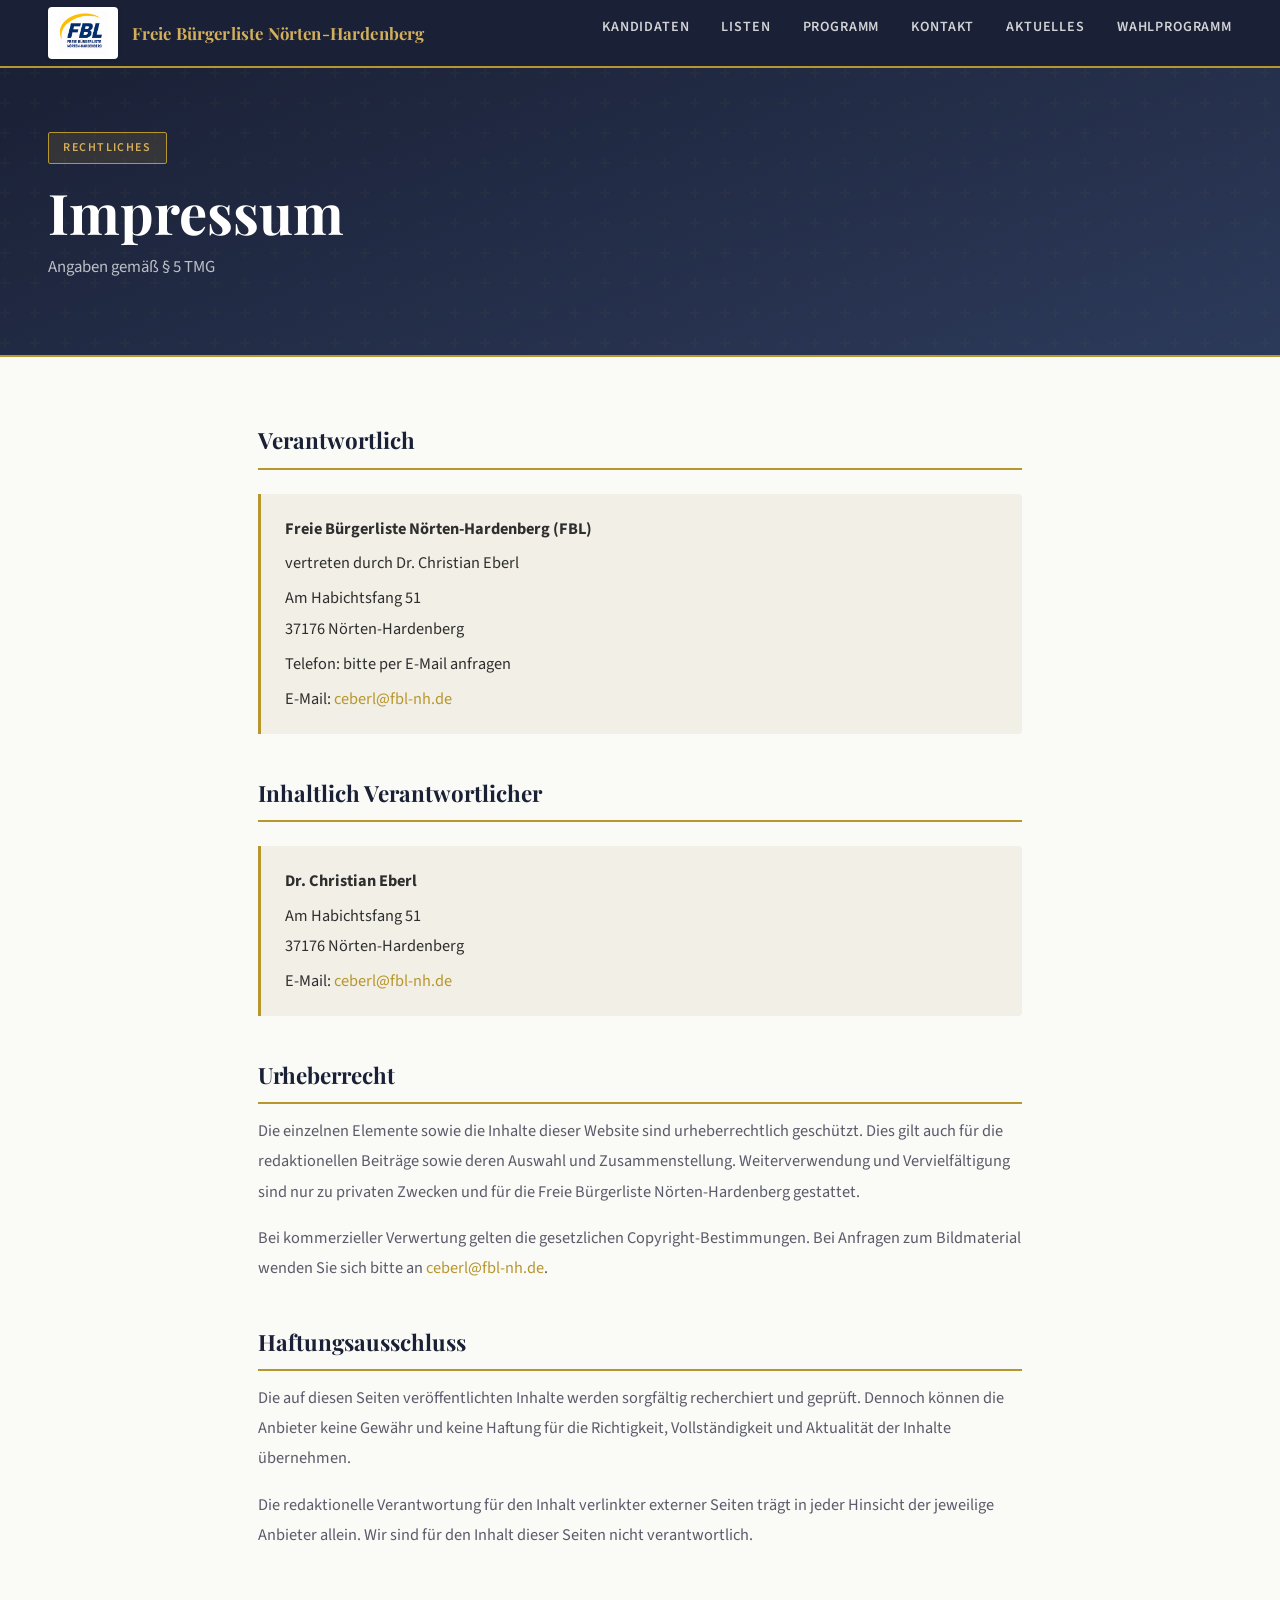
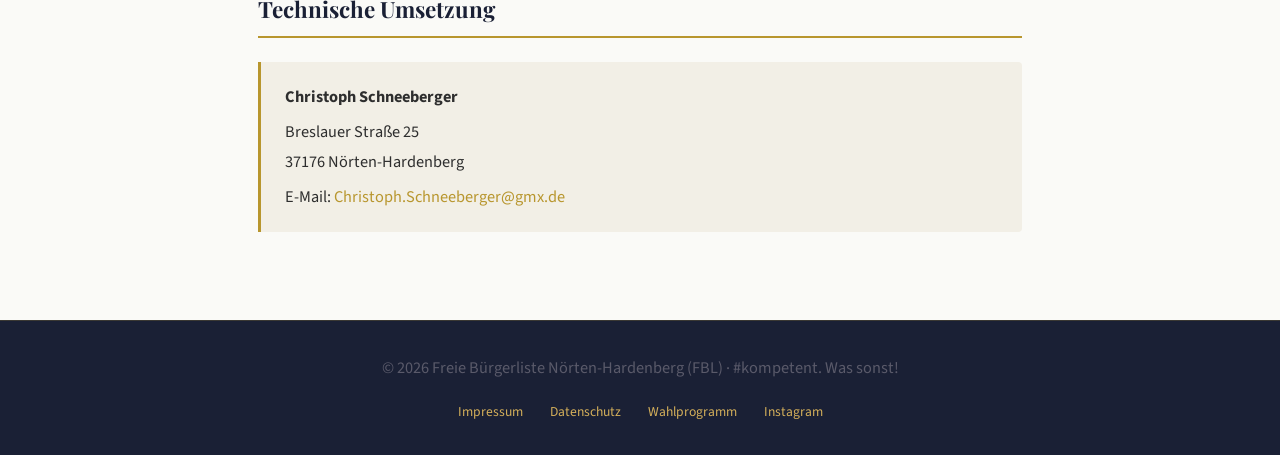
<file: impressum.html>
<!DOCTYPE html>
<html lang="de">
<head>
<meta charset="UTF-8">
<meta http-equiv="Content-Type" content="text/html; charset=UTF-8">
<meta http-equiv="X-UA-Compatible" content="IE=edge">
<meta name="viewport" content="width=device-width, initial-scale=1.0">
<meta name="robots" content="index, follow">
<link rel="preconnect" href="https://fonts.googleapis.com">
<link href="https://fonts.googleapis.com/css2?family=Playfair+Display:wght@400;600;700&family=Source+Sans+3:wght@300;400;600&display=swap" rel="stylesheet">
<style>
  *, *::before, *::after { box-sizing: border-box; margin: 0; padding: 0; }
  :root {
    --gold: #B8962E; --gold-light: #D4AF5A; --gold-pale: #F5EDD8;
    --dark: #1A2035; --mid: #2C3A5A; --text: #2E2E2E;
    --text-muted: #5A5A6A; --bg: #FAFAF7; --bg-section: #F2EFE6;
    --white: #FFFFFF; --border: rgba(184,150,46,0.25);
  }
  html { scroll-behavior: smooth; }
  body { font-family: "Source Sans 3", sans-serif; color: var(--text); background: var(--bg); line-height: 1.7; }

  /* NAV */
  nav {
    position: sticky; top: 0; z-index: 100; background: var(--dark);
    display: flex; align-items: center; justify-content: space-between;
    padding: 0 3rem; height: 68px; border-bottom: 2px solid var(--gold);
  }
  .nav-logo {
    display: flex;
    align-items: center;
    text-decoration: none;
    flex-shrink: 0;
    height: 100%;
    padding: 7px 0;
  }
  .nav-logo img {
    height: 100%;
    width: auto;
    max-height: 54px;
    background: #FFFFFF;
    padding: 4px 10px;
    border-radius: 4px;
    box-shadow: 0 1px 4px rgba(0,0,0,0.15);
    display: block;
  }
  .nav-logo-text {
    font-family: "Playfair Display", serif;
    font-size: 1.05rem;
    font-weight: 700;
    color: var(--gold-light);
    margin-left: 14px;
    white-space: nowrap;
    letter-spacing: 0.01em;
  }
  .nav-links { display: flex; gap: 2rem; list-style: none; }
  .nav-links a {
    color: rgba(255,255,255,0.8); text-decoration: none; font-size: 0.88rem;
    font-weight: 600; letter-spacing: 0.06em; text-transform: uppercase; transition: color 0.2s;
  }
  .nav-links a:hover, .nav-links a.active { color: var(--gold-light); }
  .nav-toggle {
    display: none; flex-direction: column; justify-content: center;
    gap: 5px; background: none; border: none; cursor: pointer; padding: 6px;
  }
  .nav-toggle span { display: block; width: 24px; height: 2px; background: var(--gold-light); border-radius: 2px; transition: transform 0.3s, opacity 0.3s; }
  .nav-toggle.open span:nth-child(1) { transform: translateY(7px) rotate(45deg); }
  .nav-toggle.open span:nth-child(2) { opacity: 0; }
  .nav-toggle.open span:nth-child(3) { transform: translateY(-7px) rotate(-45deg); }
  .nav-mobile {
    display: none; position: fixed; top: 70px; left: 0; right: 0;
    background: var(--dark); border-top: 1px solid rgba(184,150,46,0.3);
    border-bottom: 2px solid var(--gold); z-index: 99; padding: 1rem 0;
  }
  .nav-mobile.open { display: block; }
  .nav-mobile li { list-style: none; border-bottom: 1px solid rgba(255,255,255,0.06); }
  .nav-mobile li:last-child { border-bottom: none; }
  .nav-mobile a {
    display: block; padding: 0.9rem 2rem; color: rgba(255,255,255,0.85);
    text-decoration: none; font-size: 0.95rem; font-weight: 600;
    letter-spacing: 0.06em; text-transform: uppercase; transition: color 0.2s, background 0.2s;
  }
  .nav-mobile a:hover { color: var(--gold-light); background: rgba(255,255,255,0.04); }

  /* PAGE HEADER */
  .page-header {
    background: linear-gradient(160deg, var(--dark) 0%, var(--mid) 100%);
    padding: 4rem 3rem 3.5rem;
    border-bottom: 2px solid var(--gold);
    position: relative; overflow: hidden;
  }
  .page-header::before {
    content: ""; position: absolute; inset: 0;
    background: url("data:image/svg+xml,%3Csvg width='60' height='60' viewBox='0 0 60 60' xmlns='http://www.w3.org/2000/svg'%3E%3Cg fill='%23B8962E' fill-opacity='0.04'%3E%3Cpath d='M36 34v-4h-2v4h-4v2h4v4h2v-4h4v-2h-4zm0-30V0h-2v4h-4v2h4v4h2V6h4V4h-4zM6 34v-4H4v4H0v2h4v4h2v-4h4v-2H6zM6 4V0H4v4H0v2h4v4h2V6h4V4H6z'/%3E%3C/g%3E%3C/svg%3E") repeat;
  }
  .page-header-inner { position: relative; max-width: 800px; }
  .page-badge {
    display: inline-block; background: rgba(184,150,46,0.15);
    border: 1px solid var(--gold); color: var(--gold-light);
    font-size: 0.75rem; font-weight: 600; letter-spacing: 0.12em;
    text-transform: uppercase; padding: 0.3rem 0.9rem; border-radius: 2px; margin-bottom: 1rem;
  }
  .page-header h1 {
    font-family: "Playfair Display", serif; font-size: clamp(2rem, 5vw, 3.5rem);
    color: var(--white); font-weight: 700; line-height: 1.15; margin-bottom: 0.5rem;
  }
  .page-header h1 span { color: var(--gold-light); }
  .page-subtitle { color: rgba(255,255,255,0.7); font-size: 1.05rem; }

  /* CONTENT */
  .content-wrap { max-width: 860px; margin: 0 auto; padding: 4rem 3rem; }

  .section-title {
    font-family: "Playfair Display", serif; font-size: 1.4rem;
    color: var(--dark); font-weight: 700; margin: 2.5rem 0 0.75rem;
    padding-bottom: 0.5rem; border-bottom: 2px solid var(--gold);
  }
  .section-title:first-child { margin-top: 0; }

  p { color: var(--text-muted); line-height: 1.85; margin-bottom: 1rem; font-size: 1.02rem; }
  p strong { color: var(--text); }
  ul { margin: 0.5rem 0 1rem 1.5rem; }
  ul li { color: var(--text-muted); margin-bottom: 0.4rem; font-size: 1.02rem; line-height: 1.75; }
  a { color: var(--gold); text-decoration: none; }
  a:hover { text-decoration: underline; }

  /* Info Box */
  .info-box {
    background: var(--bg-section); border-left: 3px solid var(--gold);
    padding: 1.25rem 1.5rem; border-radius: 0 4px 4px 0;
    margin: 1.5rem 0; font-size: 0.98rem;
  }
  .info-box p { margin-bottom: 0.3rem; color: var(--text); }
  .info-box p:last-child { margin-bottom: 0; }

  /* Warning Box */
  .warn-box {
    background: #FEF9EC; border-left: 3px solid var(--gold);
    padding: 1rem 1.5rem; border-radius: 0 4px 4px 0; margin: 1.5rem 0;
  }
  .warn-box p { color: #5a4a00; margin: 0; font-size: 0.95rem; }

  /* Programm specific */
  .prog-section {
    background: var(--white); border: 1px solid var(--border);
    border-radius: 4px; padding: 1.75rem 2rem; margin-bottom: 1.5rem;
  }
  .prog-num {
    display: inline-block; background: var(--gold); color: var(--dark);
    font-weight: 700; font-size: 0.85rem; padding: 0.2rem 0.6rem;
    border-radius: 2px; margin-bottom: 0.75rem;
  }
  .prog-title {
    font-family: "Playfair Display", serif; font-size: 1.25rem;
    color: var(--dark); font-weight: 700; margin-bottom: 1rem;
  }
  .prog-section p { margin-bottom: 0.75rem; }
  .prog-section p:last-child { margin-bottom: 0; }

  /* FOOTER */
  footer {
    background: var(--dark); color: rgba(255,255,255,0.6);
    text-align: center; padding: 2rem 3rem; font-size: 0.85rem;
    border-top: 1px solid rgba(184,150,46,0.2);
  }
  footer a { color: var(--gold-light); text-decoration: none; margin: 0 0.75rem; }
  footer a:hover { text-decoration: underline; }
  .footer-links { margin-top: 0.5rem; }

  /* RESPONSIVE */
  @media (max-width: 768px) {
    .nav-logo-text { display: none; }
    nav { padding: 0 1.2rem; height: 60px; }
    .nav-links { display: none; }
    .nav-toggle { display: flex; }
    .nav-mobile { top: 62px; }
    .page-header { padding: 3rem 1.5rem 2.5rem; }
    .content-wrap { padding: 2.5rem 1.5rem; }
  }
  @media (max-width: 480px) {
    nav { padding: 0 1rem; height: 56px; }
    .nav-logo img { max-height: 42px; }
    .nav-mobile { top: 58px; }
    .page-header { padding: 2.5rem 1rem 2rem; }
    .content-wrap { padding: 2rem 1rem; }
    .prog-section { padding: 1.25rem 1rem; }
    footer { padding: 1.5rem 1rem; }
    .footer-links { display: flex; flex-direction: column; gap: 0.4rem; }
    footer a { margin: 0; }
  }
  @media (hover: none) { }
</style>
</head>
<body>
<title>Impressum | FBL Nörten-Hardenberg</title>
<meta name="description" content="Impressum der Freien Bürgerliste Nörten-Hardenberg (FBL).">
<nav>
  <a href="index.html" class="nav-logo"><img src="Bilder/fbl_logo.png" alt="FBL Logo"><span class="nav-logo-text">Freie Bürgerliste Nörten-Hardenberg</span></a>
  <ul class="nav-links">
    <li><a href="index.html#kandidaten">Kandidaten</a></li>
    <li><a href="index.html#wahllisten">Listen</a></li>
    <li><a href="index.html#programm">Programm</a></li>
    <li><a href="index.html#kontakt">Kontakt</a></li>
    <li><a href="aktuelles.html">Aktuelles</a></li>
    <li><a href="wahlprogramm.html" >Wahlprogramm</a></li>
  </ul>
  <button class="nav-toggle" id="navToggle" aria-label="Menü öffnen">
    <span></span><span></span><span></span>
  </button>
</nav>
<ul class="nav-mobile" id="navMobile">
  <li><a href="index.html#kandidaten" class="nav-mobile-link">Kandidaten</a></li>
  <li><a href="index.html#wahllisten" class="nav-mobile-link">Listen</a></li>
  <li><a href="index.html#programm" class="nav-mobile-link">Programm</a></li>
  <li><a href="index.html#kontakt" class="nav-mobile-link">Kontakt</a></li>
  <li><a href="aktuelles.html" class="nav-mobile-link">Aktuelles</a></li>
  <li><a href="wahlprogramm.html" class="nav-mobile-link">Wahlprogramm</a></li>
</ul>

<div class="page-header">
  <div class="page-header-inner">
    <div class="page-badge">Rechtliches</div>
    <h1>Impressum</h1>
    <p class="page-subtitle">Angaben gemäß § 5 TMG</p>
  </div>
</div>

<div class="content-wrap">

  <h2 class="section-title">Verantwortlich</h2>
  <div class="info-box">
    <p><strong>Freie Bürgerliste Nörten-Hardenberg (FBL)</strong></p>
    <p>vertreten durch Dr. Christian Eberl</p>
    <p>Am Habichtsfang 51<br>37176 Nörten-Hardenberg</p>
    <p>Telefon: bitte per E-Mail anfragen</p>
    <p>E-Mail: <a href="mailto:ceberl@fbl-nh.de">ceberl@fbl-nh.de</a></p>
  </div>

  <h2 class="section-title">Inhaltlich Verantwortlicher</h2>
  <div class="info-box">
    <p><strong>Dr. Christian Eberl</strong></p>
    <p>Am Habichtsfang 51<br>37176 Nörten-Hardenberg</p>
    <p>E-Mail: <a href="mailto:ceberl@fbl-nh.de">ceberl@fbl-nh.de</a></p>
  </div>

  <h2 class="section-title">Urheberrecht</h2>
  <p>Die einzelnen Elemente sowie die Inhalte dieser Website sind urheberrechtlich geschützt.
  Dies gilt auch für die redaktionellen Beiträge sowie deren Auswahl und Zusammenstellung.
  Weiterverwendung und Vervielfältigung sind nur zu privaten Zwecken und für die
  Freie Bürgerliste Nörten-Hardenberg gestattet.</p>
  <p>Bei kommerzieller Verwertung gelten die gesetzlichen Copyright-Bestimmungen.
  Bei Anfragen zum Bildmaterial wenden Sie sich bitte an
  <a href="mailto:ceberl@fbl-nh.de">ceberl@fbl-nh.de</a>.</p>

  <h2 class="section-title">Haftungsausschluss</h2>
  <p>Die auf diesen Seiten veröffentlichten Inhalte werden sorgfältig recherchiert und geprüft.
  Dennoch können die Anbieter keine Gewähr und keine Haftung für die Richtigkeit,
  Vollständigkeit und Aktualität der Inhalte übernehmen.</p>
  <p>Die redaktionelle Verantwortung für den Inhalt verlinkter externer Seiten trägt
  in jeder Hinsicht der jeweilige Anbieter allein. Wir sind für den Inhalt
  dieser Seiten nicht verantwortlich.</p>

  <h2 class="section-title">Technische Umsetzung</h2>
  <div class="info-box">
    <p><strong>Christoph Schneeberger</strong></p>
    <p>Breslauer Straße 25<br>37176 Nörten-Hardenberg</p>
    <p>E-Mail: <a href="mailto:Christoph.Schneeberger@gmx.de">Christoph.Schneeberger@gmx.de</a></p>
  </div>

</div>
<footer>
  <p>© 2026 Freie Bürgerliste Nörten-Hardenberg (FBL) · #kompetent. Was sonst!</p>
  <div class="footer-links">
    <a href="impressum.html">Impressum</a>
    <a href="datenschutz.html">Datenschutz</a>
    <a href="wahlprogramm.html">Wahlprogramm</a>
      <a href="https://www.instagram.com/fbl_nh/" target="_blank" rel="noopener">Instagram</a>
  </div>
</footer><script>
  const toggle = document.getElementById('navToggle');
  const mobileMenu = document.getElementById('navMobile');
  const mobileLinks = document.querySelectorAll('.nav-mobile-link');
  toggle.addEventListener('click', () => {
    const isOpen = mobileMenu.classList.toggle('open');
    toggle.classList.toggle('open', isOpen);
    toggle.setAttribute('aria-label', isOpen ? 'Menü schließen' : 'Menü öffnen');
  });
  mobileLinks.forEach(link => link.addEventListener('click', () => {
    mobileMenu.classList.remove('open');
    toggle.classList.remove('open');
    toggle.setAttribute('aria-label', 'Menü öffnen');
  }));
  document.addEventListener('click', (e) => {
    if (!toggle.contains(e.target) && !mobileMenu.contains(e.target)) {
      mobileMenu.classList.remove('open');
      toggle.classList.remove('open');
    }
  });
</script>
</body>
</html>
</file>
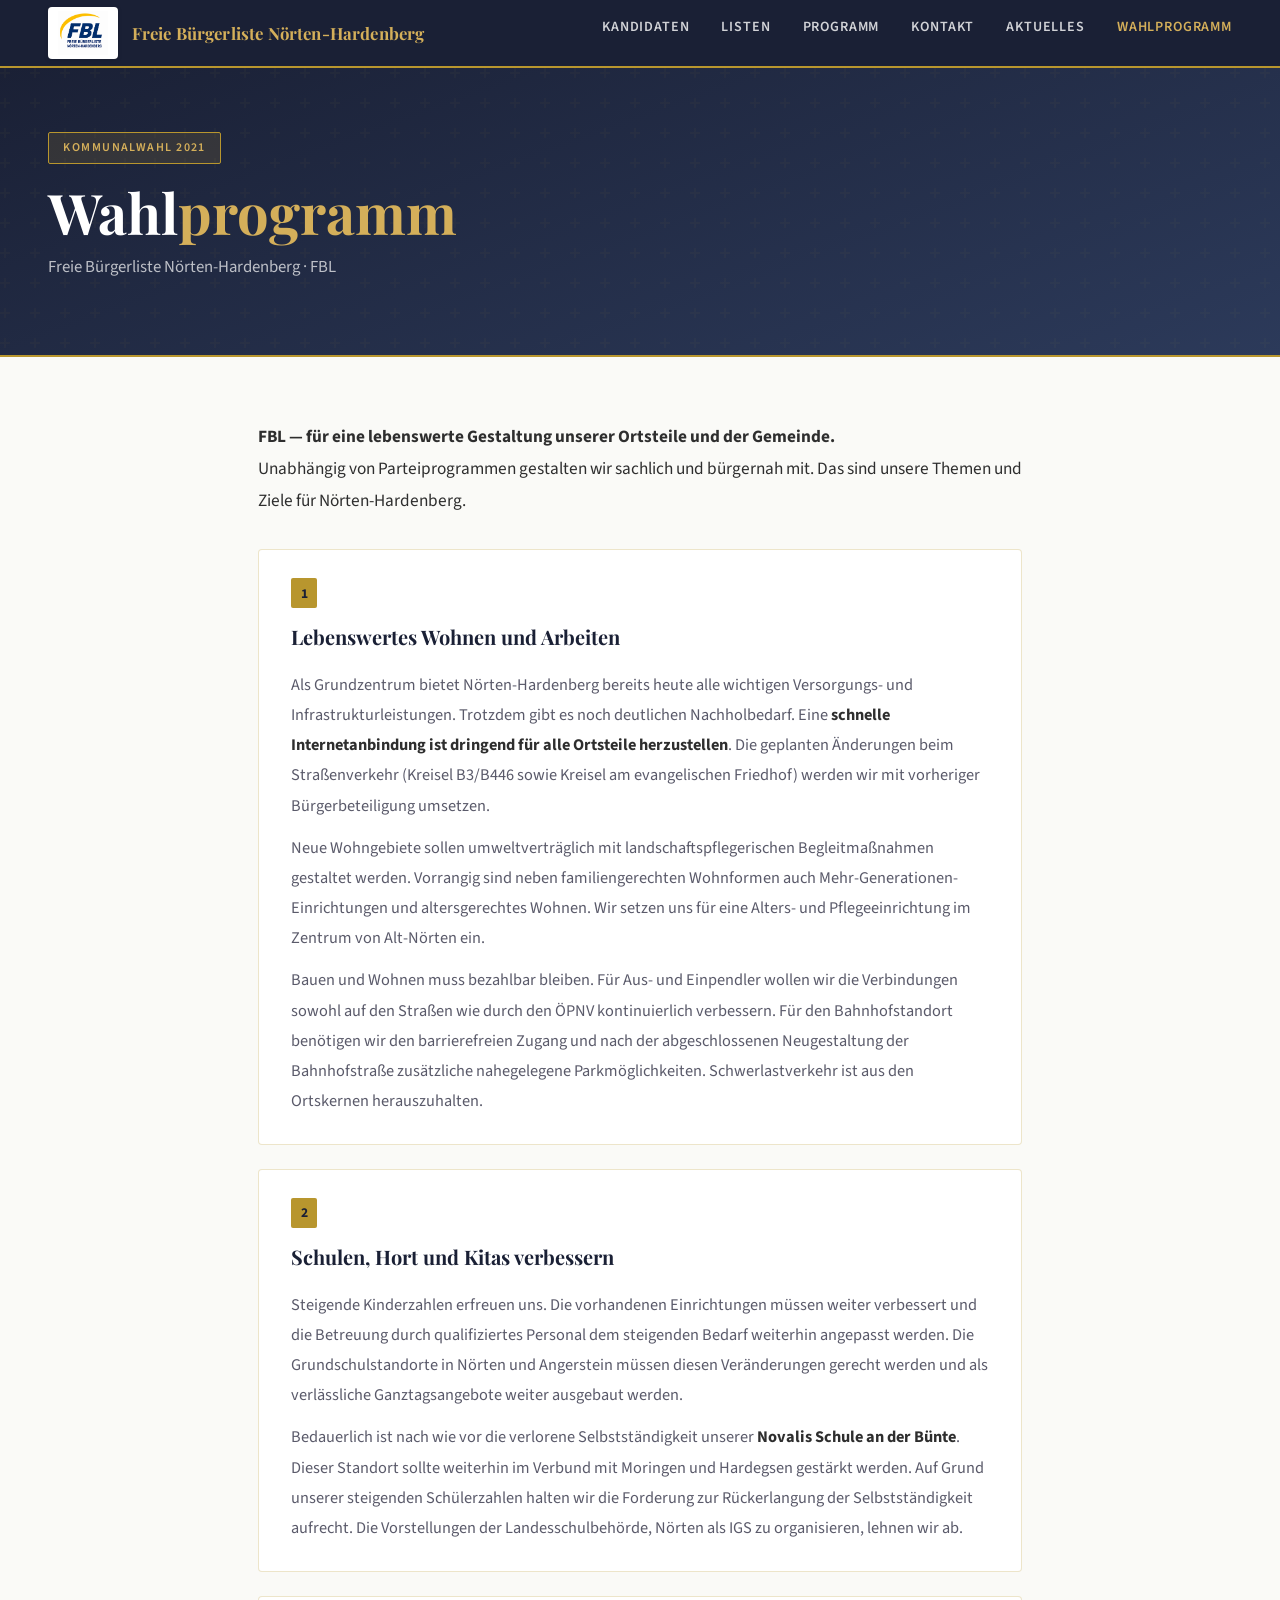
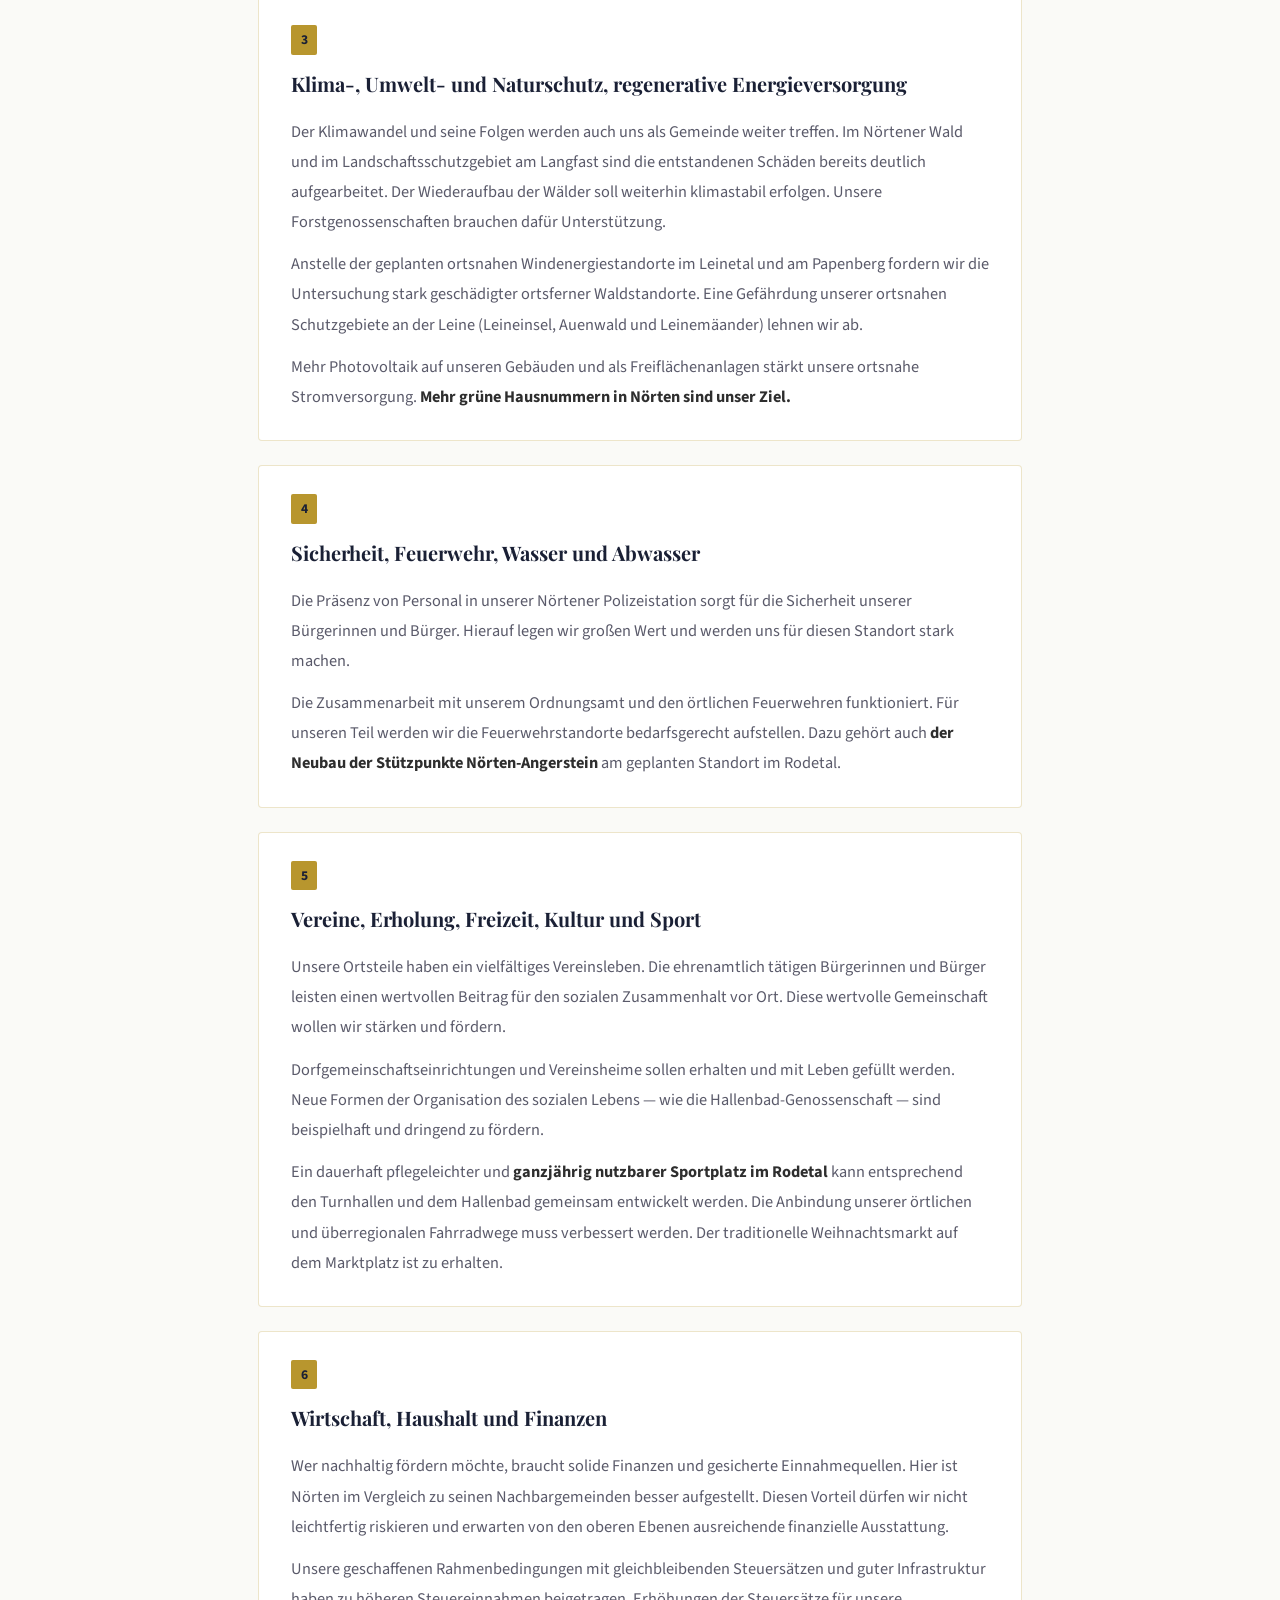
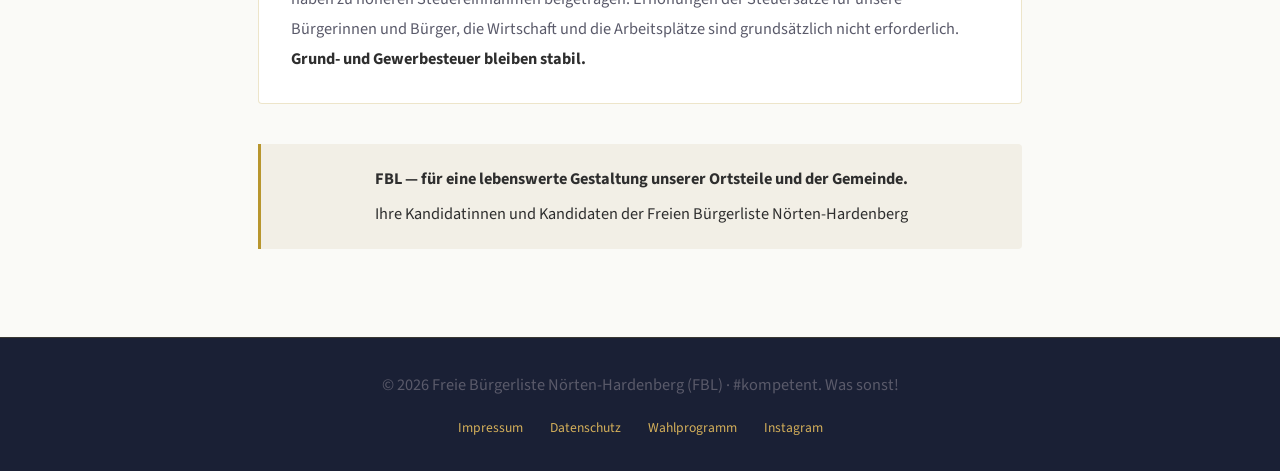
<file: wahlprogramm.html>
<!DOCTYPE html>
<html lang="de">
<head>
<meta charset="UTF-8">
<meta http-equiv="Content-Type" content="text/html; charset=UTF-8">
<meta http-equiv="X-UA-Compatible" content="IE=edge">
<meta name="viewport" content="width=device-width, initial-scale=1.0">
<meta name="robots" content="index, follow">
<link rel="preconnect" href="https://fonts.googleapis.com">
<link href="https://fonts.googleapis.com/css2?family=Playfair+Display:wght@400;600;700&family=Source+Sans+3:wght@300;400;600&display=swap" rel="stylesheet">
<style>
  *, *::before, *::after { box-sizing: border-box; margin: 0; padding: 0; }
  :root {
    --gold: #B8962E; --gold-light: #D4AF5A; --gold-pale: #F5EDD8;
    --dark: #1A2035; --mid: #2C3A5A; --text: #2E2E2E;
    --text-muted: #5A5A6A; --bg: #FAFAF7; --bg-section: #F2EFE6;
    --white: #FFFFFF; --border: rgba(184,150,46,0.25);
  }
  html { scroll-behavior: smooth; }
  body { font-family: "Source Sans 3", sans-serif; color: var(--text); background: var(--bg); line-height: 1.7; }

  /* NAV */
  nav {
    position: sticky; top: 0; z-index: 100; background: var(--dark);
    display: flex; align-items: center; justify-content: space-between;
    padding: 0 3rem; height: 68px; border-bottom: 2px solid var(--gold);
  }
  .nav-logo {
    display: flex;
    align-items: center;
    text-decoration: none;
    flex-shrink: 0;
    height: 100%;
    padding: 7px 0;
  }
  .nav-logo img {
    height: 100%;
    width: auto;
    max-height: 54px;
    background: #FFFFFF;
    padding: 4px 10px;
    border-radius: 4px;
    box-shadow: 0 1px 4px rgba(0,0,0,0.15);
    display: block;
  }
  .nav-logo-text {
    font-family: "Playfair Display", serif;
    font-size: 1.05rem;
    font-weight: 700;
    color: var(--gold-light);
    margin-left: 14px;
    white-space: nowrap;
    letter-spacing: 0.01em;
  }
  .nav-links { display: flex; gap: 2rem; list-style: none; }
  .nav-links a {
    color: rgba(255,255,255,0.8); text-decoration: none; font-size: 0.88rem;
    font-weight: 600; letter-spacing: 0.06em; text-transform: uppercase; transition: color 0.2s;
  }
  .nav-links a:hover, .nav-links a.active { color: var(--gold-light); }
  .nav-toggle {
    display: none; flex-direction: column; justify-content: center;
    gap: 5px; background: none; border: none; cursor: pointer; padding: 6px;
  }
  .nav-toggle span { display: block; width: 24px; height: 2px; background: var(--gold-light); border-radius: 2px; transition: transform 0.3s, opacity 0.3s; }
  .nav-toggle.open span:nth-child(1) { transform: translateY(7px) rotate(45deg); }
  .nav-toggle.open span:nth-child(2) { opacity: 0; }
  .nav-toggle.open span:nth-child(3) { transform: translateY(-7px) rotate(-45deg); }
  .nav-mobile {
    display: none; position: fixed; top: 70px; left: 0; right: 0;
    background: var(--dark); border-top: 1px solid rgba(184,150,46,0.3);
    border-bottom: 2px solid var(--gold); z-index: 99; padding: 1rem 0;
  }
  .nav-mobile.open { display: block; }
  .nav-mobile li { list-style: none; border-bottom: 1px solid rgba(255,255,255,0.06); }
  .nav-mobile li:last-child { border-bottom: none; }
  .nav-mobile a {
    display: block; padding: 0.9rem 2rem; color: rgba(255,255,255,0.85);
    text-decoration: none; font-size: 0.95rem; font-weight: 600;
    letter-spacing: 0.06em; text-transform: uppercase; transition: color 0.2s, background 0.2s;
  }
  .nav-mobile a:hover { color: var(--gold-light); background: rgba(255,255,255,0.04); }

  /* PAGE HEADER */
  .page-header {
    background: linear-gradient(160deg, var(--dark) 0%, var(--mid) 100%);
    padding: 4rem 3rem 3.5rem;
    border-bottom: 2px solid var(--gold);
    position: relative; overflow: hidden;
  }
  .page-header::before {
    content: ""; position: absolute; inset: 0;
    background: url("data:image/svg+xml,%3Csvg width='60' height='60' viewBox='0 0 60 60' xmlns='http://www.w3.org/2000/svg'%3E%3Cg fill='%23B8962E' fill-opacity='0.04'%3E%3Cpath d='M36 34v-4h-2v4h-4v2h4v4h2v-4h4v-2h-4zm0-30V0h-2v4h-4v2h4v4h2V6h4V4h-4zM6 34v-4H4v4H0v2h4v4h2v-4h4v-2H6zM6 4V0H4v4H0v2h4v4h2V6h4V4H6z'/%3E%3C/g%3E%3C/svg%3E") repeat;
  }
  .page-header-inner { position: relative; max-width: 800px; }
  .page-badge {
    display: inline-block; background: rgba(184,150,46,0.15);
    border: 1px solid var(--gold); color: var(--gold-light);
    font-size: 0.75rem; font-weight: 600; letter-spacing: 0.12em;
    text-transform: uppercase; padding: 0.3rem 0.9rem; border-radius: 2px; margin-bottom: 1rem;
  }
  .page-header h1 {
    font-family: "Playfair Display", serif; font-size: clamp(2rem, 5vw, 3.5rem);
    color: var(--white); font-weight: 700; line-height: 1.15; margin-bottom: 0.5rem;
  }
  .page-header h1 span { color: var(--gold-light); }
  .page-subtitle { color: rgba(255,255,255,0.7); font-size: 1.05rem; }

  /* CONTENT */
  .content-wrap { max-width: 860px; margin: 0 auto; padding: 4rem 3rem; }

  .section-title {
    font-family: "Playfair Display", serif; font-size: 1.4rem;
    color: var(--dark); font-weight: 700; margin: 2.5rem 0 0.75rem;
    padding-bottom: 0.5rem; border-bottom: 2px solid var(--gold);
  }
  .section-title:first-child { margin-top: 0; }

  p { color: var(--text-muted); line-height: 1.85; margin-bottom: 1rem; font-size: 1.02rem; }
  p strong { color: var(--text); }
  ul { margin: 0.5rem 0 1rem 1.5rem; }
  ul li { color: var(--text-muted); margin-bottom: 0.4rem; font-size: 1.02rem; line-height: 1.75; }
  a { color: var(--gold); text-decoration: none; }
  a:hover { text-decoration: underline; }

  /* Info Box */
  .info-box {
    background: var(--bg-section); border-left: 3px solid var(--gold);
    padding: 1.25rem 1.5rem; border-radius: 0 4px 4px 0;
    margin: 1.5rem 0; font-size: 0.98rem;
  }
  .info-box p { margin-bottom: 0.3rem; color: var(--text); }
  .info-box p:last-child { margin-bottom: 0; }

  /* Warning Box */
  .warn-box {
    background: #FEF9EC; border-left: 3px solid var(--gold);
    padding: 1rem 1.5rem; border-radius: 0 4px 4px 0; margin: 1.5rem 0;
  }
  .warn-box p { color: #5a4a00; margin: 0; font-size: 0.95rem; }

  /* Programm specific */
  .prog-section {
    background: var(--white); border: 1px solid var(--border);
    border-radius: 4px; padding: 1.75rem 2rem; margin-bottom: 1.5rem;
  }
  .prog-num {
    display: inline-block; background: var(--gold); color: var(--dark);
    font-weight: 700; font-size: 0.85rem; padding: 0.2rem 0.6rem;
    border-radius: 2px; margin-bottom: 0.75rem;
  }
  .prog-title {
    font-family: "Playfair Display", serif; font-size: 1.25rem;
    color: var(--dark); font-weight: 700; margin-bottom: 1rem;
  }
  .prog-section p { margin-bottom: 0.75rem; }
  .prog-section p:last-child { margin-bottom: 0; }

  /* FOOTER */
  footer {
    background: var(--dark); color: rgba(255,255,255,0.6);
    text-align: center; padding: 2rem 3rem; font-size: 0.85rem;
    border-top: 1px solid rgba(184,150,46,0.2);
  }
  footer a { color: var(--gold-light); text-decoration: none; margin: 0 0.75rem; }
  footer a:hover { text-decoration: underline; }
  .footer-links { margin-top: 0.5rem; }

  /* RESPONSIVE */
  @media (max-width: 768px) {
    .nav-logo-text { display: none; }
    nav { padding: 0 1.2rem; height: 60px; }
    .nav-links { display: none; }
    .nav-toggle { display: flex; }
    .nav-mobile { top: 62px; }
    .page-header { padding: 3rem 1.5rem 2.5rem; }
    .content-wrap { padding: 2.5rem 1.5rem; }
  }
  @media (max-width: 480px) {
    nav { padding: 0 1rem; height: 56px; }
    .nav-logo img { max-height: 42px; }
    .nav-mobile { top: 58px; }
    .page-header { padding: 2.5rem 1rem 2rem; }
    .content-wrap { padding: 2rem 1rem; }
    .prog-section { padding: 1.25rem 1rem; }
    footer { padding: 1.5rem 1rem; }
    .footer-links { display: flex; flex-direction: column; gap: 0.4rem; }
    footer a { margin: 0; }
  }
  @media (hover: none) { }
</style>
</head>
<body>
<title>Wahlprogramm FBL 2021 | FBL Nörten-Hardenberg</title>
<meta name="description" content="Wahlprogramm der Freien Bürgerliste Nörten-Hardenberg zur Kommunalwahl 2021.">
<nav>
  <a href="index.html" class="nav-logo"><img src="Bilder/fbl_logo.png" alt="FBL Logo"><span class="nav-logo-text">Freie Bürgerliste Nörten-Hardenberg</span></a>
  <ul class="nav-links">
    <li><a href="index.html#kandidaten">Kandidaten</a></li>
    <li><a href="index.html#wahllisten">Listen</a></li>
    <li><a href="index.html#programm">Programm</a></li>
    <li><a href="index.html#kontakt">Kontakt</a></li>
    <li><a href="aktuelles.html">Aktuelles</a></li>
    <li><a href="wahlprogramm.html" class="active">Wahlprogramm</a></li>
  </ul>
  <button class="nav-toggle" id="navToggle" aria-label="Menü öffnen">
    <span></span><span></span><span></span>
  </button>
</nav>
<ul class="nav-mobile" id="navMobile">
  <li><a href="index.html#kandidaten" class="nav-mobile-link">Kandidaten</a></li>
  <li><a href="index.html#wahllisten" class="nav-mobile-link">Listen</a></li>
  <li><a href="index.html#programm" class="nav-mobile-link">Programm</a></li>
  <li><a href="index.html#kontakt" class="nav-mobile-link">Kontakt</a></li>
  <li><a href="aktuelles.html" class="nav-mobile-link">Aktuelles</a></li>
  <li><a href="wahlprogramm.html" class="nav-mobile-link">Wahlprogramm</a></li>
</ul>

<div class="page-header">
  <div class="page-header-inner">
    <div class="page-badge">Kommunalwahl 2021</div>
    <h1>Wahl<span>programm</span></h1>
    <p class="page-subtitle">Freie Bürgerliste Nörten-Hardenberg · FBL</p>
  </div>
</div>

<div class="content-wrap">

  <p style="font-size:1.08rem; color: var(--text); margin-bottom: 2rem;">
    <strong>FBL — für eine lebenswerte Gestaltung unserer Ortsteile und der Gemeinde.</strong><br>
    Unabhängig von Parteiprogrammen gestalten wir sachlich und bürgernah mit.
    Das sind unsere Themen und Ziele für Nörten-Hardenberg.
  </p>

  <div class="prog-section">
    <div class="prog-num">1</div>
    <div class="prog-title">Lebenswertes Wohnen und Arbeiten</div>
    <p>Als Grundzentrum bietet Nörten-Hardenberg bereits heute alle wichtigen Versorgungs-
    und Infrastrukturleistungen. Trotzdem gibt es noch deutlichen Nachholbedarf.
    Eine <strong>schnelle Internetanbindung ist dringend für alle Ortsteile herzustellen</strong>.
    Die geplanten Änderungen beim Straßenverkehr (Kreisel B3/B446 sowie Kreisel am
    evangelischen Friedhof) werden wir mit vorheriger Bürgerbeteiligung umsetzen.</p>
    <p>Neue Wohngebiete sollen umweltverträglich mit landschaftspflegerischen Begleitmaßnahmen
    gestaltet werden. Vorrangig sind neben familiengerechten Wohnformen auch
    Mehr-Generationen-Einrichtungen und altersgerechtes Wohnen. Wir setzen uns für eine
    Alters- und Pflegeeinrichtung im Zentrum von Alt-Nörten ein.</p>
    <p>Bauen und Wohnen muss bezahlbar bleiben. Für Aus- und Einpendler wollen wir die
    Verbindungen sowohl auf den Straßen wie durch den ÖPNV kontinuierlich verbessern.
    Für den Bahnhofstandort benötigen wir den barrierefreien Zugang und nach der
    abgeschlossenen Neugestaltung der Bahnhofstraße zusätzliche nahegelegene Parkmöglichkeiten.
    Schwerlastverkehr ist aus den Ortskernen herauszuhalten.</p>
  </div>

  <div class="prog-section">
    <div class="prog-num">2</div>
    <div class="prog-title">Schulen, Hort und Kitas verbessern</div>
    <p>Steigende Kinderzahlen erfreuen uns. Die vorhandenen Einrichtungen müssen weiter
    verbessert und die Betreuung durch qualifiziertes Personal dem steigenden Bedarf
    weiterhin angepasst werden. Die Grundschulstandorte in Nörten und Angerstein müssen
    diesen Veränderungen gerecht werden und als verlässliche Ganztagsangebote weiter
    ausgebaut werden.</p>
    <p>Bedauerlich ist nach wie vor die verlorene Selbstständigkeit unserer
    <strong>Novalis Schule an der Bünte</strong>. Dieser Standort sollte weiterhin im Verbund
    mit Moringen und Hardegsen gestärkt werden. Auf Grund unserer steigenden Schülerzahlen
    halten wir die Forderung zur Rückerlangung der Selbstständigkeit aufrecht.
    Die Vorstellungen der Landesschulbehörde, Nörten als IGS zu organisieren, lehnen wir ab.</p>
  </div>

  <div class="prog-section">
    <div class="prog-num">3</div>
    <div class="prog-title">Klima-, Umwelt- und Naturschutz, regenerative Energieversorgung</div>
    <p>Der Klimawandel und seine Folgen werden auch uns als Gemeinde weiter treffen. Im
    Nörtener Wald und im Landschaftsschutzgebiet am Langfast sind die entstandenen Schäden
    bereits deutlich aufgearbeitet. Der Wiederaufbau der Wälder soll weiterhin klimastabil
    erfolgen. Unsere Forstgenossenschaften brauchen dafür Unterstützung.</p>
    <p>Anstelle der geplanten ortsnahen Windenergiestandorte im Leinetal und am Papenberg
    fordern wir die Untersuchung stark geschädigter ortsferner Waldstandorte. Eine Gefährdung
    unserer ortsnahen Schutzgebiete an der Leine (Leineinsel, Auenwald und Leinemäander)
    lehnen wir ab.</p>
    <p>Mehr Photovoltaik auf unseren Gebäuden und als Freiflächenanlagen stärkt unsere
    ortsnahe Stromversorgung. <strong>Mehr grüne Hausnummern in Nörten sind unser Ziel.</strong></p>
  </div>

  <div class="prog-section">
    <div class="prog-num">4</div>
    <div class="prog-title">Sicherheit, Feuerwehr, Wasser und Abwasser</div>
    <p>Die Präsenz von Personal in unserer Nörtener Polizeistation sorgt für die Sicherheit
    unserer Bürgerinnen und Bürger. Hierauf legen wir großen Wert und werden uns für
    diesen Standort stark machen.</p>
    <p>Die Zusammenarbeit mit unserem Ordnungsamt und den örtlichen Feuerwehren
    funktioniert. Für unseren Teil werden wir die Feuerwehrstandorte bedarfsgerecht
    aufstellen. Dazu gehört auch <strong>der Neubau der Stützpunkte Nörten-Angerstein</strong>
    am geplanten Standort im Rodetal.</p>
  </div>

  <div class="prog-section">
    <div class="prog-num">5</div>
    <div class="prog-title">Vereine, Erholung, Freizeit, Kultur und Sport</div>
    <p>Unsere Ortsteile haben ein vielfältiges Vereinsleben. Die ehrenamtlich tätigen
    Bürgerinnen und Bürger leisten einen wertvollen Beitrag für den sozialen Zusammenhalt
    vor Ort. Diese wertvolle Gemeinschaft wollen wir stärken und fördern.</p>
    <p>Dorfgemeinschaftseinrichtungen und Vereinsheime sollen erhalten und mit Leben gefüllt
    werden. Neue Formen der Organisation des sozialen Lebens — wie die Hallenbad-Genossenschaft —
    sind beispielhaft und dringend zu fördern.</p>
    <p>Ein dauerhaft pflegeleichter und <strong>ganzjährig nutzbarer Sportplatz im Rodetal</strong>
    kann entsprechend den Turnhallen und dem Hallenbad gemeinsam entwickelt werden.
    Die Anbindung unserer örtlichen und überregionalen Fahrradwege muss verbessert werden.
    Der traditionelle Weihnachtsmarkt auf dem Marktplatz ist zu erhalten.</p>
  </div>

  <div class="prog-section">
    <div class="prog-num">6</div>
    <div class="prog-title">Wirtschaft, Haushalt und Finanzen</div>
    <p>Wer nachhaltig fördern möchte, braucht solide Finanzen und gesicherte Einnahmequellen.
    Hier ist Nörten im Vergleich zu seinen Nachbargemeinden besser aufgestellt. Diesen Vorteil
    dürfen wir nicht leichtfertig riskieren und erwarten von den oberen Ebenen ausreichende
    finanzielle Ausstattung.</p>
    <p>Unsere geschaffenen Rahmenbedingungen mit gleichbleibenden Steuersätzen und guter
    Infrastruktur haben zu höheren Steuereinnahmen beigetragen. Erhöhungen der Steuersätze
    für unsere Bürgerinnen und Bürger, die Wirtschaft und die Arbeitsplätze sind grundsätzlich
    nicht erforderlich. <strong>Grund- und Gewerbesteuer bleiben stabil.</strong></p>
  </div>

  <div class="info-box" style="margin-top: 2.5rem; text-align: center;">
    <p><strong>FBL — für eine lebenswerte Gestaltung unserer Ortsteile und der Gemeinde.</strong></p>
    <p>Ihre Kandidatinnen und Kandidaten der Freien Bürgerliste Nörten-Hardenberg</p>
  </div>

</div>
</div>

<footer>
  <p>© 2026 Freie Bürgerliste Nörten-Hardenberg (FBL) · #kompetent. Was sonst!</p>
  <div class="footer-links">
    <a href="impressum.html">Impressum</a>
    <a href="datenschutz.html">Datenschutz</a>
    <a href="wahlprogramm.html">Wahlprogramm</a>
      <a href="https://www.instagram.com/fbl_nh/" target="_blank" rel="noopener">Instagram</a>
  </div>
</footer>

<script>
  const toggle = document.getElementById('navToggle');
  const mobileMenu = document.getElementById('navMobile');
  const mobileLinks = document.querySelectorAll('.nav-mobile-link');
  toggle.addEventListener('click', () => {
    const isOpen = mobileMenu.classList.toggle('open');
    toggle.classList.toggle('open', isOpen);
    toggle.setAttribute('aria-label', isOpen ? 'Menü schließen' : 'Menü öffnen');
  });
  mobileLinks.forEach(link => link.addEventListener('click', () => {
    mobileMenu.classList.remove('open');
    toggle.classList.remove('open');
    toggle.setAttribute('aria-label', 'Menü öffnen');
  }));
  document.addEventListener('click', (e) => {
    if (!toggle.contains(e.target) && !mobileMenu.contains(e.target)) {
      mobileMenu.classList.remove('open');
      toggle.classList.remove('open');
    }
  });
</script>

</body>
</html>
</file>
<file: fonts.css>
/* FBL Nörten-Hardenberg – lokal gehostete Schriften
   Playfair Display (v40) & Source Sans 3, SIL Open Font License 1.1
   Variable Fonts: eine Datei deckt alle Schnitte ab.
   Keine Verbindung zu Google-Servern. */


@font-face {
  font-family: 'Playfair Display';
  font-style: normal;
  font-weight: 400 900;
  font-display: swap;
  src: url(fonts/playfair-display-latin.woff2) format('woff2');
  unicode-range: U+0000-00FF, U+0131, U+0152-0153, U+02BB-02BC, U+02C6, U+02DA, U+02DC, U+0304, U+0308, U+0329, U+2000-206F, U+20AC, U+2122, U+2191, U+2193, U+2212, U+2215, U+FEFF, U+FFFD;
}

@font-face {
  font-family: 'Playfair Display';
  font-style: normal;
  font-weight: 400 900;
  font-display: swap;
  src: url(fonts/playfair-display-latin-ext.woff2) format('woff2');
  unicode-range: U+0100-02BA, U+02BD-02C5, U+02C7-02CC, U+02CE-02D7, U+02DD-02FF, U+0304, U+0308, U+0329, U+1D00-1DBF, U+1E00-1E9F, U+1EF2-1EFF, U+2020, U+20A0-20AB, U+20AD-20C0, U+2113, U+2C60-2C7F, U+A720-A7FF;
}

@font-face {
  font-family: 'Source Sans 3';
  font-style: normal;
  font-weight: 200 900;
  font-display: swap;
  src: url(fonts/source-sans-3-latin.woff2) format('woff2');
  unicode-range: U+0000-00FF, U+0131, U+0152-0153, U+02BB-02BC, U+02C6, U+02DA, U+02DC, U+0304, U+0308, U+0329, U+2000-206F, U+20AC, U+2122, U+2191, U+2193, U+2212, U+2215, U+FEFF, U+FFFD;
}

@font-face {
  font-family: 'Source Sans 3';
  font-style: normal;
  font-weight: 200 900;
  font-display: swap;
  src: url(fonts/source-sans-3-latin-ext.woff2) format('woff2');
  unicode-range: U+0100-02BA, U+02BD-02C5, U+02C7-02CC, U+02CE-02D7, U+02DD-02FF, U+0304, U+0308, U+0329, U+1D00-1DBF, U+1E00-1E9F, U+1EF2-1EFF, U+2020, U+20A0-20AB, U+20AD-20C0, U+2113, U+2C60-2C7F, U+A720-A7FF;
}
</file>
